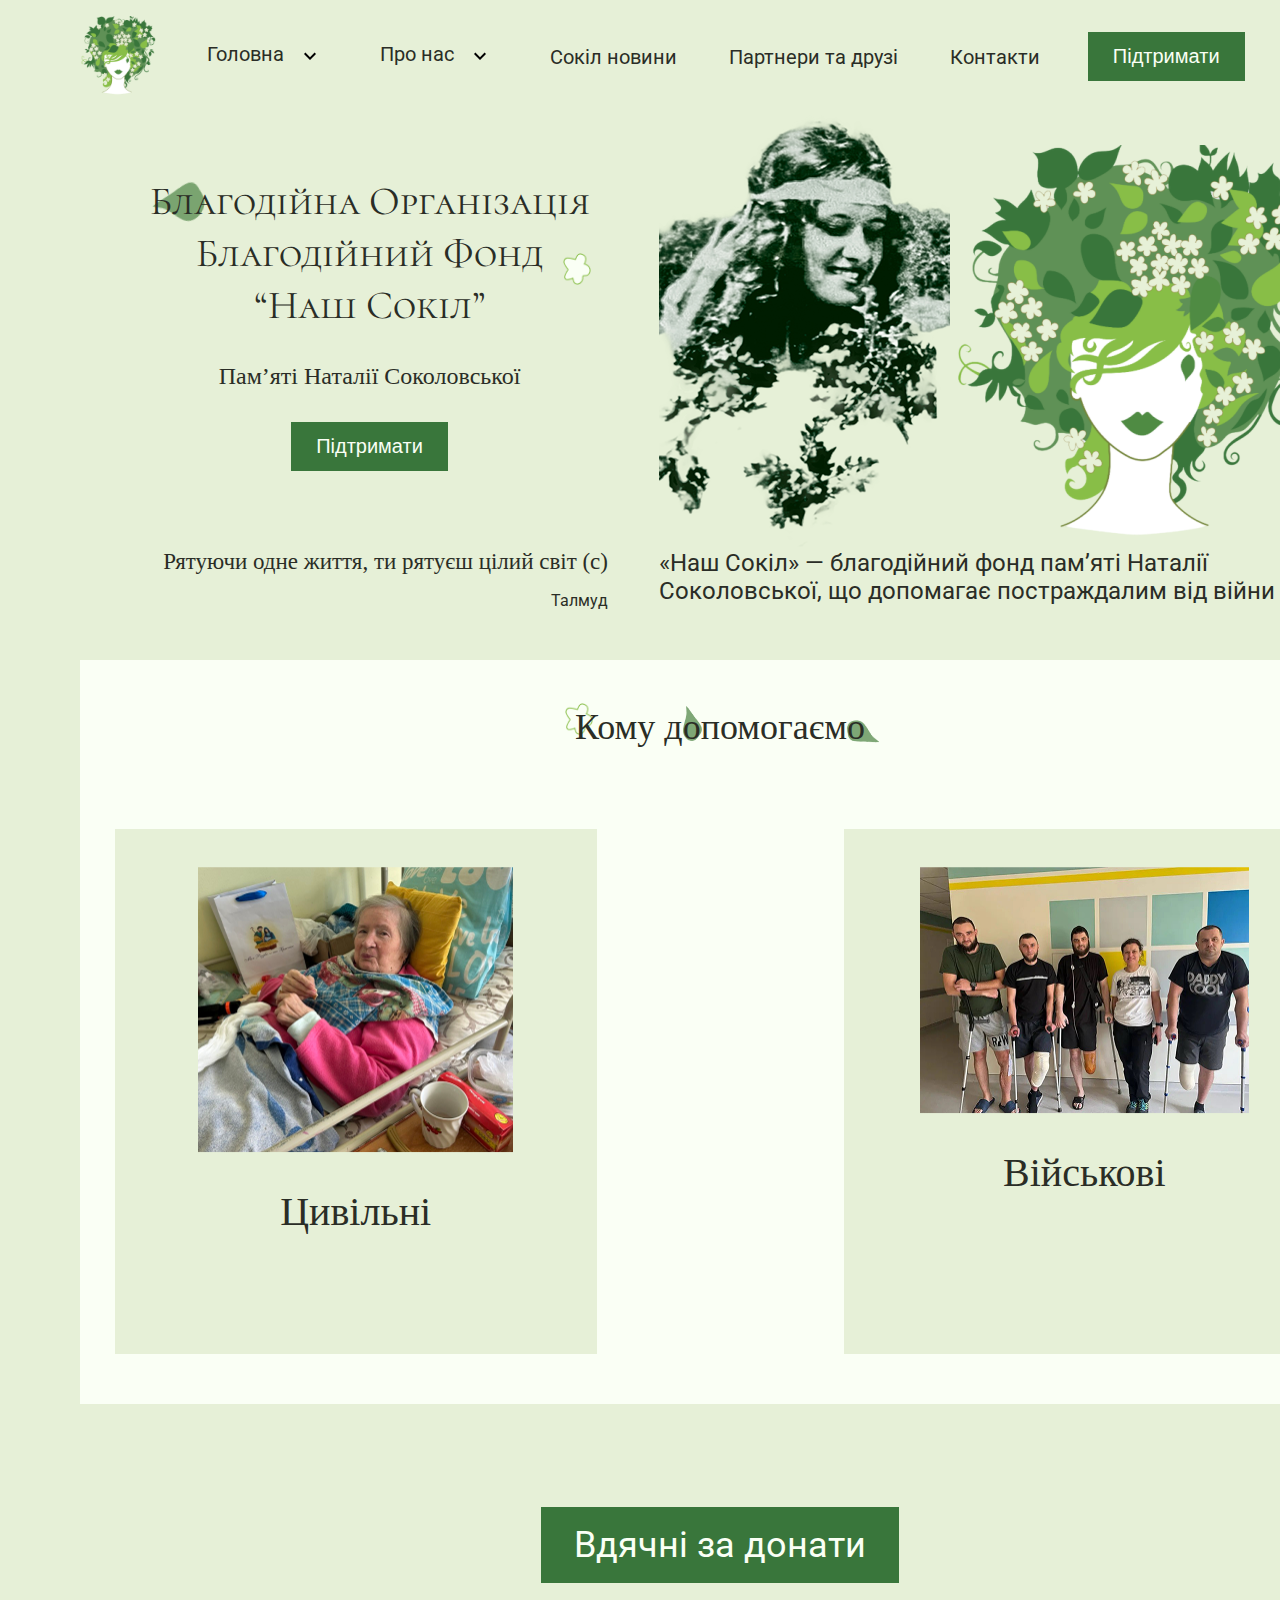
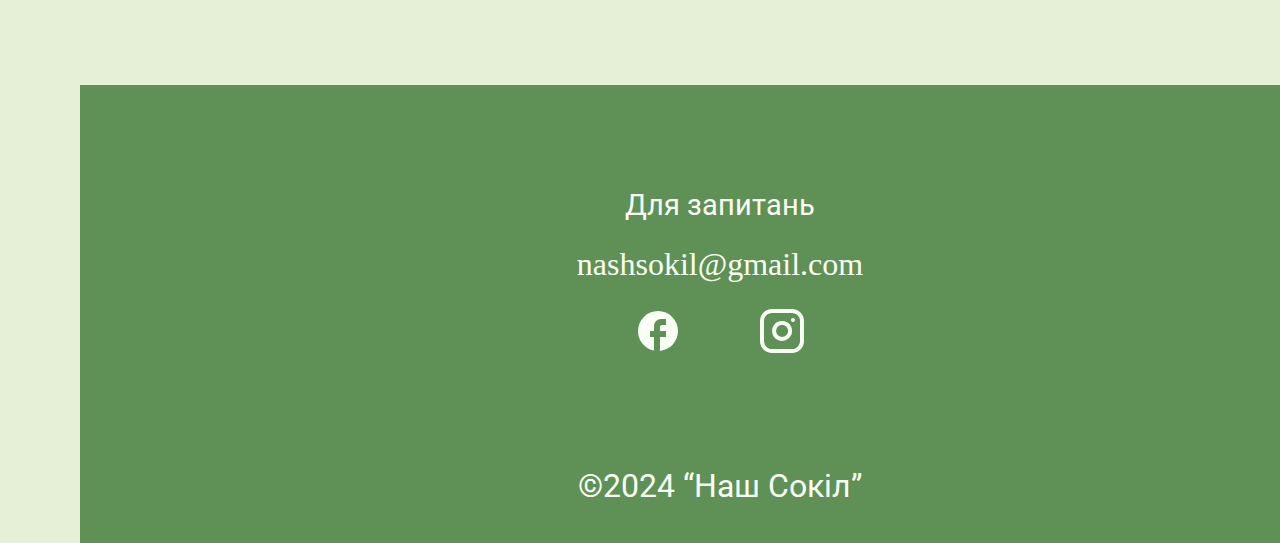
<file: index.html>
<!DOCTYPE html>
<html lang="en">
  <head>
    <meta charset="UTF-8" />
    <meta name="viewport" content="width=device-width, initial-scale=1.0" />
    <title>Document</title>
    <link rel="preconnect" href="https://fonts.googleapis.com" />
    <link rel="preconnect" href="https://fonts.gstatic.com" crossorigin />
    <link rel="preconnect" href="https://fonts.googleapis.com" />
    <link rel="preconnect" href="https://fonts.gstatic.com" crossorigin />
    <link rel="preconnect" href="https://fonts.googleapis.com" />
    <link rel="preconnect" href="https://fonts.gstatic.com" crossorigin />
    <link rel="preconnect" href="https://fonts.googleapis.com" />
    <link rel="preconnect" href="https://fonts.gstatic.com" crossorigin />
    <link
      href="https://fonts.googleapis.com/css2?family=Cormorant+Unicase:wght@300;400;500;600;700&family=Roboto:ital,wght@0,100..900;1,100..900&family=Tinos:ital,wght@0,400;0,700;1,400;1,700&display=swap"
      rel="stylesheet"
    />
    <link rel="stylesheet" href="./css/style.css" />
  </head>
  <body>
    <div class="container">
      <header class="header">
        <img src="./pictures/logo.png" alt="logotype" class="header__logo" />
        <ul class="header__list">
          <li class="header__item">
            <p class="header__text">Головна</p>
            <button class="header__select">
              <svg class="header__svg">
                <use href="./pictures/symbol-defs.svg#icon-arrow-down" />
              </svg>
            </button>
          </li>
          <li class="header__item">
            <p class="header__text">Про нас</p>
            <button class="header__select">
              <svg class="header__svg">
                <use href="./pictures/symbol-defs.svg#icon-arrow-down" />
              </svg>
            </button>
          </li>
          <li class="header__item">
            <p class="header__text">Сокіл новини</p>
          </li>
          <li class="header__item">
            <p class="header__text">Партнери та друзі</p>
          </li>
          <li class="header__item">
            <p class="header__text">Контакти</p>
          </li>
        </ul>
        <button class="suport__button">Підтримати</button>
        <div class="header__box">
          <img src="./pictures/ukraine.png" alt="" class="header__country" />
          <button class="header__select">
            <svg class="header__svg">
              <use href="./pictures/symbol-defs.svg#icon-arrow-down" />
            </svg>
          </button>
        </div>
      </header>
      <div class="hero">
        <div class="hero__first">
          <h1 class="hero__title">
            Благодійна Організація Благодійний Фонд<br />
            “Наш Сокіл”
          </h1>
          <img src="./pictures/leaf.png" alt="" class="hero__leaf" />
          <img src="./pictures/flower.png" alt="" class="hero__flower" />
          <h4 class="hero__subtitle">Пам’яті Наталії Соколовської</h4>
          <button class="suport__button">Підтримати</button>
        </div>
        <div class="hero__second">
          <img src="./pictures/hero-picture.png" alt="" class="hero__woman" />
          <img src="./pictures/logo.png" alt="" class="hero__logo" />
        </div>
        <div class="hero__third">
          <div class="hero__box">
            <h5 class="hero__qoute">
              Рятуючи одне життя, ти рятуєш цілий світ (с)
            </h5>
            <h6 class="hero__signature">Талмуд</h6>
          </div>
          <h6 class="hero__description">
            «Наш Сокіл» — благодійний фонд пам’яті Наталії <br />Соколовської,
            що допомагає постраждалим від війни
          </h6>
        </div>
      </div>
      <div class="help">
        <img src="./pictures/flower.png" alt="" class="help__flower" />
        <img src="./pictures/leaf.png" alt="" class="help__leaf_one" />
        <img src="./pictures/leaf.png" alt="" class="help__leaf_two" />
        <h4 class="help__title">Кому допомогаємо</h4>
        <ul class="help__list">
          <li class="help__item">
            <img src="./pictures/grandma.png" alt="" class="help__photo_one" />
            <a href="" class="help__discription">Цивільні</a>
          </li>
          <li class="help__item">
            <img src="./pictures/military.png" alt="" class="help__photo_two" />
            <a href="" class="help__discription">Військові</a>
          </li>
        </ul>
      </div>
      <div class="thanks">
        <button type="button" class="thanks__button">Вдячні за донати</button>
      </div>
      <footer class="footer">
        <h2 class="footer__answer">Для запитань</h2>
        <p class="footer__mail">nashsokil@gmail.com</p>
        <ul class="footer__list">
          <li class="footer__item">
            <svg class="footer__svg">
              <use href="./pictures/symbol-defs.svg#icon-facebook" />
            </svg>
          </li>
          <li class="footer__item">
            <svg class="footer__svg">
              <use href="./pictures/symbol-defs.svg#icon-instagram" />
            </svg>
          </li>
        </ul>

        <p class="footer__end">©2024 “Наш Сокіл”</p>
      </footer>
    </div>
  </body>
</html>
</file>
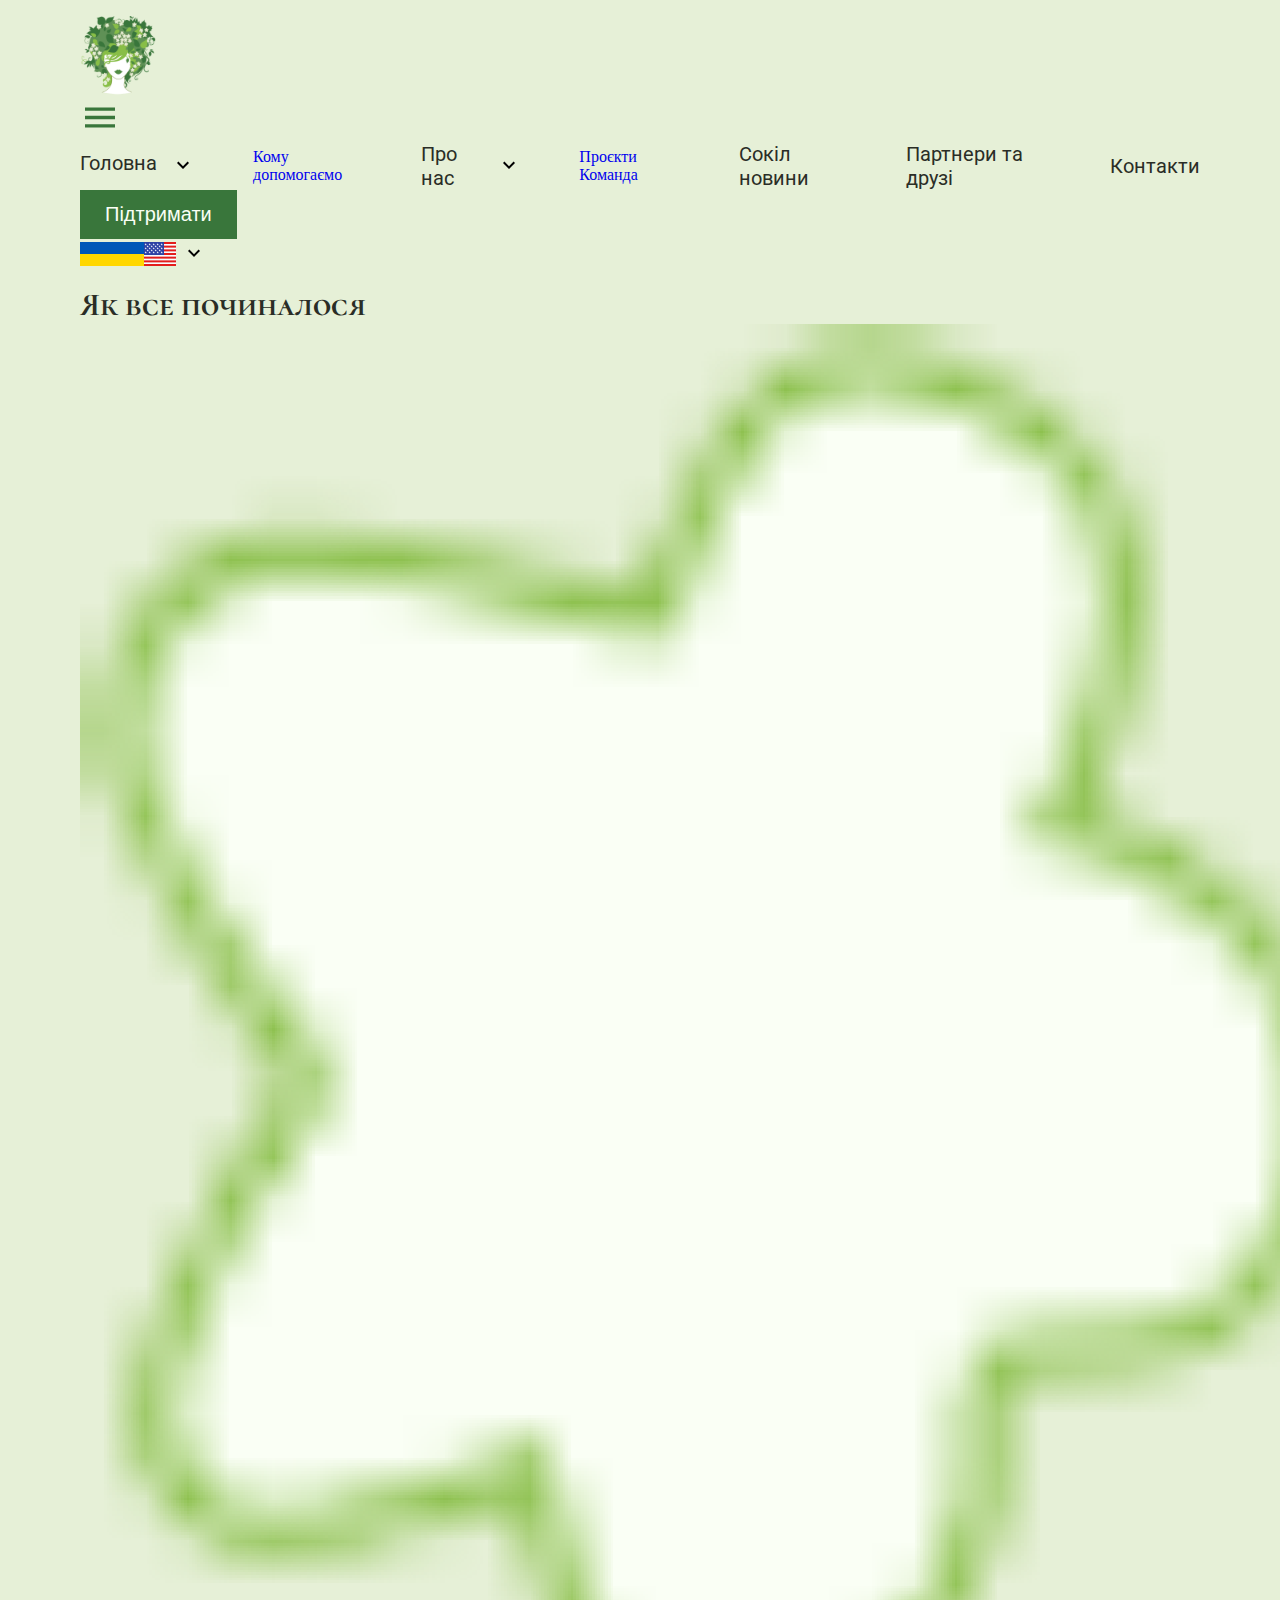
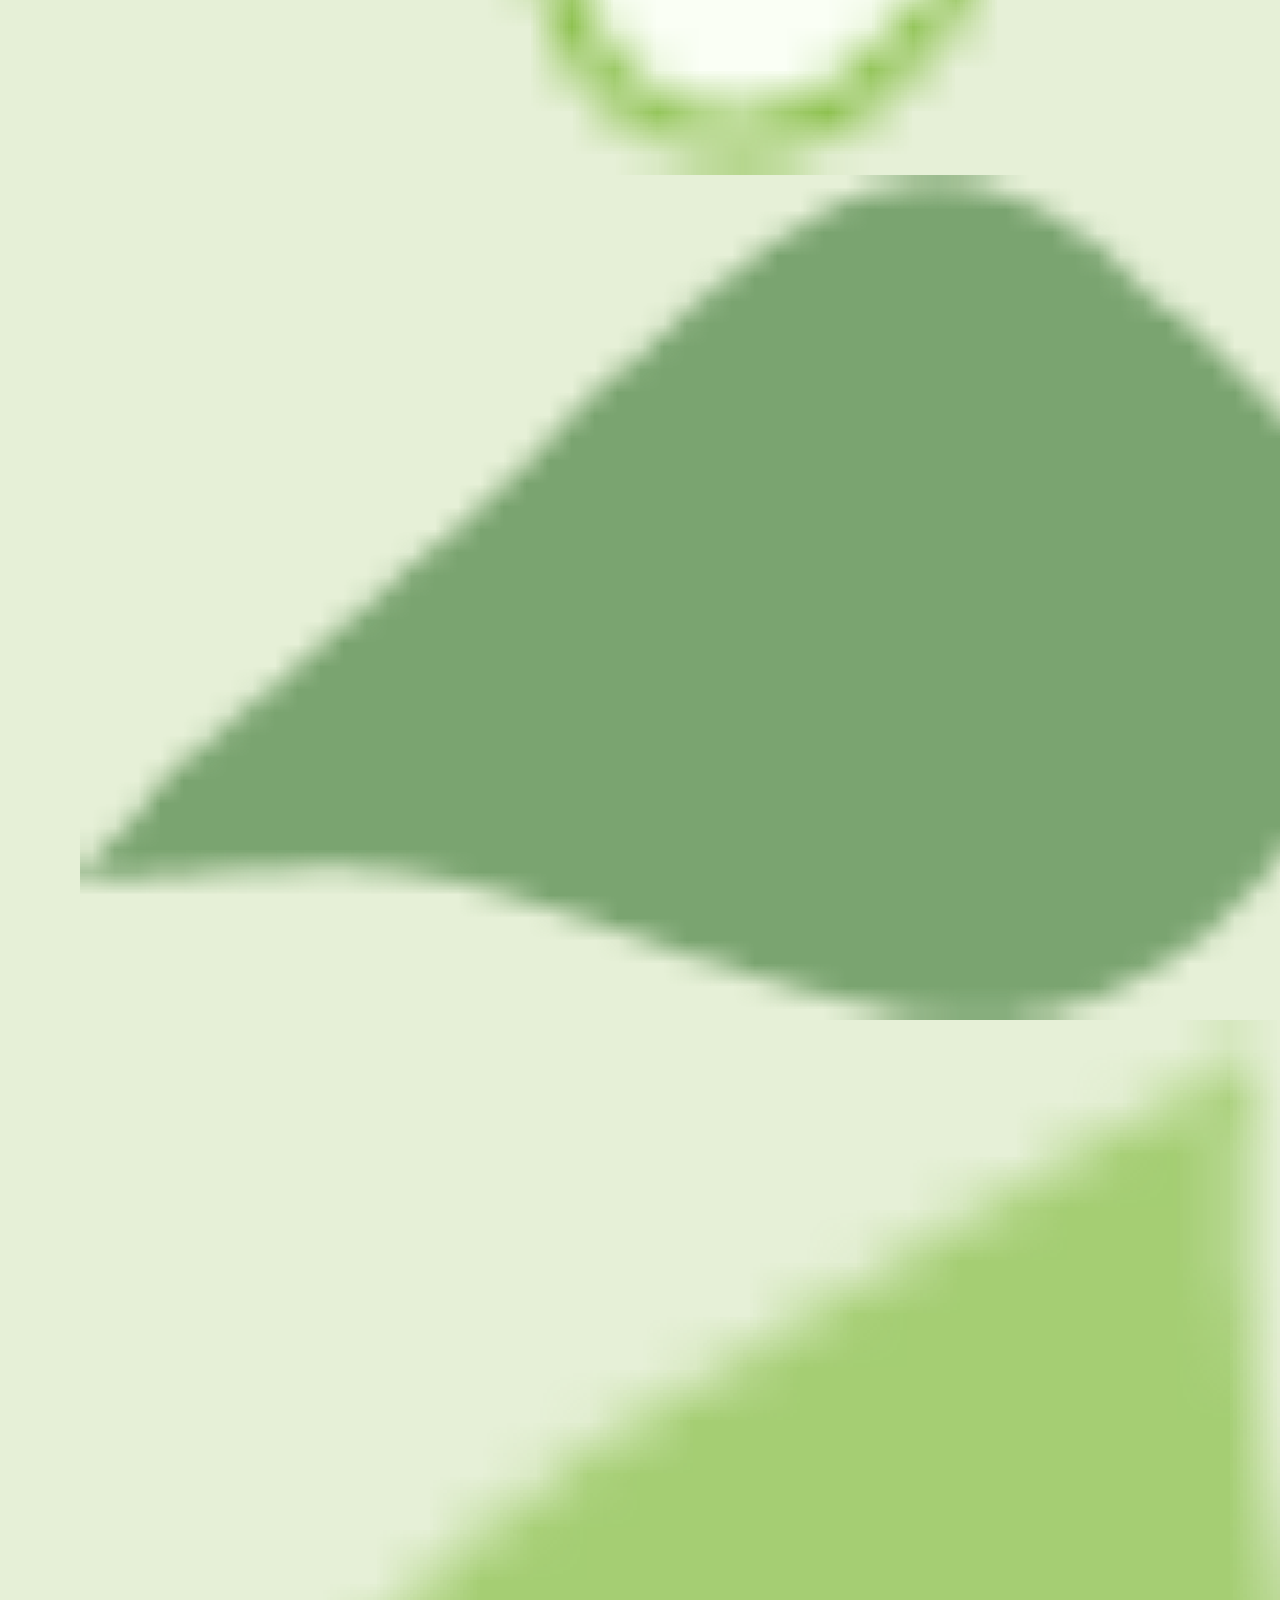
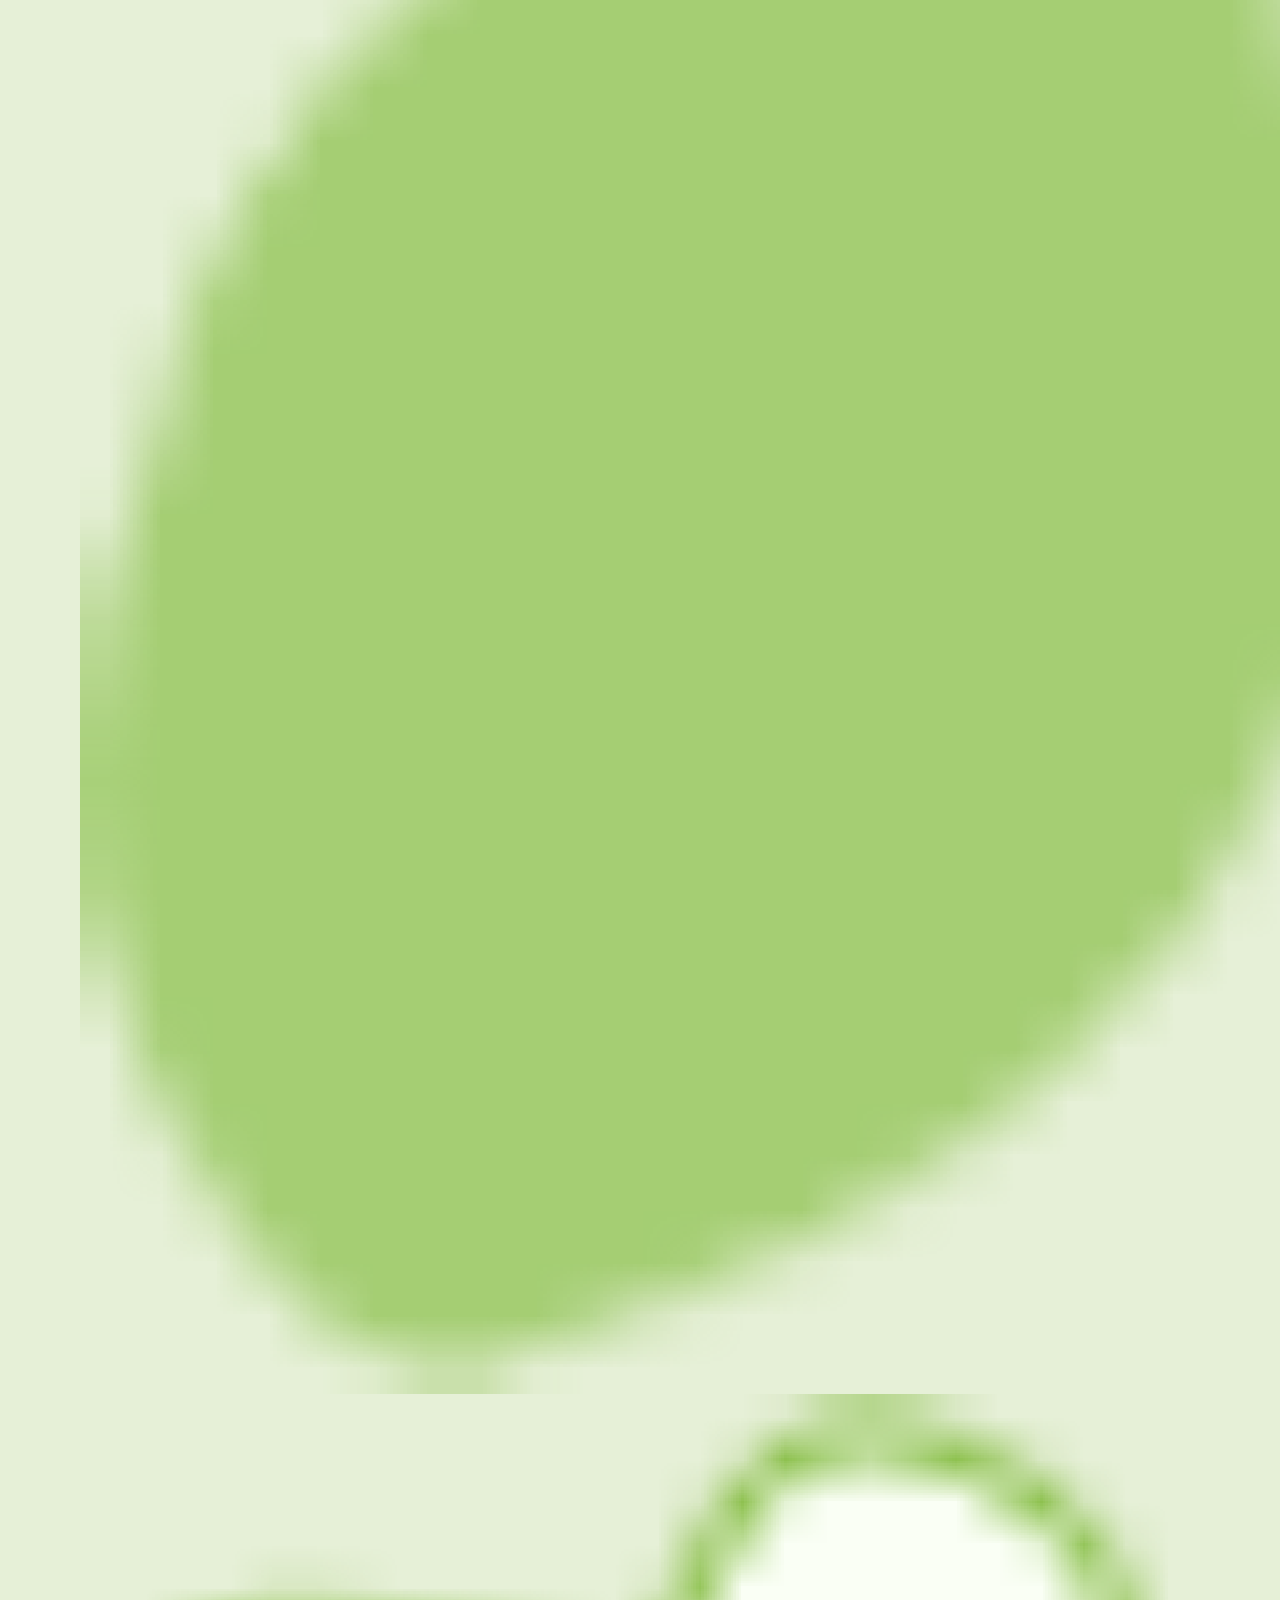
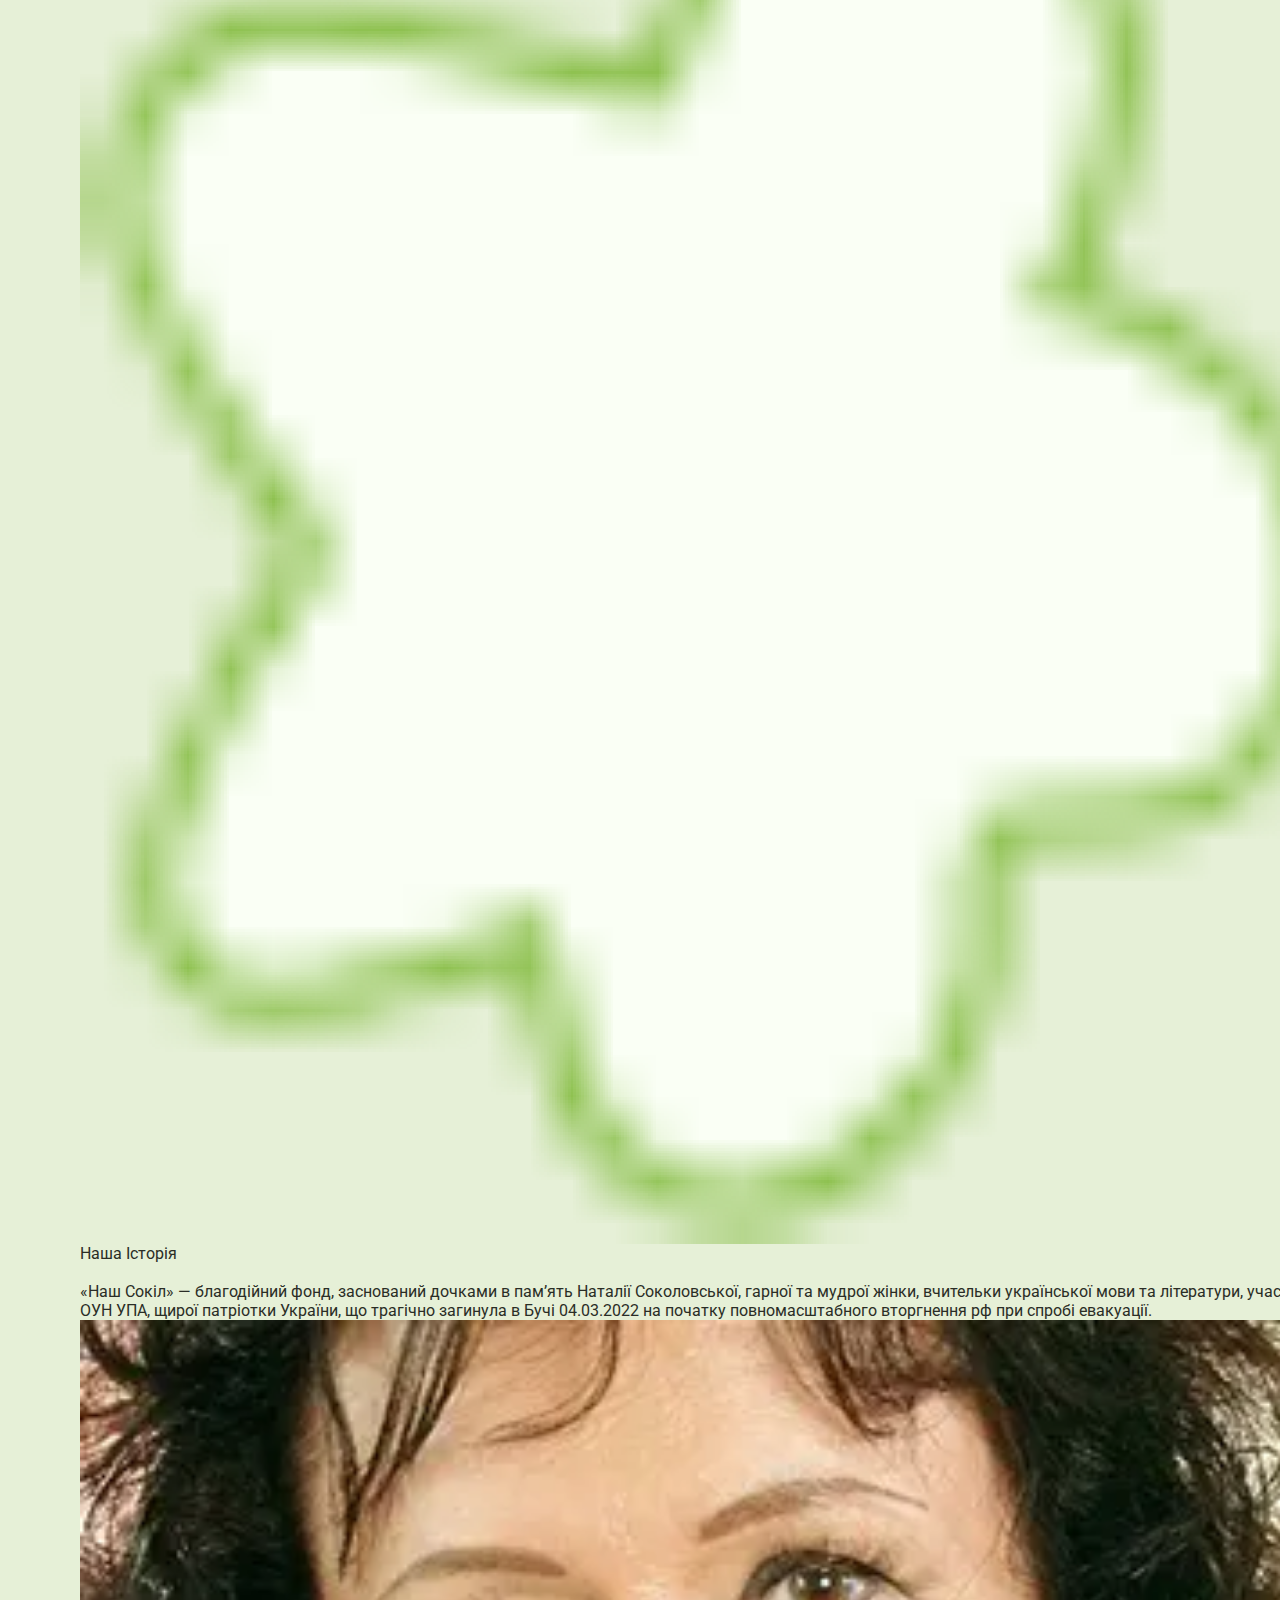
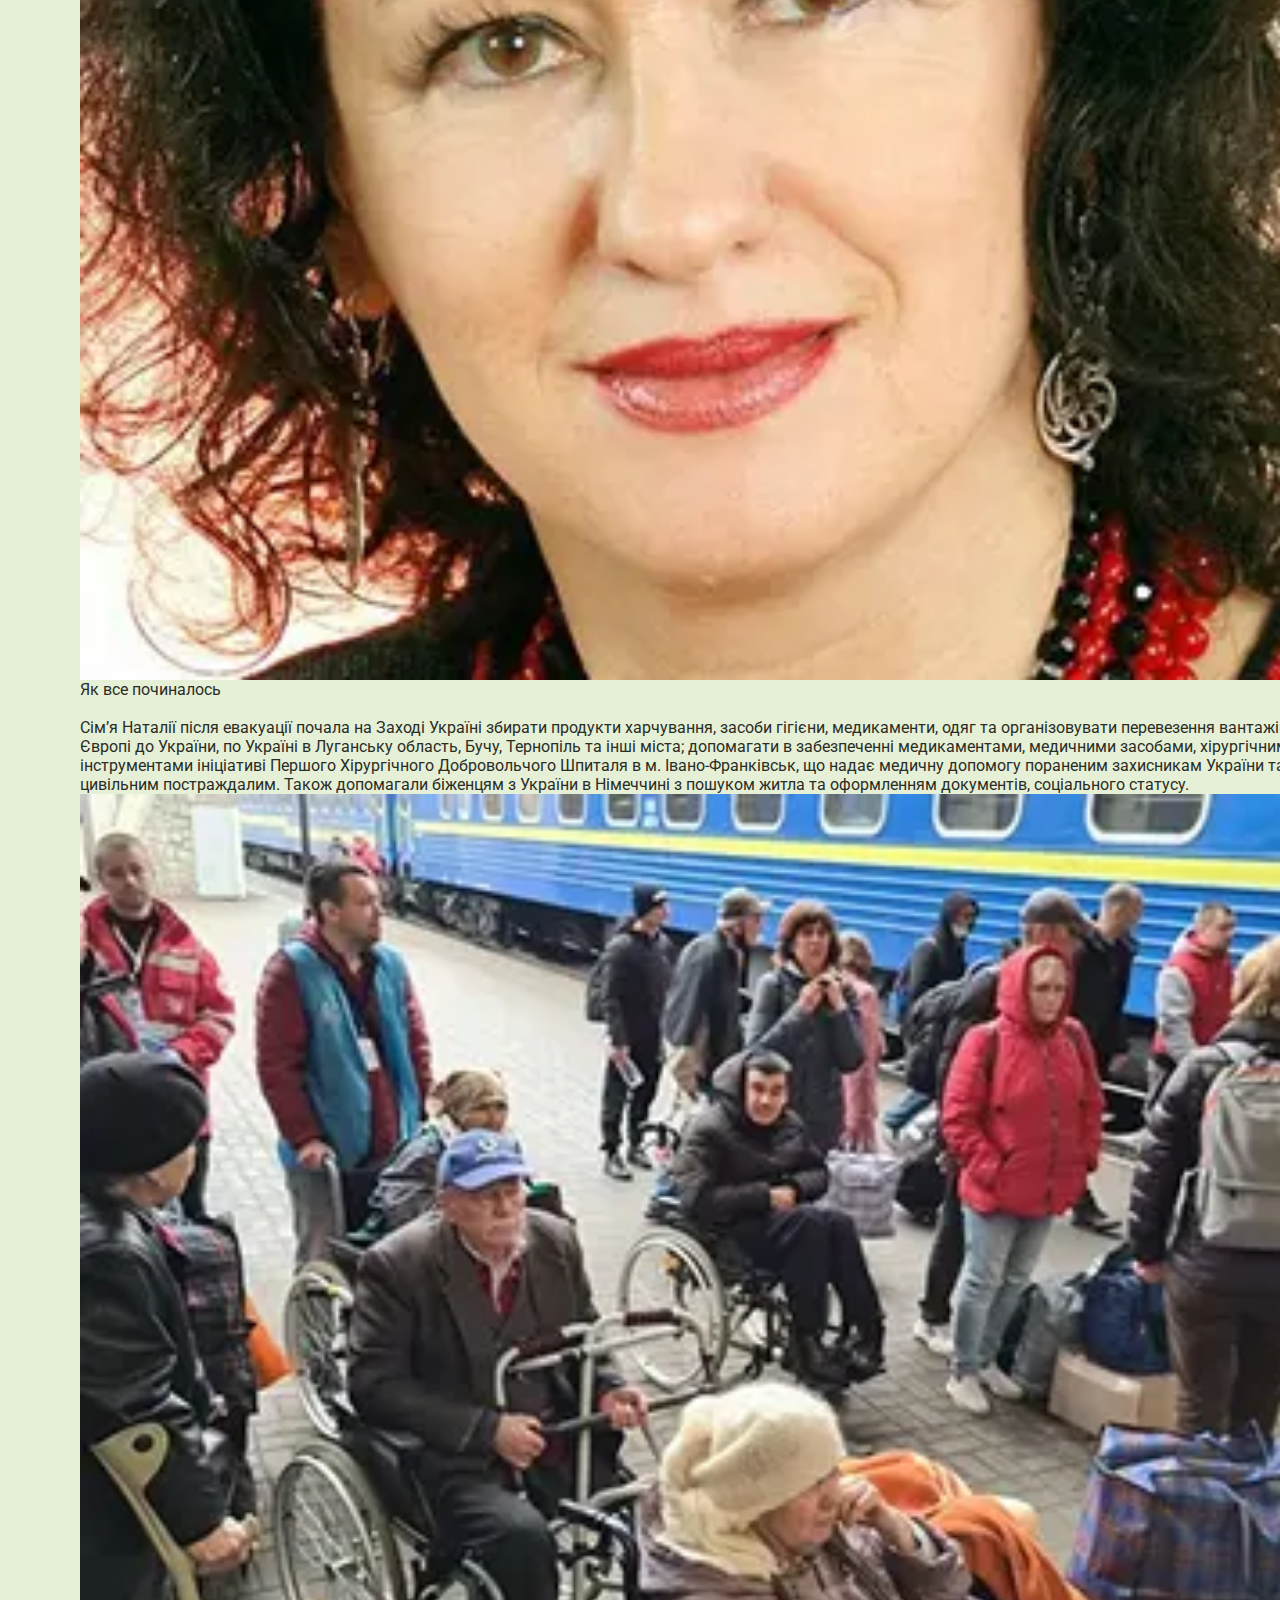
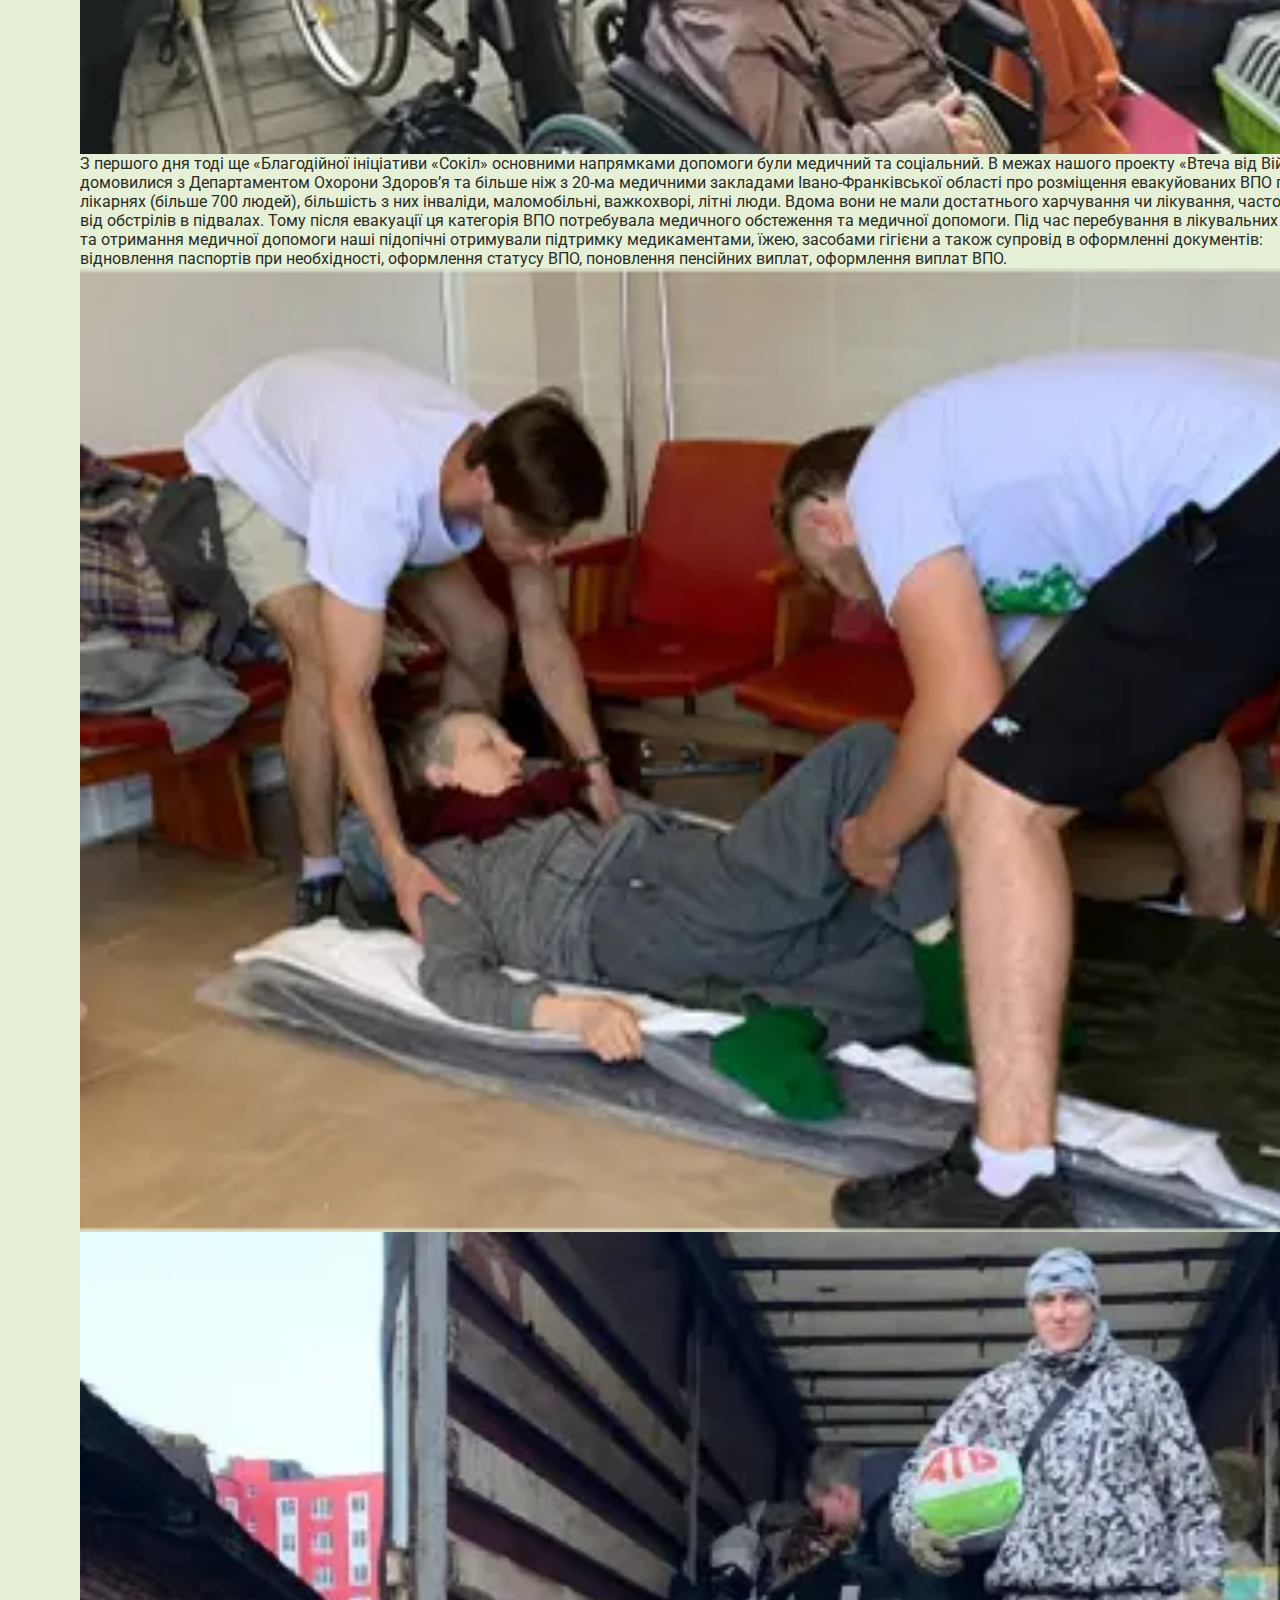
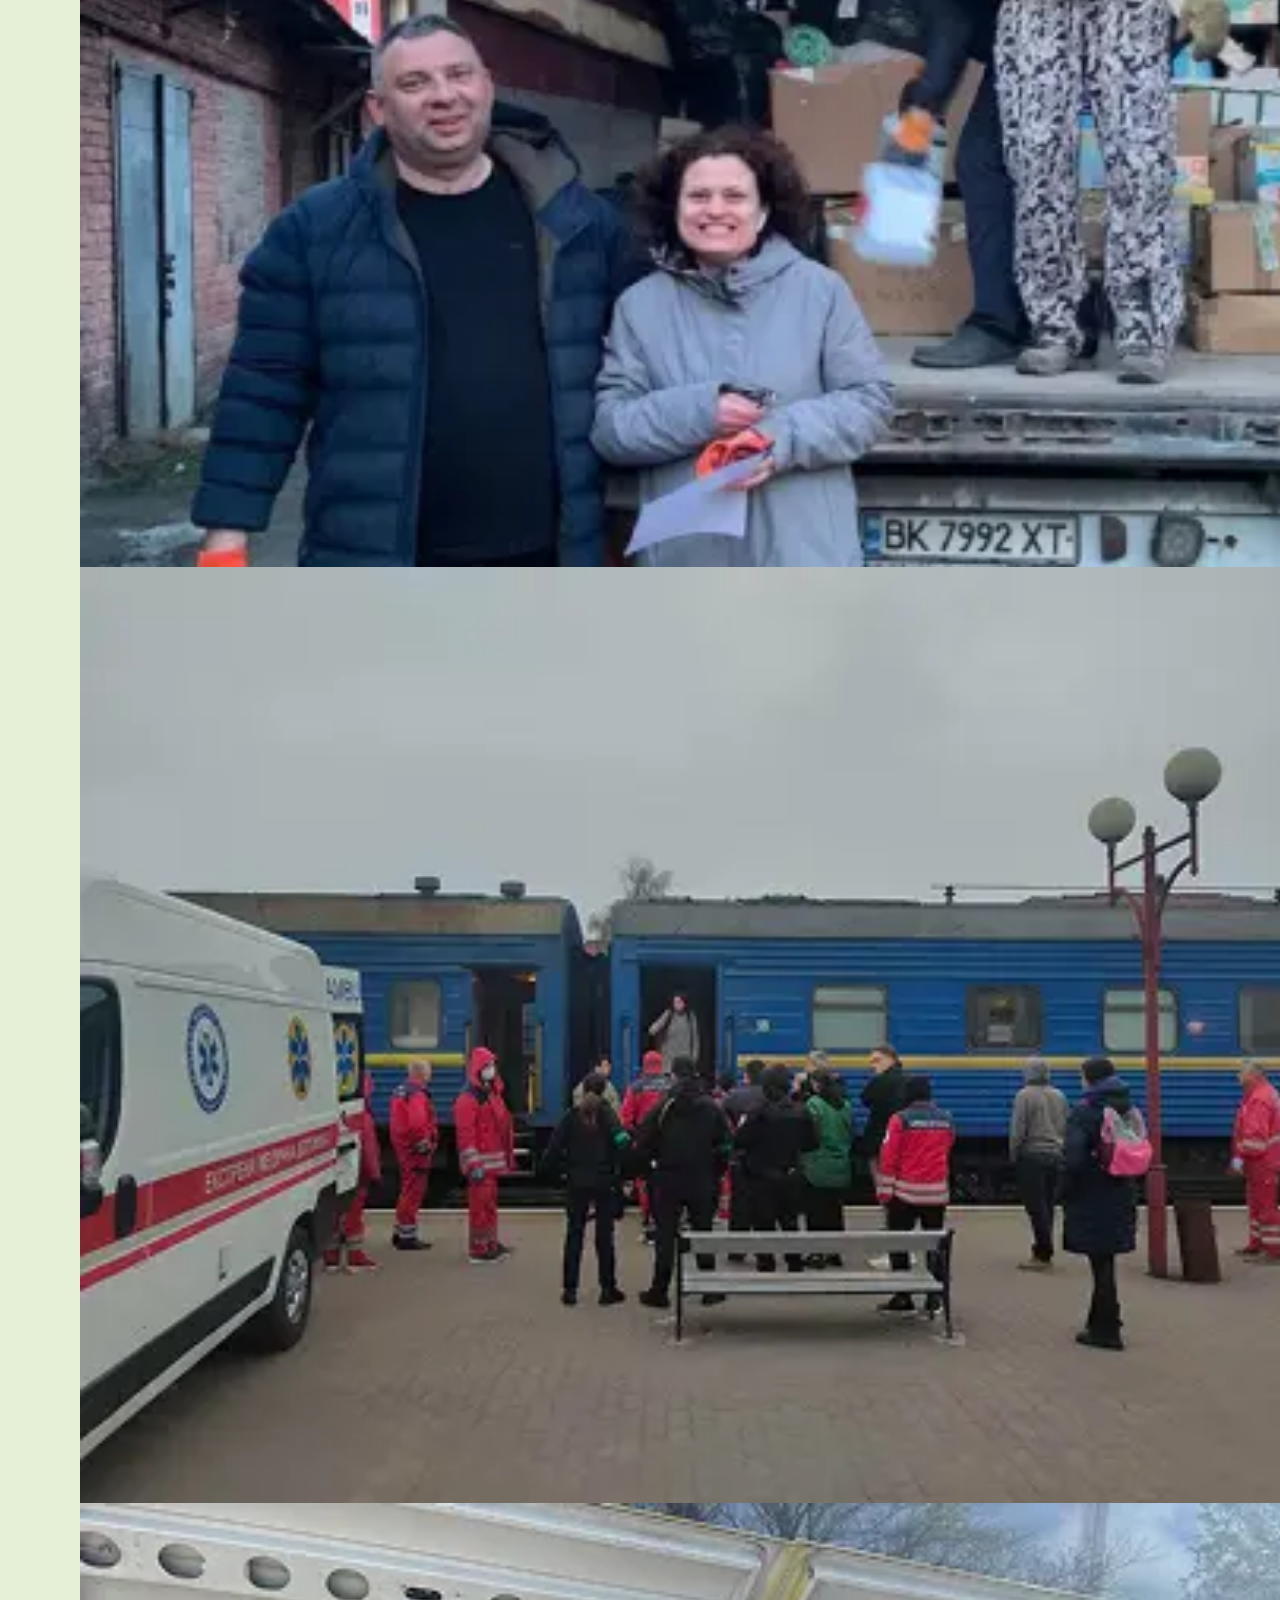
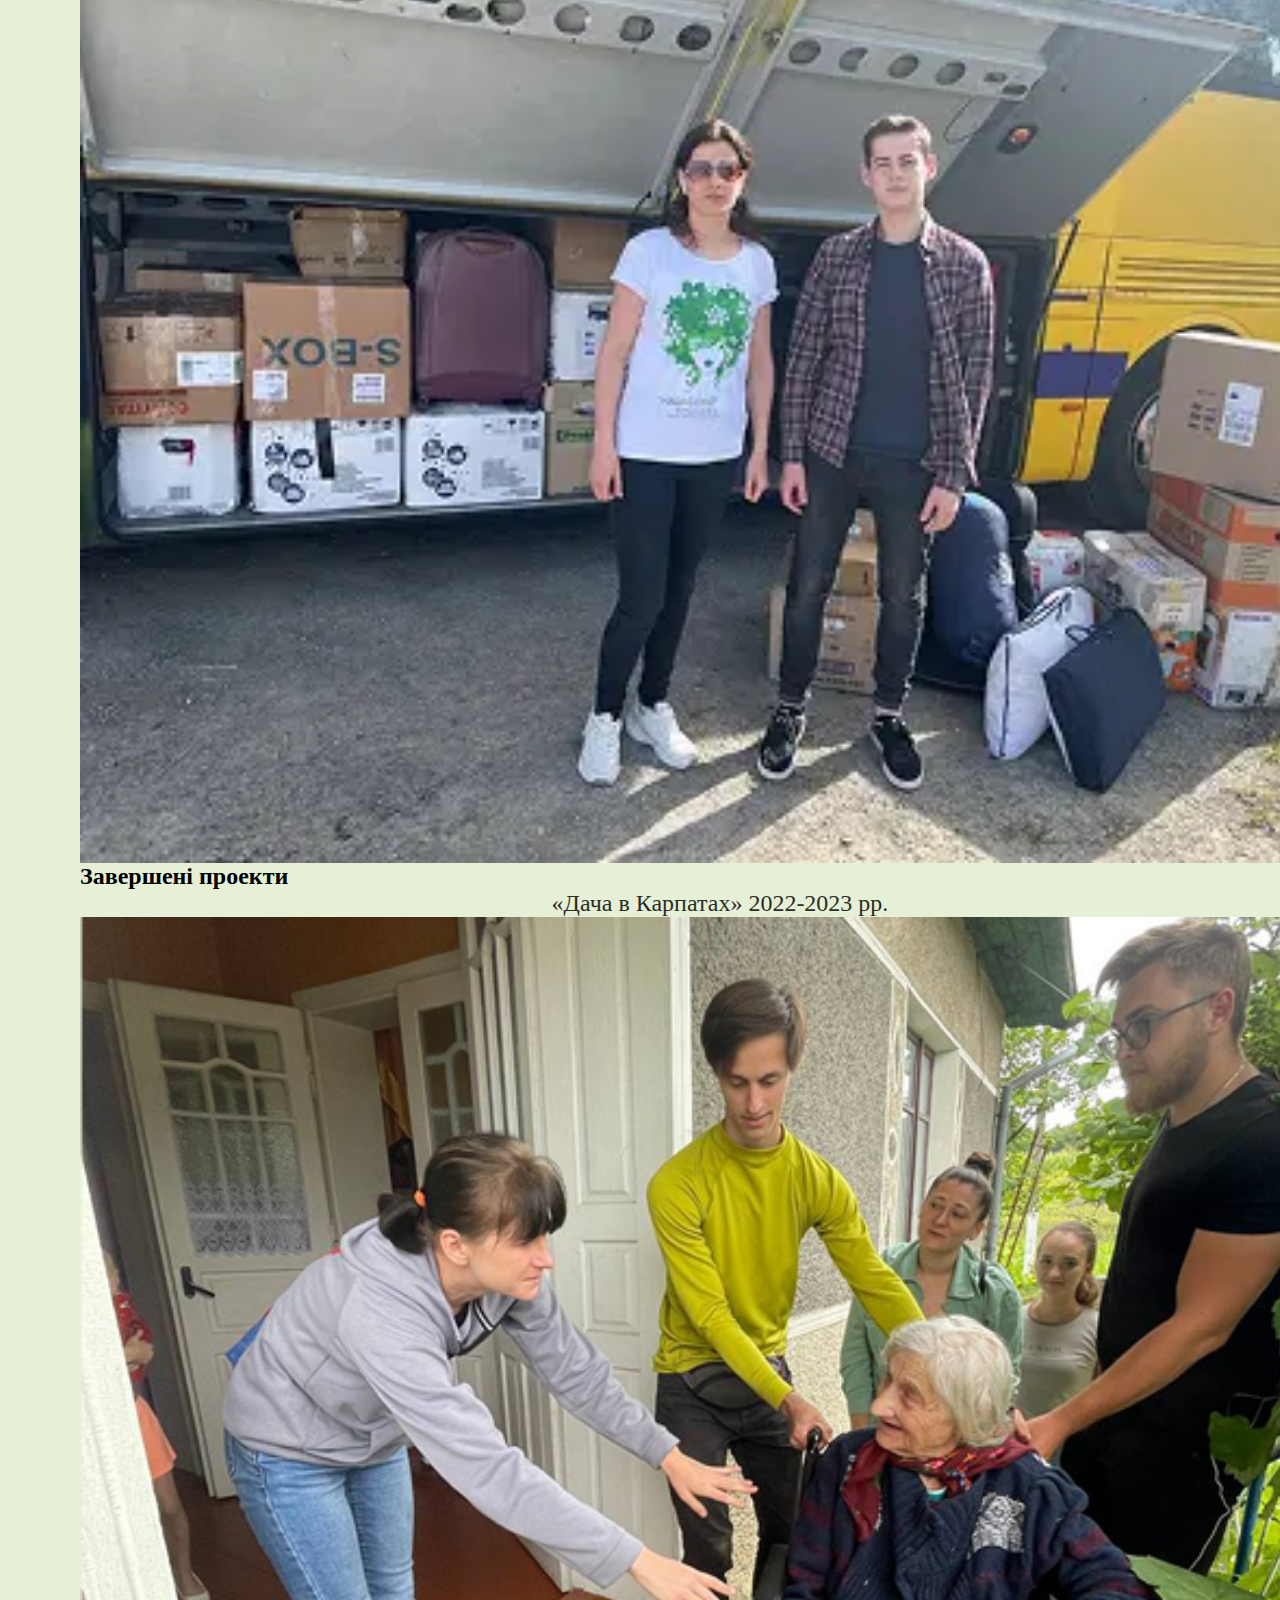
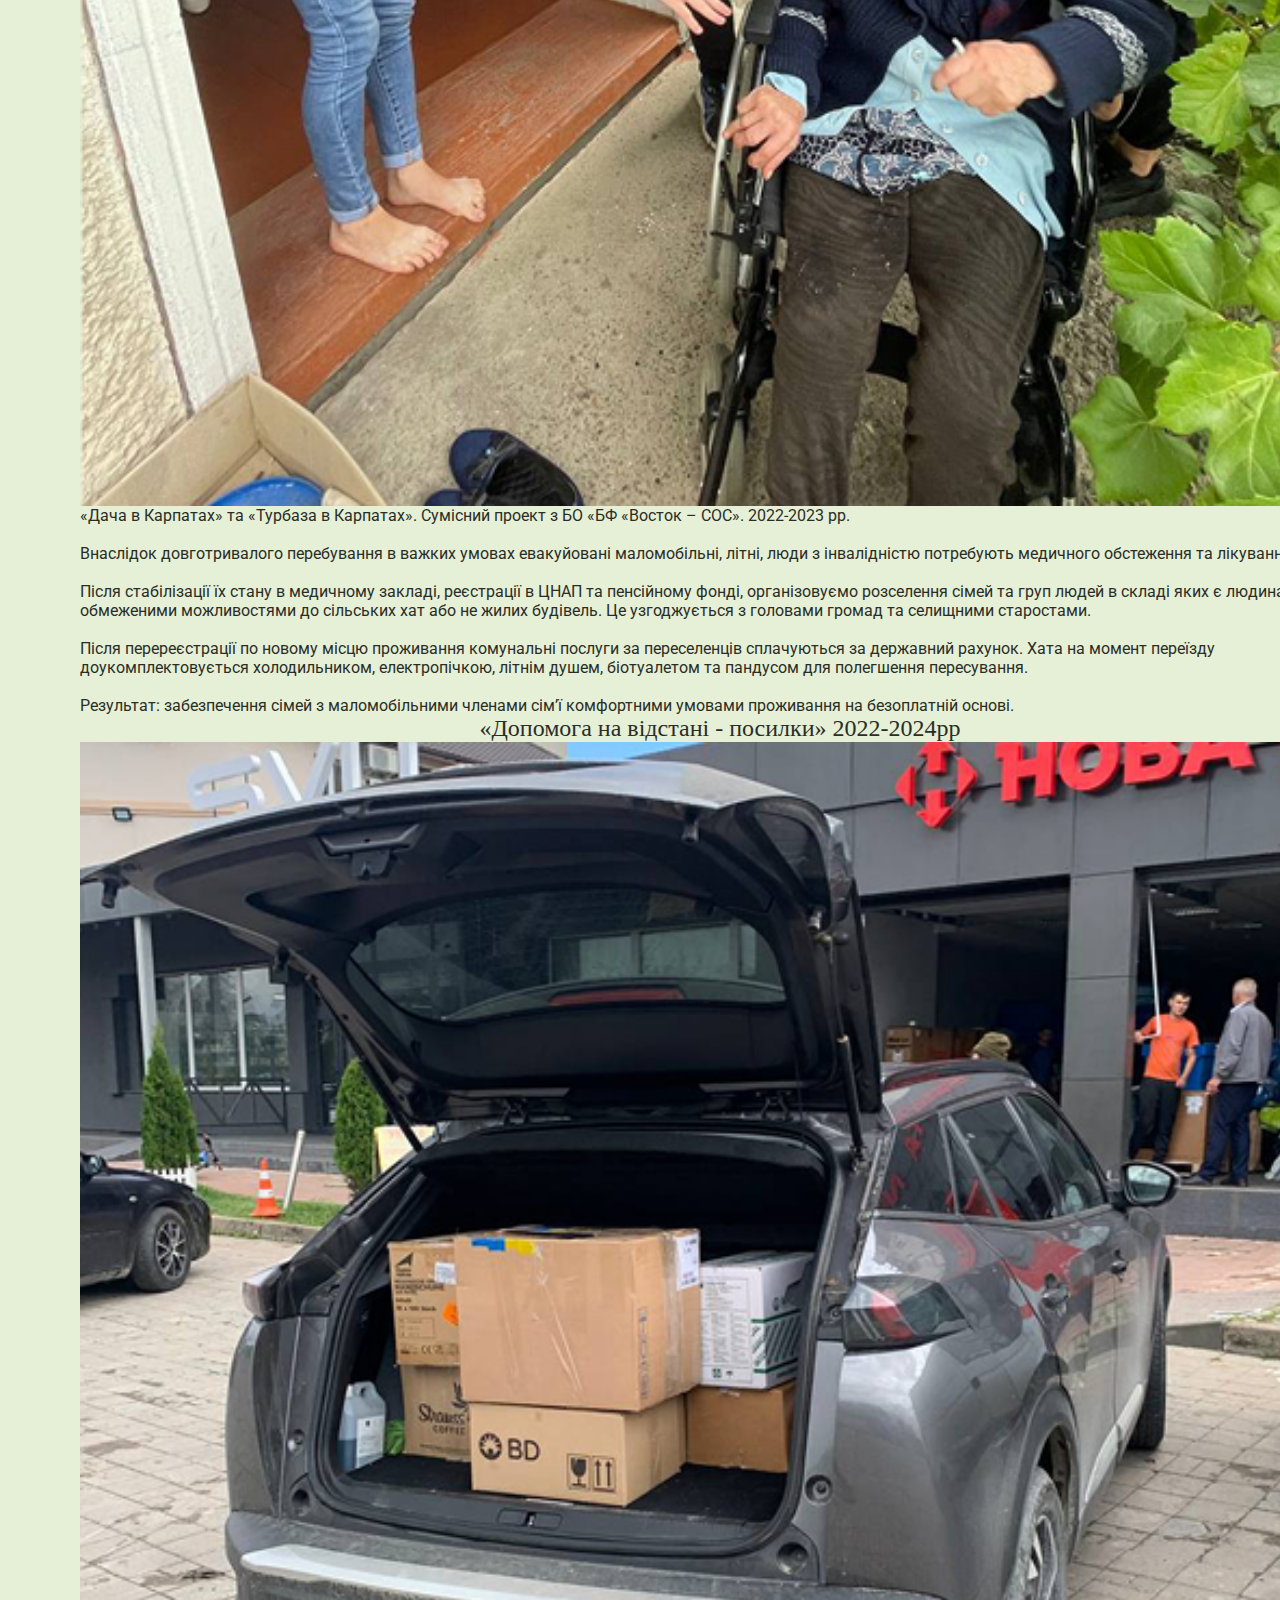
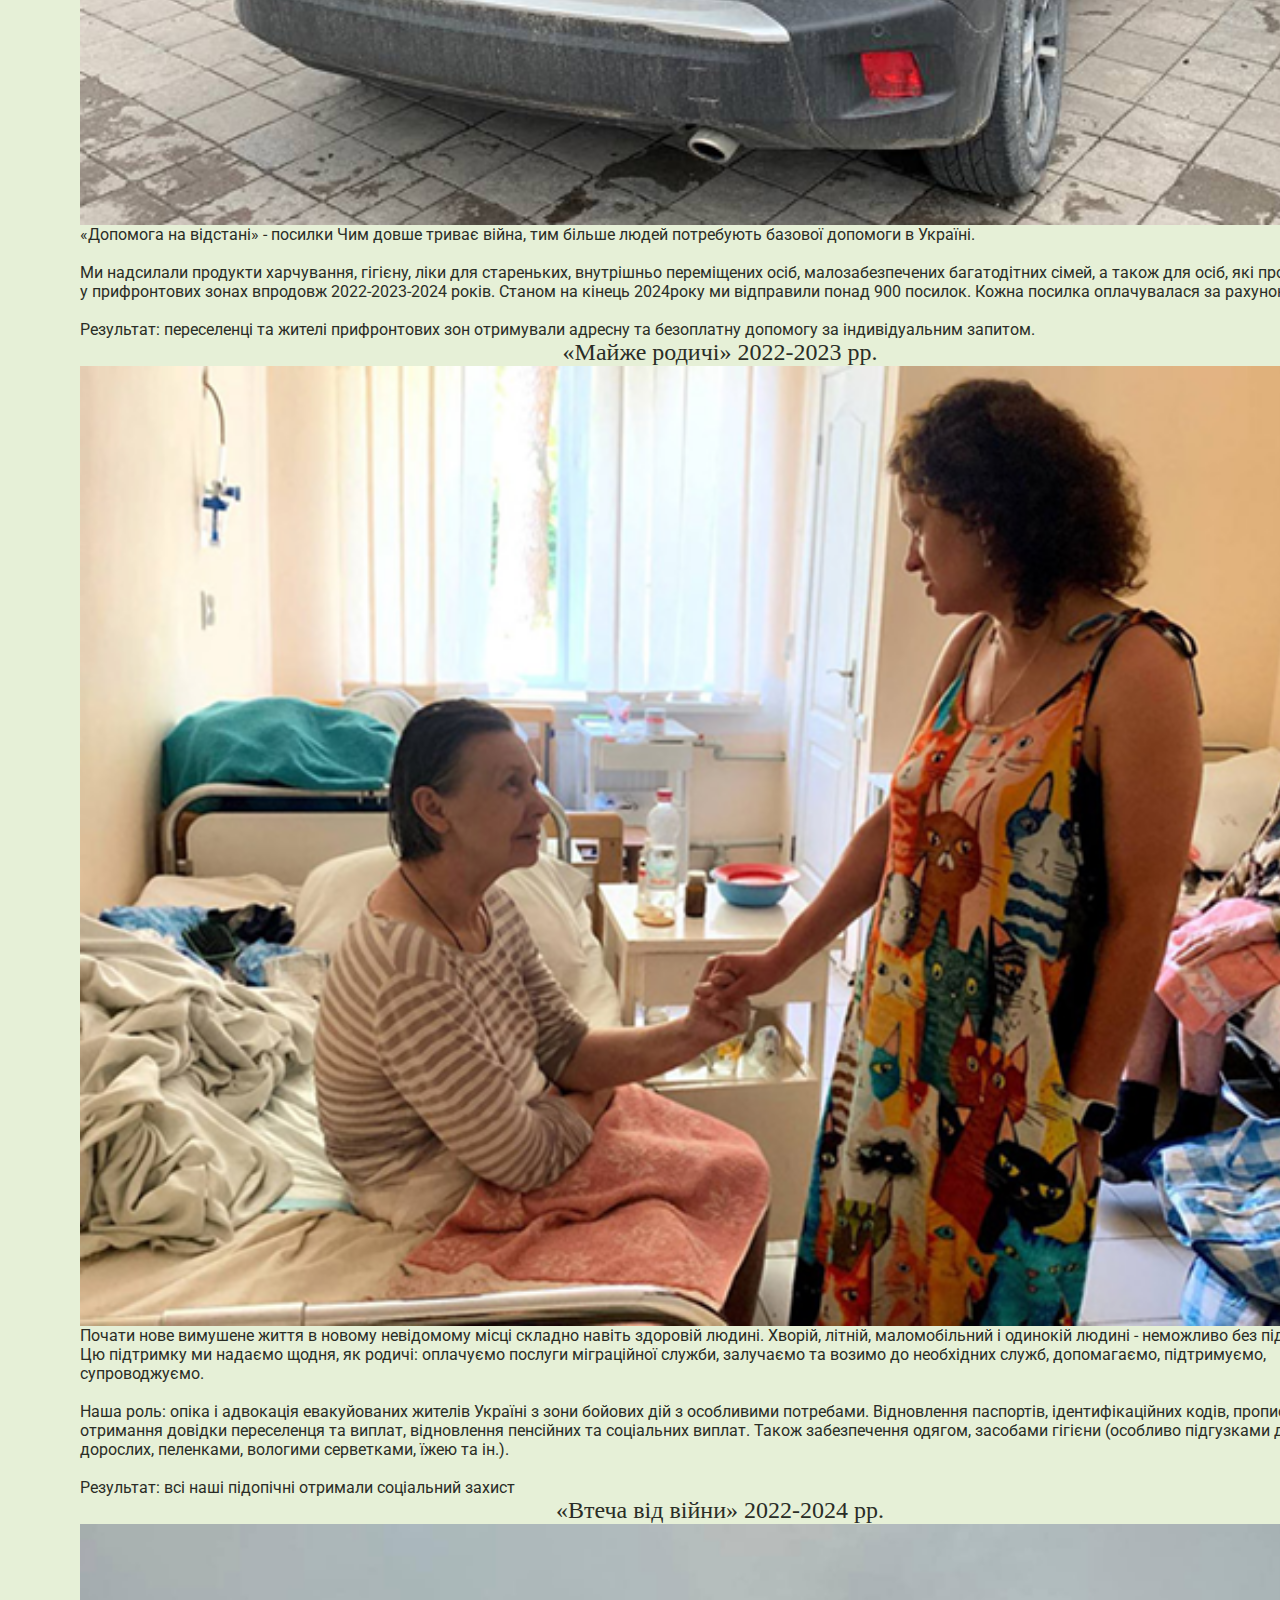
<file: about-us.html>
<!DOCTYPE html>
<html lang="en">
  <head>
    <meta charset="UTF-8" />
    <meta name="viewport" content="width=device-width, initial-scale=1.0" />
    <title>Document</title>
    <link rel="preconnect" href="https://fonts.googleapis.com" />
    <link rel="preconnect" href="https://fonts.gstatic.com" crossorigin />
    <link rel="preconnect" href="https://fonts.googleapis.com" />
    <link rel="preconnect" href="https://fonts.gstatic.com" crossorigin />
    <link rel="preconnect" href="https://fonts.googleapis.com" />
    <link rel="preconnect" href="https://fonts.gstatic.com" crossorigin />
    <link rel="preconnect" href="https://fonts.googleapis.com" />
    <link rel="preconnect" href="https://fonts.gstatic.com" crossorigin />
    <link
      href="https://fonts.googleapis.com/css2?family=Cormorant+Unicase:wght@300;400;500;600;700&family=Roboto:ital,wght@0,100..900;1,100..900&family=Tinos:ital,wght@0,400;0,700;1,400;1,700&display=swap"
      rel="stylesheet"
    />
    <link rel="stylesheet" href="./css/style.css" />
  </head>
  <body class="about-us-body">
    <header class="header">
        <div class="container cont__header">
        <img src="./pictures/logo.png" alt="logotype" class="header__logo" href="index.html"/>
        <svg xmlns="http://www.w3.org/2000/svg" width="40" height="41" viewBox="0 0 40 41" fill="none" class="header__mobile-menu">
          <path d="M5 30.5V27.1667H35V30.5H5ZM5 22.1667V18.8333H35V22.1667H5ZM5 13.8333V10.5H35V13.8333H5Z" fill="#39763B"/>
        </svg>
        <ul class="header__list">
          <li class="header__item">
            <a class="header__text" href="index.html">Головна</a>
            <button class="header__select" id="arrow-first">
              <svg class="header__svg">
                <use href="./pictures/symbol-defs.svg#icon-arrow-down" />
              </svg>
            </button>
          </li>
          <a href="./help.html" class="header__our-help">Кому допомогаємо</a>
          <li class="header__item">
            <a class="header__text" href="./about-us.html">Про нас</a>
            <button class="header__select" id="arrow-second">
              <svg class="header__svg">
                <use href="./pictures/symbol-defs.svg#icon-arrow-down" />
              </svg>
            </button>
          </li>
          <div class="header__popout">
          <a href="./projects.html" class="header__projects" >Проєкти</a>
          <a href="./team.html" class="header__team" >Команда</a>
        </div>
          <li class="header__item">
            <a class="header__text" href="./news.html">Сокіл новини</a>
          </li>
          <li class="header__item">
            <a class="header__text" href="./partners.html">Партнери та друзі</a>
          </li>
          <li class="header__item">
            <a class="header__text" href="./contacts.html">Контакти</a>
          </li>
        </ul>
        <button class="suport__button" onclick="window.location.href='/support.html'">Підтримати</button>
        <div class="header__box">
          <img src="./pictures/ukraine.png" alt="" class="header__country" id="ukraine"/>
          <img src="./pictures/ukraine.png" alt="" class="header__country" id="place"/>
          <img src="./pictures/usa.png" alt="" class="header__country" id="usa"/>
          <button class="header__select" id="languageHeader">
            <svg class="header__svg" id="languageHeaderArrow">
              <use href="./pictures/symbol-defs.svg#icon-arrow-down" />
            </svg>
          </button>
        </div>
      </div>
      </header>
    <div class="container">
      <div class="start">
        <h1 class="start-title">Як все починалося
        <img src="./pictures/flower.png" alt="" class="start-flower-one" id="flower">
        <img src="./pictures/leaf.png" alt="" class="start-leaf-one" id="leaf-one">
        <img src="./pictures/leaf-two.png" alt="" class="start-leaf-two" id="leaf-two">
        <img src="./pictures/flower.png" alt="" class="start-flower-two" id="flower">
        </h1>
        <ul class="start-list">
          <li class="start-item">
            <p class="start-text">
              Наша Історія
              <br />
              <br />
              «Наш Сокіл» — благодійний фонд, заснований дочками в памʼять
              Наталії Соколовської, гарної та мудрої жінки, вчительки
              української мови та літератури, учасником ОУН УПА, щирої патріотки
              України, що трагічно загинула в Бучі 04.03.2022 на початку
              повномасштабного вторгнення рф при спробі евакуації.
            </p>
            <img
              src="./pictures/about-us-pic/about-us-pic1.webp"
              alt=""
              class="start-pic"
            />
          </li>
          <li class="start-item">
            <p class="start-text">
              Як все починалось
              <br />
              <br />
              Сімʼя Наталії після евакуації почала на Заході Україні збирати
              продукти харчування, засоби гігієни, медикаменти, одяг та
              організовувати перевезення вантажів з країн Європі до України, по
              Україні в Луганську область, Бучу, Тернопіль та інші міста;
              допомагати в забезпеченні медикаментами, медичними засобами,
              хірургічними інструментами ініціативі Першого Хірургічного
              Добровольчого Шпиталя в м. Івано-Франківськ, що надає медичну
              допомогу пораненим захисникам України та цивільним постраждалим.
              Також допомагали біженцям з України в Німеччині з пошуком житла та
              оформленням документів, соціального статусу.
            </p>
            <img
              src="./pictures/about-us-pic/about-us-pic2.webp"
              alt=""
              class="start-pic"
            />
          </li>
          <li class="start-item">
            <p class="start-text">
              З першого дня тоді ще «Благодійної ініціативи «Сокіл» основними
              напрямками допомоги були медичний та соціальний. В межах нашого
              проекту «Втеча від Війни» домовилися з Департаментом Охорони
              Здоров’я та більше ніж з 20-ма медичними закладами
              Івано-Франківської області про розміщення евакуйованих ВПО по
              лікарнях (більше 700 людей), більшість з них інваліди,
              маломобільні, важкохворі, літні люди. Вдома вони не мали
              достатнього харчування чи лікування, часто ховалися від обстрілів
              в підвалах. Тому після евакуації ця категорія ВПО потребувала
              медичного обстеження та медичної допомоги. Під час перебування в
              лікувальних закладах та отримання медичної допомоги наші підопічні
              отримували підтримку медикаментами, їжею, засобами гігієни а також
              супровід в оформленні документів: відновлення паспортів при
              необхідності, оформлення статусу ВПО, поновлення пенсійних виплат,
              оформлення виплат ВПО.
            </p>
            <img
              src="./pictures/about-us-pic/about-us-pic3.webp"
              alt=""
              class="start-pic"
            />
          </li>
        </ul>
      </div>
      <div class="au-gallery">
        <img
          src="./pictures/about-us-pic/about-us-pic4.webp"
          alt=""
          
        /><img
          src="./pictures/about-us-pic/about-us-pic5.webp"
          alt=""
          
        /><img
          src="./pictures/about-us-pic/about-us-pic6.webp"
          alt=""
          
        />
      </div>
      <div class="projects" id="project">
        <h2 class="project-main-title">Завершені проекти</h2>
        <ul class="project-list">
          <li class="project-item">
            <div class="project-project">
              <h4 class="project-title">«Дача в Карпатах» 2022-2023 рр.</h4>
              <img src="./pictures/about-us-pic/project-1.png" alt="" class="project-img" />
              <p class="project-text">
                «Дача в Карпатах» та «Турбаза в Карпатах». Cумісний проект з БО
                «БФ «Восток – СОС». 2022-2023 рр.
                <br />
                <br />

                Внаслідок довготривалого перебування в важких умовах евакуйовані
                маломобільні, літні, люди з інвалідністю потребують медичного
                обстеження та лікування. <br />
                <br />

                Після стабілізації їх стану в медичному закладі, реєстрації в
                ЦНАП та пенсійному фонді, організовуємо розселення сімей та груп
                людей в складі яких є людина з обмеженими можливостями до
                сільських хат або не жилих будівель. Це узгоджується з головами
                громад та селищними старостами. <br />
                <br />

                Після перереєстрації по новому місцю проживання комунальні
                послуги за переселенців сплачуються за державний рахунок. Хата
                на момент переїзду доукомплектовується холодильником,
                електропічкою, літнім душем, біотуалетом та пандусом для
                полегшення пересування.
                <br />
                <br />

                Результат: забезпечення сімей з маломобільними членами сім’ї
                комфортними умовами проживання на безоплатній основі.
              </p>
            </div>
            <div class="project-project">
              <h4 class="project-title">
                «Допомога на відстані - посилки» 2022-2024рр
              </h4>
              <img src="./pictures/about-us-pic/project-2.png" alt="" class="project-img" />
              <p class="project-text">
                «Допомога на відстані» - посилки Чим довше триває війна, тим
                більше людей потребують базової допомоги в Україні.
                <br />
                <br />

                Ми надсилали продукти харчування, гігієну, ліки для стареньких,
                внутрішньо переміщених осіб, малозабезпечених багатодітних
                сімей, а також для осіб, які проживають у прифронтових зонах
                впродовж 2022-2023-2024 років. Станом на кінець 2024року ми
                відправили понад 900 посилок. Кожна посилка оплачувалася за
                рахунок фонду.
                <br />
                <br />

                Результат: переселенці та жителі прифронтових зон отримували
                адресну та безоплатну допомогу за індивідуальним запитом.
              </p>
            </div>
          </li>
          <li class="project-item">
            <div class="project-project">
              <h4 class="project-title">«Майже родичі» 2022-2023 рр.</h4>
              <img src="./pictures/about-us-pic/project-3.png" alt="" class="project-img" />
              <p class="project-text">
                Почати нове вимушене життя в новому невідомому місці складно
                навіть здоровій людині. Хворій, літній, маломобільний і одинокій
                людині - неможливо без підтримки! Цю підтримку ми надаємо щодня,
                як родичі: оплачуємо послуги міграційної служби, залучаємо та
                возимо до необхідних служб, допомагаємо, підтримуємо,
                супроводжуємо.
                <br />
                <br />

                Наша роль: опіка і адвокація евакуйованих жителів Україні з зони
                бойових дій з особливими потребами. Відновлення паспортів,
                ідентифікаційних кодів, прописки, отримання довідки переселенця
                та виплат, відновлення пенсійних та соціальних виплат. Також
                забезпечення одягом, засобами гігієни (особливо підгузками для
                дорослих, пеленками, вологими серветками, їжею та ін.).
                <br />
                <br />

                Результат: всі наші підопічні отримали соціальний захист
              </p>
            </div>
            <div class="project-project">
              <h4 class="project-title">«Втеча від війни» 2022-2024 рр.</h4>
              <img src="./pictures/about-us-pic/project-4.png" alt="" class="project-img" />
              <p class="project-text">
                Більше 700 жителів України, до яких додому прийшли війна і
                руйнування, були евакуйовані з зони бойових дій (і потрапили під
                нашу опіку). Вони їхали в нікуди, з крихтами речей. Іноді
                поранені, більшість важкохворі і маломобільні, літні. Різними
                машинами, автобусами, потягами. І досі їдуть…
                <br />
                <br />

                З квітня 2022 року і до кінця війни ми зустрічаємо всіх.
                Екстрено, терміново або планово знаходимо прихисток: лікарні,
                дома пристарілих, шелтери, будинки, і заселяємо.
                <br />
                <br />

                Складність у тому, щоб знайти місце для людей з особливими
                потребами за декілька годин, відвести лежачих пацієнтів та весь
                їх скарб на тимчасове або нове місце проживання та облаштувати
                ГІДНЕ життя!
                <br />
                <br />

                Результат: жодна людина не залишилася на вулиці після евакуації.
              </p>
            </div>
          </li>
          <li class="project-project">
            <h4 class="project-title">Арт-терапія</h4>
            <img src="./pictures/about-us-pic/project-5.png" alt="" class="project-img" />
            <p class="project-text">
              Після евакуації маломобільні літні люди потребують поселення в
              місця з особливими умовами та доглядом на тривалий час. <br/>
              <br />
              Наша робота – пошук таких місць, створення нових місць (пошук
              фінансування для будівництва, ремонтів, обладнання, тривалого
              функціонування). 
            </p>
          </li>
        </ul>
      </div>
    </div>
    <footer class="footer">
      <div class="container cont__footer">
        <h2 class="footer__answer">Для запитань</h2>
        <p class="footer__mail">nashsokil@gmail.com</p>
        <ul class="footer__list">
          <li class="footer__item">
            <svg class="footer__svg">
              <use href="./pictures/symbol-defs.svg#icon-facebook" />
            </svg>
          </li>
          <li class="footer__item">
            <svg class="footer__svg">
              <use href="./pictures/symbol-defs.svg#icon-instagram" />
            </svg>
          </li>
        </ul>

        <p class="footer__end">©2024 “Наш Сокіл”</p>
      </div>
    </footer>
    <script type="module" src="./js/header.js"></script>
  </body>
</html>
</file>
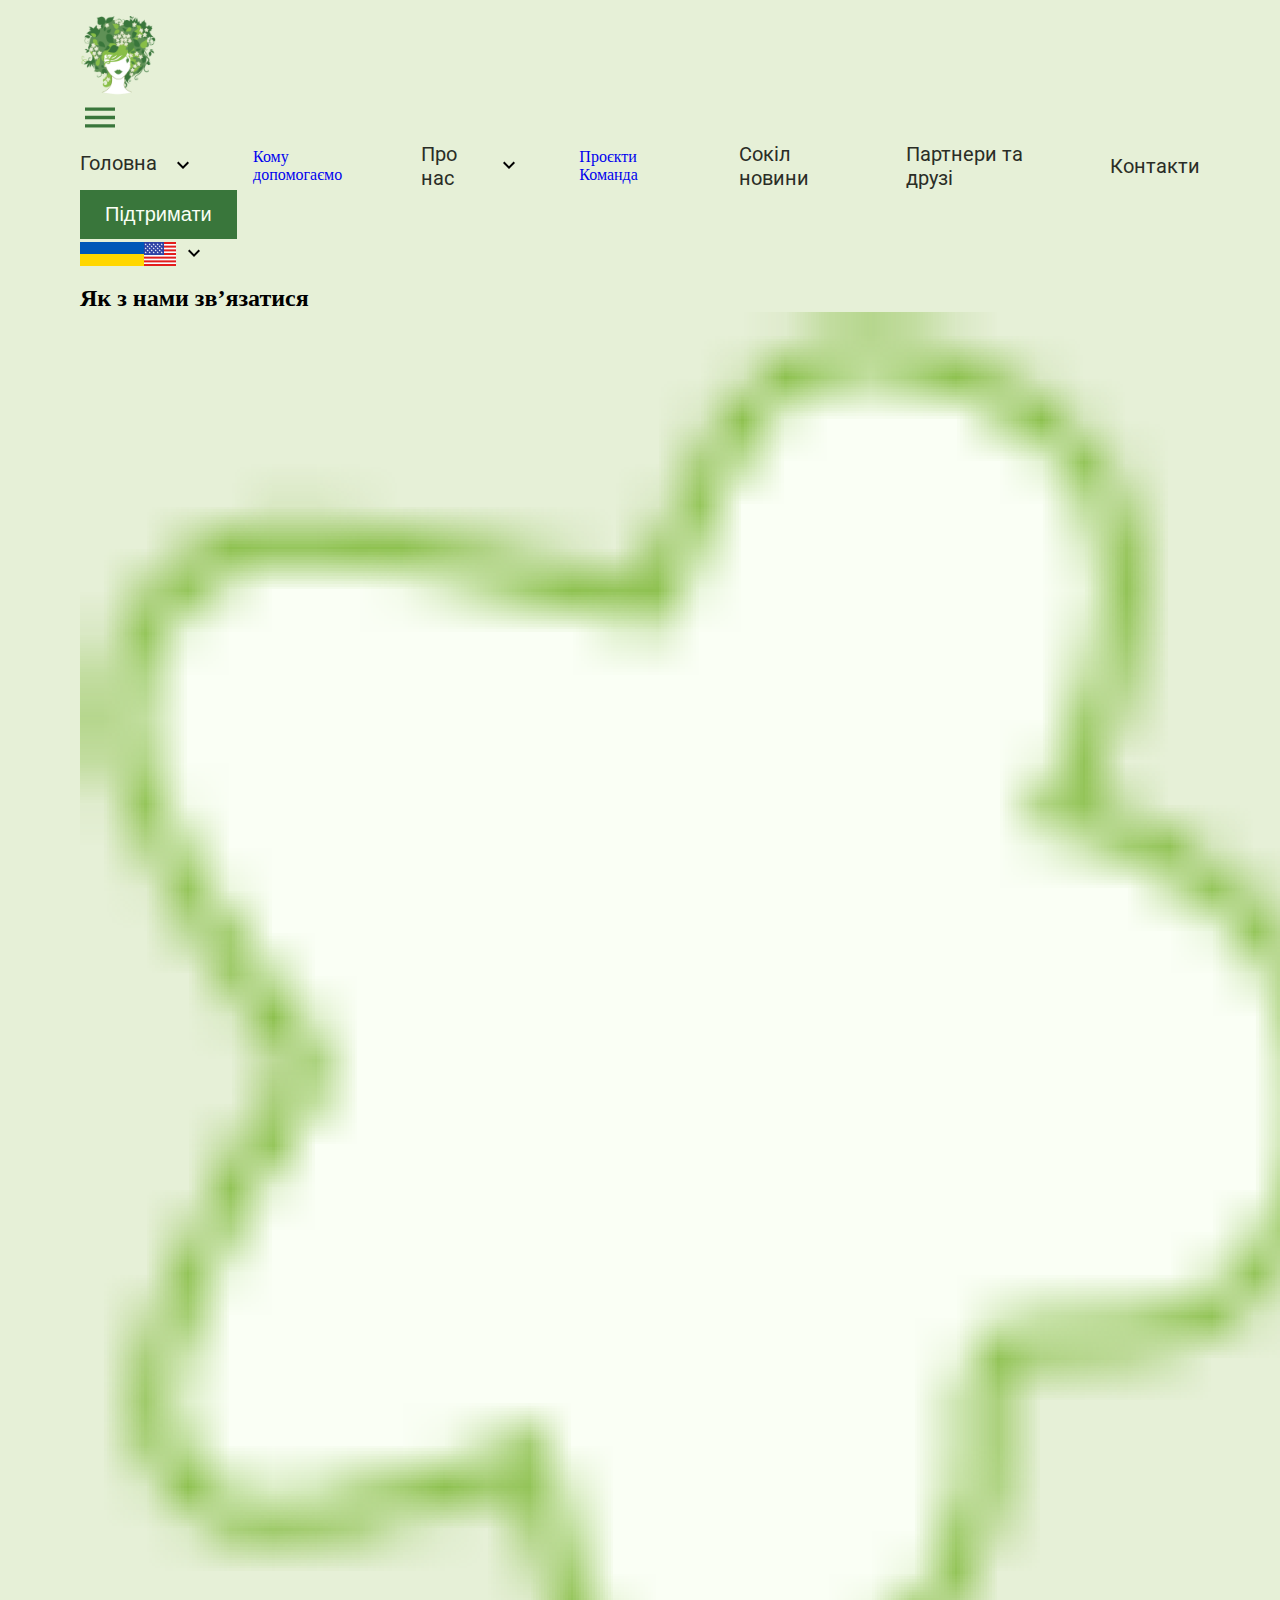
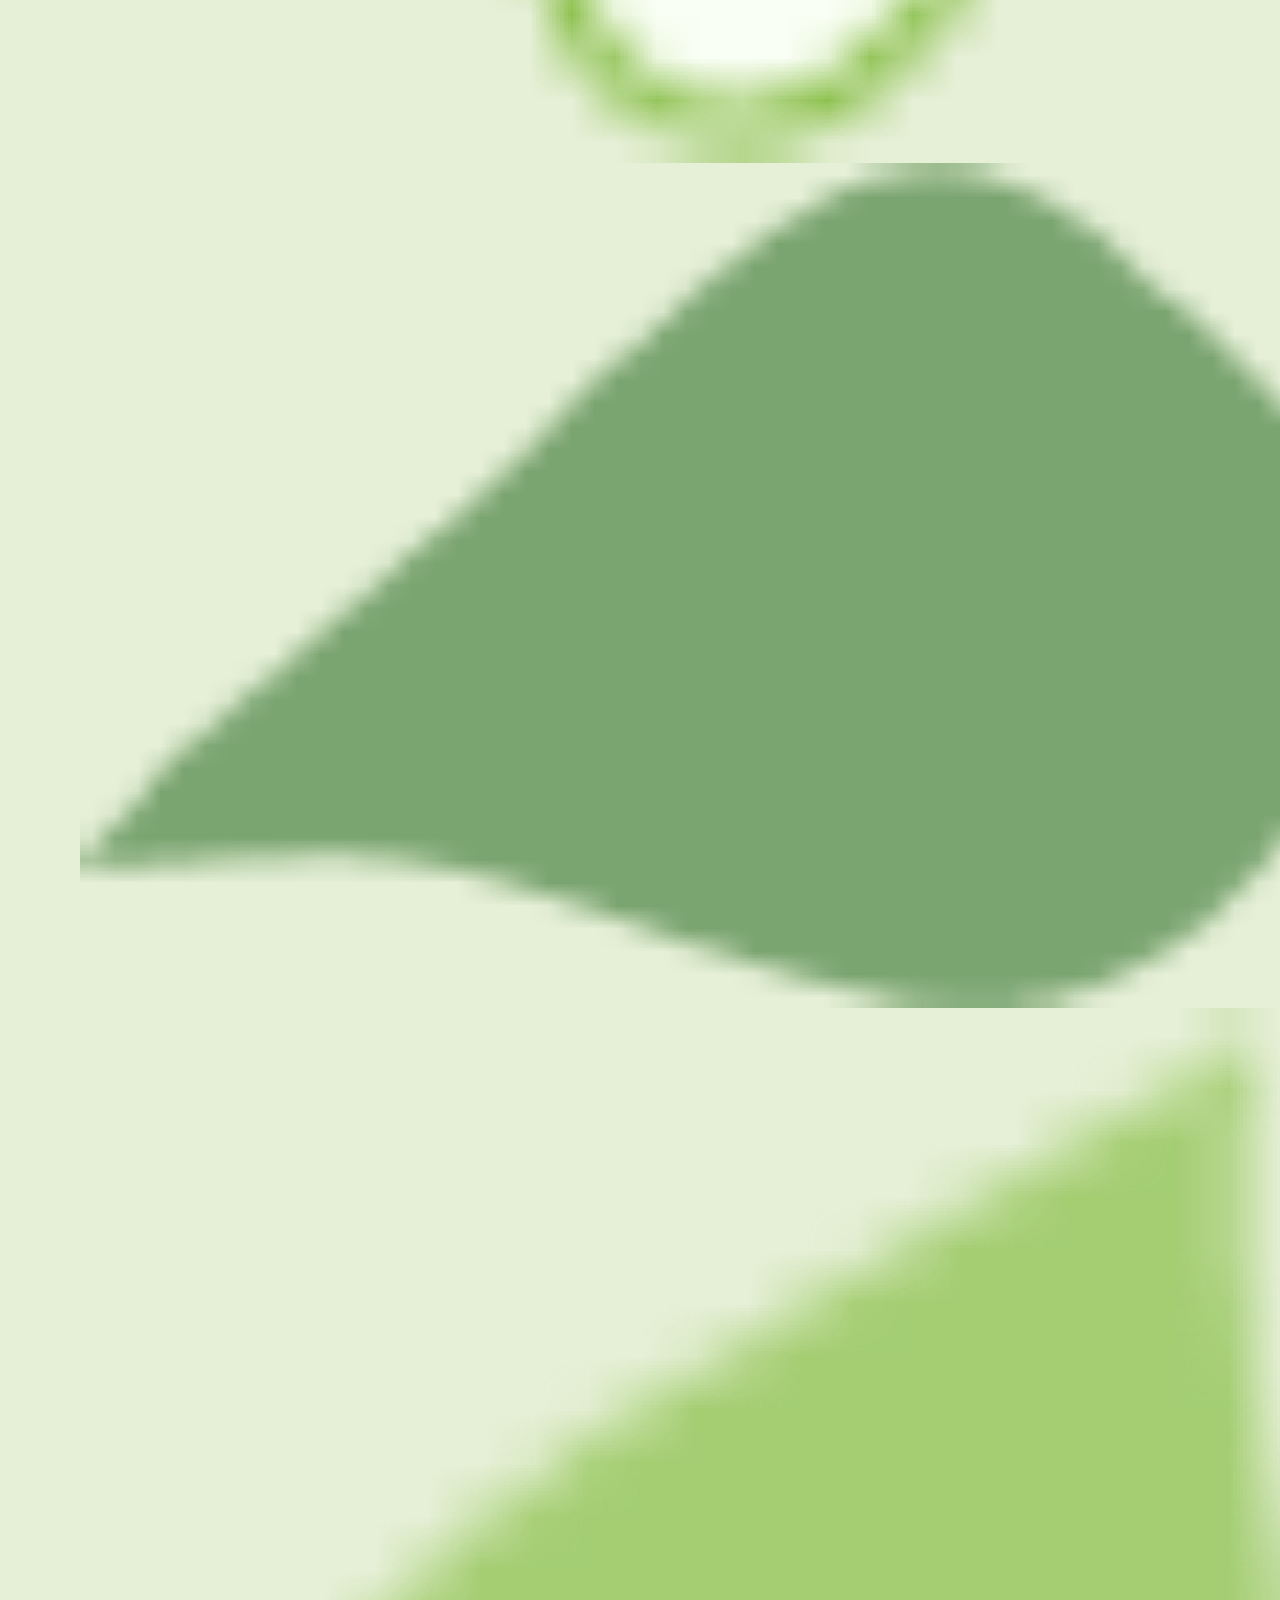
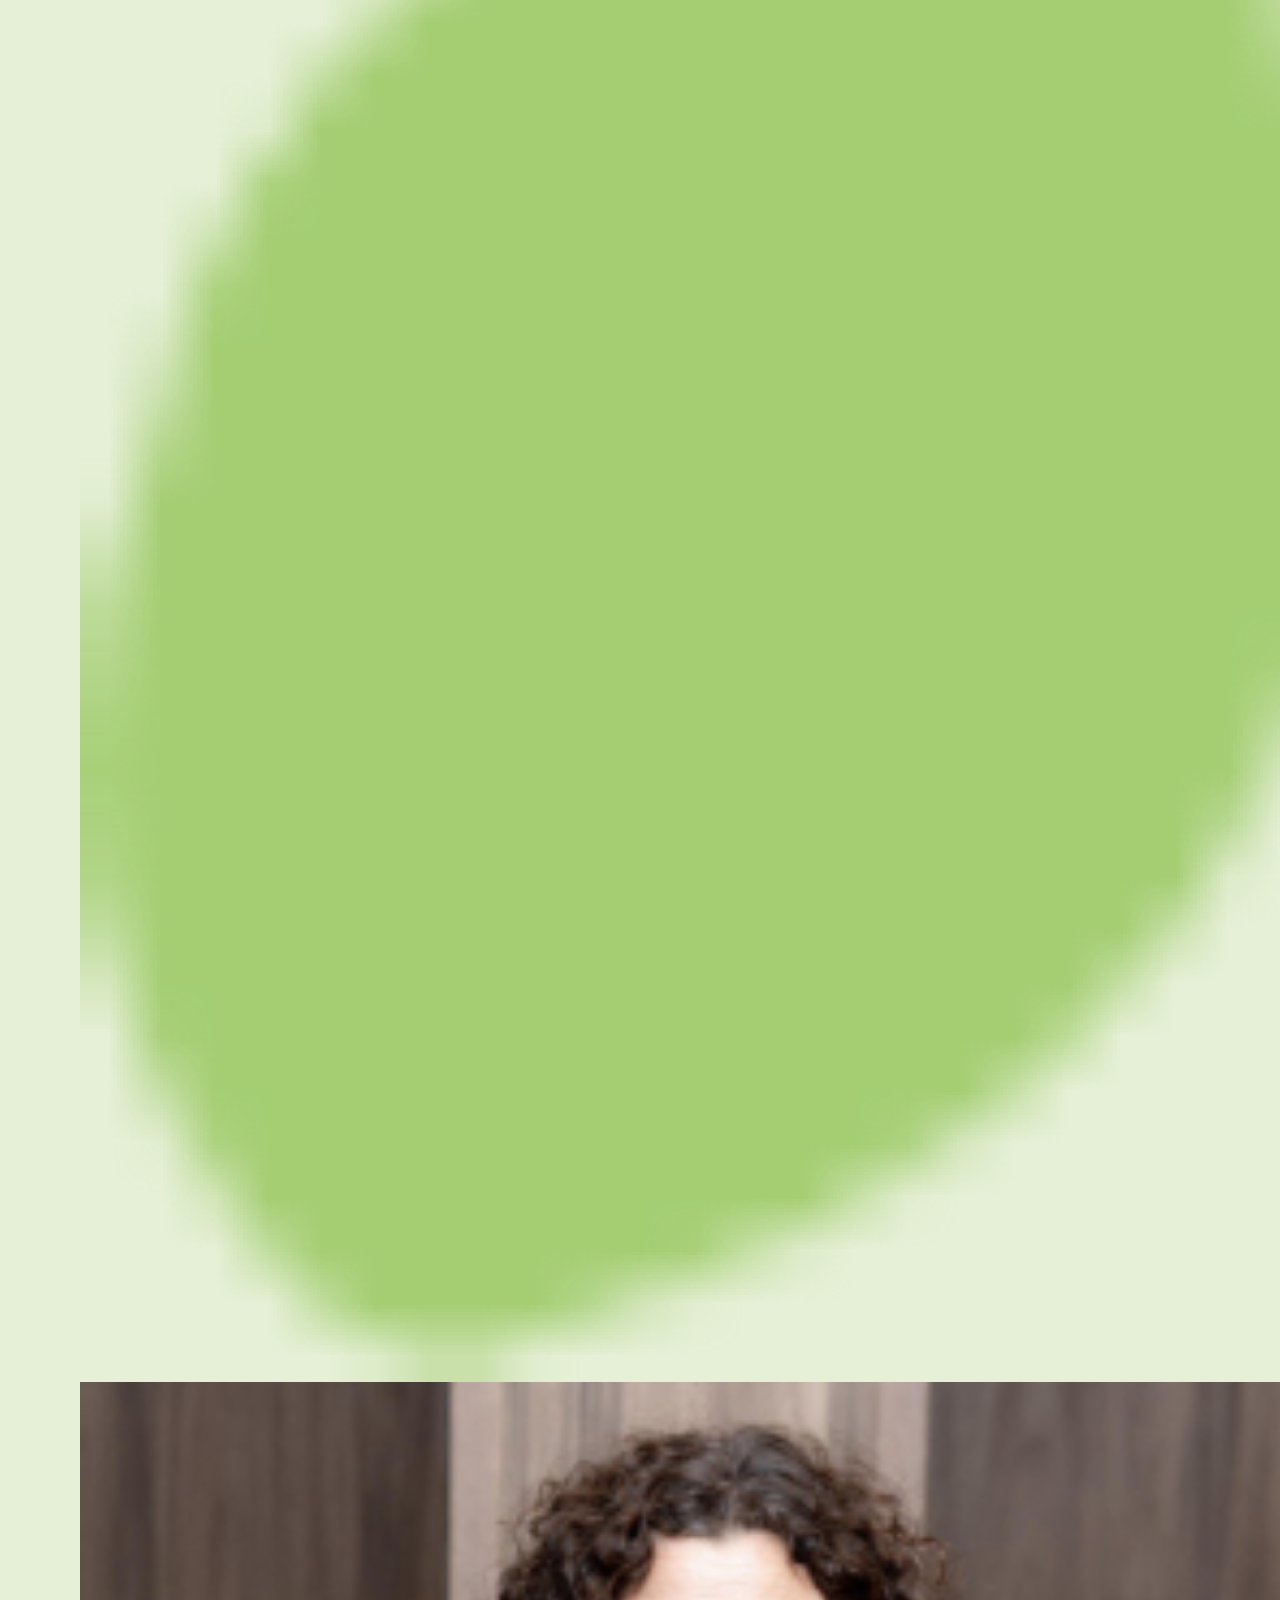
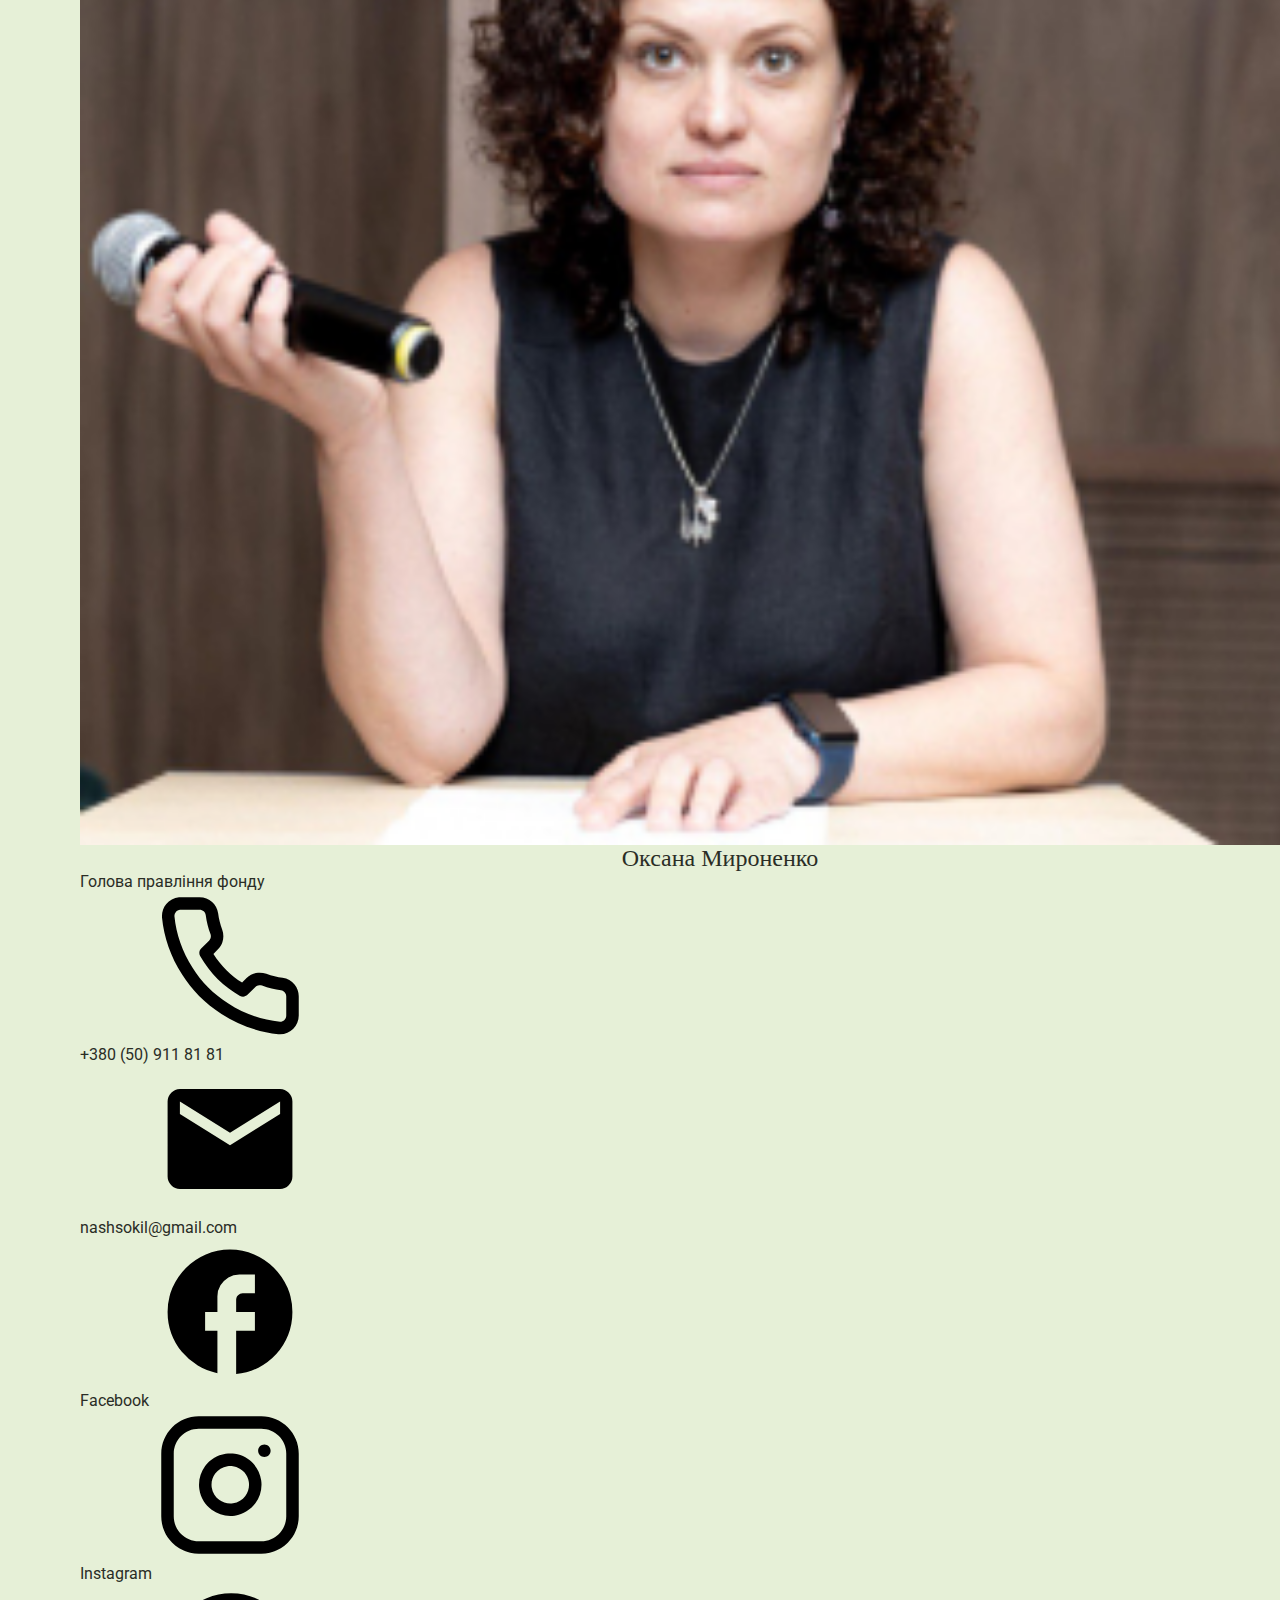
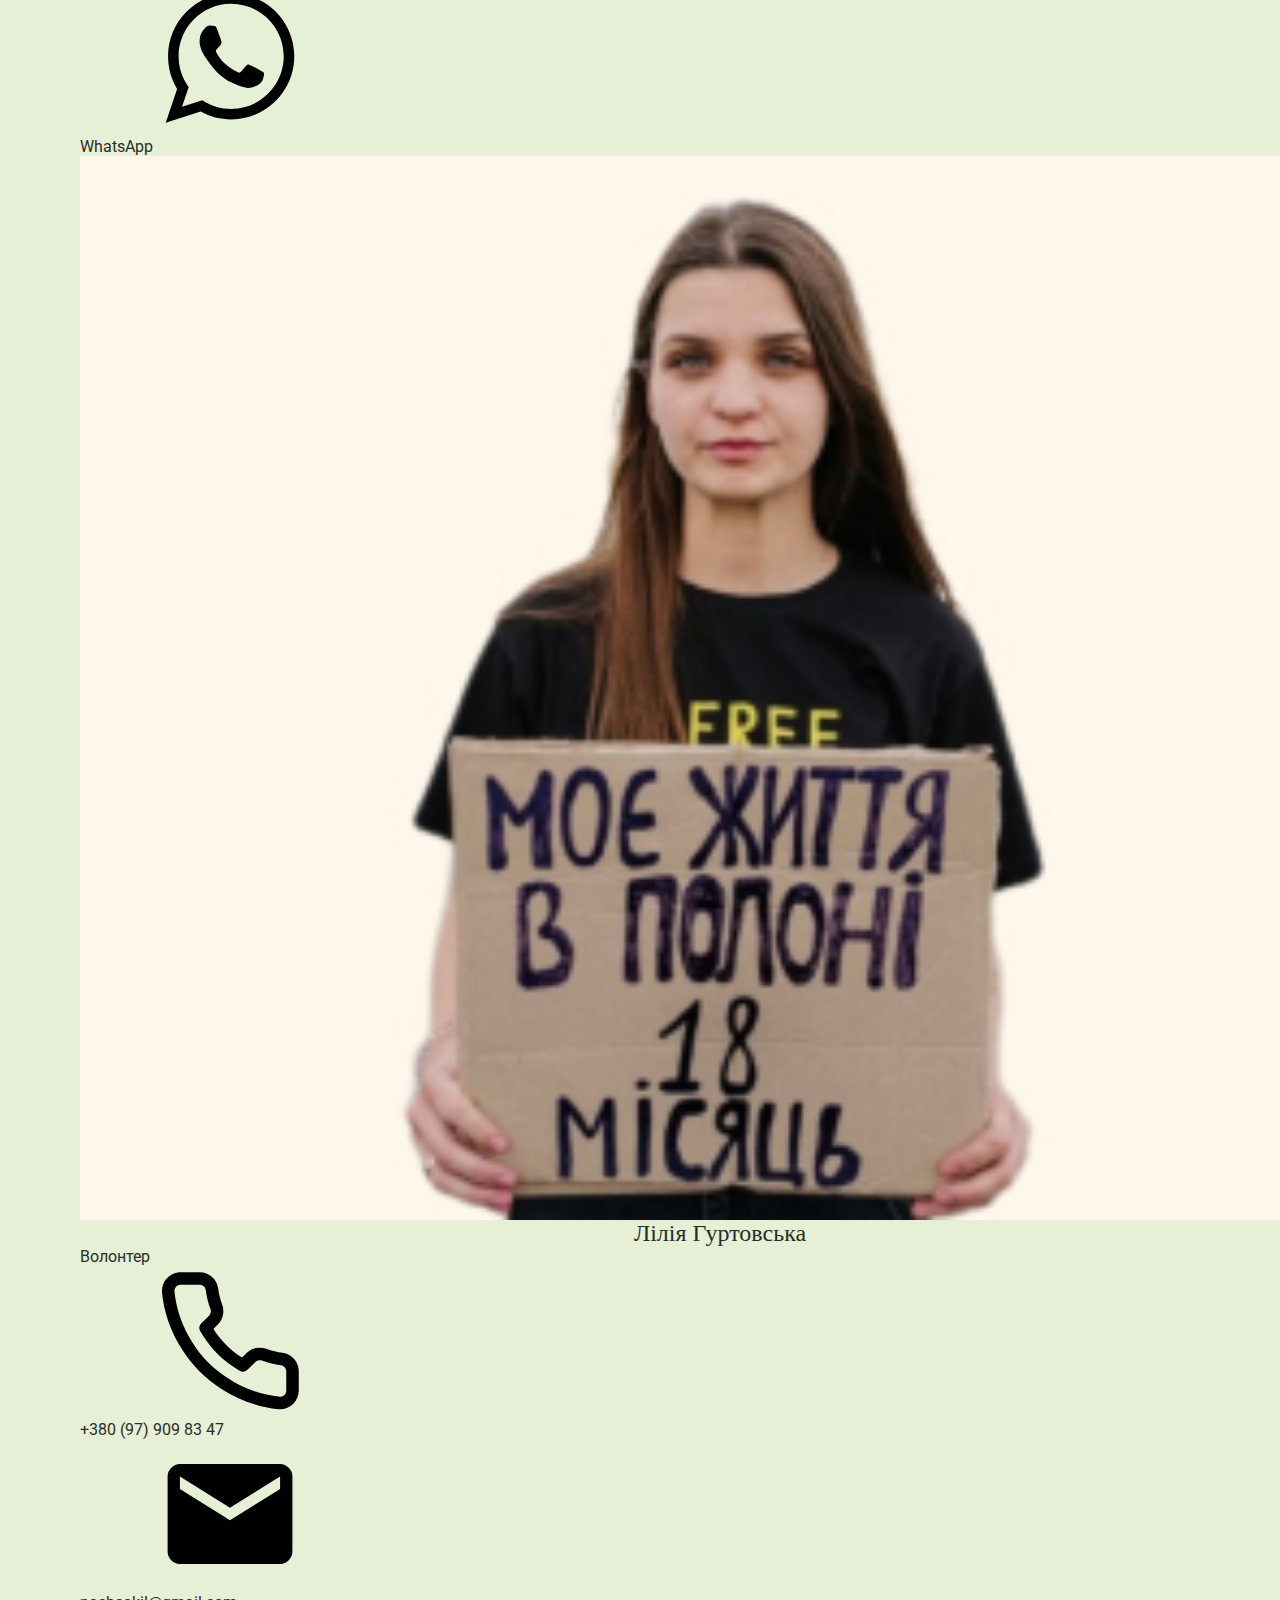
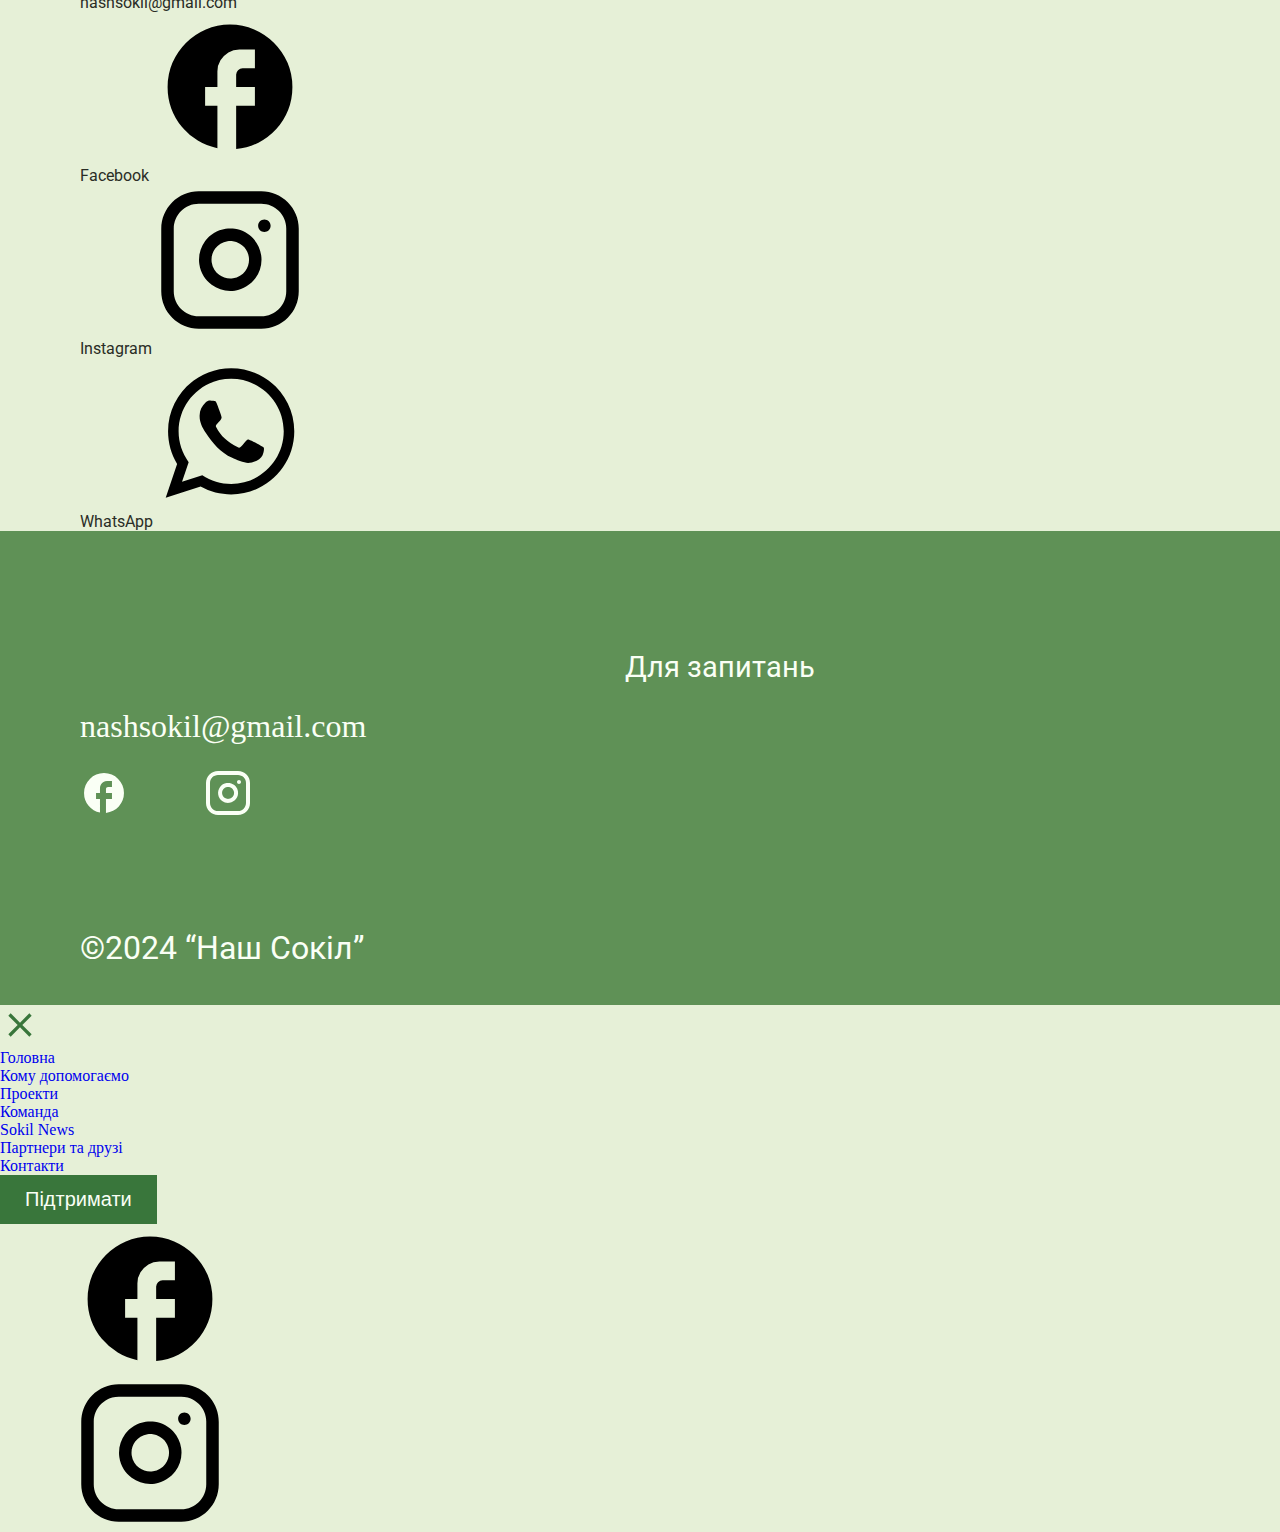
<file: contacts.html>
<!DOCTYPE html>
<html lang="en">
  <head>
    <meta charset="UTF-8" />
    <meta name="viewport" content="width=device-width, initial-scale=1.0" />
    <title>Document</title>
    <link rel="preconnect" href="https://fonts.googleapis.com" />
    <link rel="preconnect" href="https://fonts.gstatic.com" crossorigin />
    <link rel="preconnect" href="https://fonts.googleapis.com" />
    <link rel="preconnect" href="https://fonts.gstatic.com" crossorigin />
    <link rel="preconnect" href="https://fonts.googleapis.com" />
    <link rel="preconnect" href="https://fonts.gstatic.com" crossorigin />
    <link rel="preconnect" href="https://fonts.googleapis.com" />
    <link rel="preconnect" href="https://fonts.gstatic.com" crossorigin />
    <link
      href="https://fonts.googleapis.com/css2?family=Cormorant+Unicase:wght@300;400;500;600;700&family=Roboto:ital,wght@0,100..900;1,100..900&family=Tinos:ital,wght@0,400;0,700;1,400;1,700&display=swap"
      rel="stylesheet"
    />
    <link rel="stylesheet" href="./css/style.css" />
  </head>
  <body class="thanks-body">
<header class="header">
        <div class="container cont__header">
        <img src="./pictures/logo.png" alt="logotype" class="header__logo" href="index.html"/>
        <svg xmlns="http://www.w3.org/2000/svg" width="40" height="41" viewBox="0 0 40 41" fill="none" class="header__mobile-menu">
          <path d="M5 30.5V27.1667H35V30.5H5ZM5 22.1667V18.8333H35V22.1667H5ZM5 13.8333V10.5H35V13.8333H5Z" fill="#39763B"/>
        </svg>
        <ul class="header__list">
          <li class="header__item">
            <a class="header__text" href="index.html">Головна</a>
            <button class="header__select" id="arrow-first">
              <svg class="header__svg">
                <use href="./pictures/symbol-defs.svg#icon-arrow-down" />
              </svg>
            </button>
          </li>
          <a href="./help.html" class="header__our-help">Кому допомогаємо</a>
          <li class="header__item">
            <a class="header__text" href="./about-us.html">Про нас</a>
            <button class="header__select" id="arrow-second">
              <svg class="header__svg">
                <use href="./pictures/symbol-defs.svg#icon-arrow-down" />
              </svg>
            </button>
          </li>
          <div class="header__popout">
          <a href="./projects.html" class="header__projects" >Проєкти</a>
          <a href="./team.html" class="header__team" >Команда</a>
        </div>
          <li class="header__item">
            <a class="header__text" href="./news.html">Сокіл новини</a>
          </li>
          <li class="header__item">
            <a class="header__text" href="./partners.html">Партнери та друзі</a>
          </li>
          <li class="header__item">
            <a class="header__text" href="./contacts.html">Контакти</a>
          </li>
        </ul>
        <button class="suport__button" onclick="window.location.href='support.html'">Підтримати</button>
        <div class="header__box">
          <img src="./pictures/ukraine.png" alt="" class="header__country" id="ukraine"/>
          <img src="./pictures/ukraine.png" alt="" class="header__country" id="place"/>
          <img src="./pictures/usa.png" alt="" class="header__country" id="usa"/>
          <button class="header__select" id="languageHeader">
            <svg class="header__svg" id="languageHeaderArrow">
              <use href="./pictures/symbol-defs.svg#icon-arrow-down" />
            </svg>
          </button>
        </div>
      </div>
      </header>
    <div class="contacts">
      <div class="container contacts-containre">
        <h2 class="contacts-title">Як з нами зв’язатися
                    <img src="./pictures/flower.png" alt="" class="contacts-flower-one" id="flower">
        <img src="./pictures/leaf.png" alt="" class="contacts-leaf-one" id="leaf-one">
        <img src="./pictures/leaf-two.png" alt="" class="contacts-leaf-two" id="leaf-two">
        </h2>
        <ul class="contacts-list">
          <li class="contacts-item">
            <img
              src="./pictures/team-pic/team1.png"
              alt=""
              class="contacts-photo"
            />
            <div class="contacts-info"><div>
              <h4 class="contacts-name">Оксана Мироненко</h4>
              <p class="contacts-position">Голова правління фонду</p>
              </div>
              <ul class="contacts-contact-list">
                <li class="contacts-contact-item">
                  <svg class="contacts-svg">
                    <use href="./pictures/symbol-defs.svg#icon-phone" />
                  </svg>
                  <p class="contacts-contact">+380 (50) 911 81 81</p>
                </li>
                <li class="contacts-contact-item">
                  <svg class="contacts-svg">
                    <use href="./pictures/symbol-defs.svg#icon-email" />
                  </svg>
                  <p class="contacts-contact">nashsokil@gmail.com</p>
                </li>
              </ul>
              <ul class="contacts-apps">
                <li class="conacts-app">
                  <svg class="contacts-app-icon">
                    <use href="./pictures/symbol-defs.svg#icon-facebook" />
                  </svg>
                  <p class="contacts-app-name">Facebook</p>
                </li>
                <li class="conacts-app">
                  <svg class="contacts-app-icon">
                    <use href="./pictures/symbol-defs.svg#icon-instagram" />
                  </svg>
                  <p class="contacts-app-name">Instagram</p>
                </li>
                <li class="conacts-app">
                  <svg class="contacts-app-icon">
                    <use href="./pictures/symbol-defs.svg#icon-whatsapp" />
                  </svg>
                  <p class="contacts-app-name">WhatsApp</p>
                </li>
              </ul>
            </div>
          </li>
          <li class="contacts-item">
            <img
              src="./pictures/team-pic/team11.png"
              alt=""
              class="contacts-photo"
            />
           <div class="contacts-info"><div>
              <h4 class="contacts-name">Лілія Гуртовська</h4>
              <p class="contacts-position">Волонтер</p>
                </div>
              <ul class="contacts-contact-list">
                <li class="contacts-contact-item">
                  <svg class="contacts-svg">
                    <use href="./pictures/symbol-defs.svg#icon-phone" />
                  </svg>
                  <p class="contacts-contact">+380 (97) 909 83 47</p>
                </li>
                <li class="contacts-contact-item">
                  <svg class="contacts-svg">
                    <use href="./pictures/symbol-defs.svg#icon-email" />
                  </svg>
                  <p class="contacts-contact">nashsokil@gmail.com</p>
                </li>
              </ul>
              <ul class="contacts-apps">
                <li class="conacts-app">
                  <svg class="contacts-app-icon">
                    <use href="./pictures/symbol-defs.svg#icon-facebook" />
                  </svg>
                  <p class="contacts-app-name">Facebook</p>
                </li>
                <li class="conacts-app">
                  <svg class="contacts-app-icon">
                    <use href="./pictures/symbol-defs.svg#icon-instagram" />
                  </svg>
                  <p class="contacts-app-name">Instagram</p>
                </li>
                <li class="conacts-app">
                  <svg class="contacts-app-icon">
                    <use href="./pictures/symbol-defs.svg#icon-whatsapp" />
                  </svg>
                  <p class="contacts-app-name">WhatsApp</p>
                </li>
              </ul>
            </div>
          </li>
        </ul>
      </div>
    </div>
    <footer class="footer">
      <div class="container cont__footer">
        <h2 class="footer__answer">Для запитань</h2>
        <p class="footer__mail">nashsokil@gmail.com</p>
        <ul class="footer__list">
          <li class="footer__item">
            <svg class="footer__svg">
              <use href="./pictures/symbol-defs.svg#icon-facebook" />
            </svg>
          </li>
          <li class="footer__item">
            <svg class="footer__svg">
              <use href="./pictures/symbol-defs.svg#icon-instagram" />
            </svg>
          </li>
        </ul>

        <p class="footer__end">©2024 “Наш Сокіл”</p>
      </div>
    </footer>
        <div class="mobile-modal">
      <svg
        xmlns="http://www.w3.org/2000/svg"
        width="40"
        height="40"
        viewBox="0 0 40 40"
        fill="none"
        class="mobile-modal-close"
      >
        <path
          d="M10.6666 31.6668L8.33331 29.3335L17.6666 20.0002L8.33331 10.6668L10.6666 8.3335L20 17.6668L29.3333 8.3335L31.6666 10.6668L22.3333 20.0002L31.6666 29.3335L29.3333 31.6668L20 22.3335L10.6666 31.6668Z"
          fill="#39763B"
        />
      </svg>
      <div class="mobile-modal-info">
      <ul class="mobile-modal-list">
        <li class="mobile-modal-item">
          <a href="./index.html" class="mobile-modal-link">Головна</a>
        </li>
        <li class="mobile-modal-item">
          <a href="./help.html" class="mobile-modal-link">Кому допомогаємо</a>
        </li>
        <li class="mobile-modal-item">
          <a href="./about-us.html" class="mobile-modal-link">Проекти</a>
        </li>
        <li class="mobile-modal-item">
          <a href="./team.html" class="mobile-modal-link">Команда</a>
        </li>
        <li class="mobile-modal-item">
          <a href="./news.html" class="mobile-modal-link">Sokil News</a>
        </li>
        <li class="mobile-modal-item">
          <a href="./partners.html" class="mobile-modal-link">Партнери та друзі</a>
        </li>
        <li class="mobile-modal-item">
          <a href="./contacts.html" class="mobile-modal-link">Контакти</a>
        </li>
      </ul>
      <button type="button"             class="suport__button"
            onclick="window.location.href='/support.html'">Підтримати</button>
      <ul class="mobile-modal-svg-list">
        <li class="mobile-modal-svg-item">
          <svg class="mobile-modal-svg">
            <use href="./pictures/symbol-defs.svg#icon-facebook" />
          </svg>
        </li>
        <li class="mobile-modal-svg-item">
          <svg class="mobile-modal-svg">
            <use href="./pictures/symbol-defs.svg#icon-instagram" />
          </svg>
        </li>
      </ul>
    </div>
    </div>
    <script type="module" src="./js/header.js"></script>
    <script type="module" src="./js/mobileModal.js"></script>
  </body>
</html>
</file>
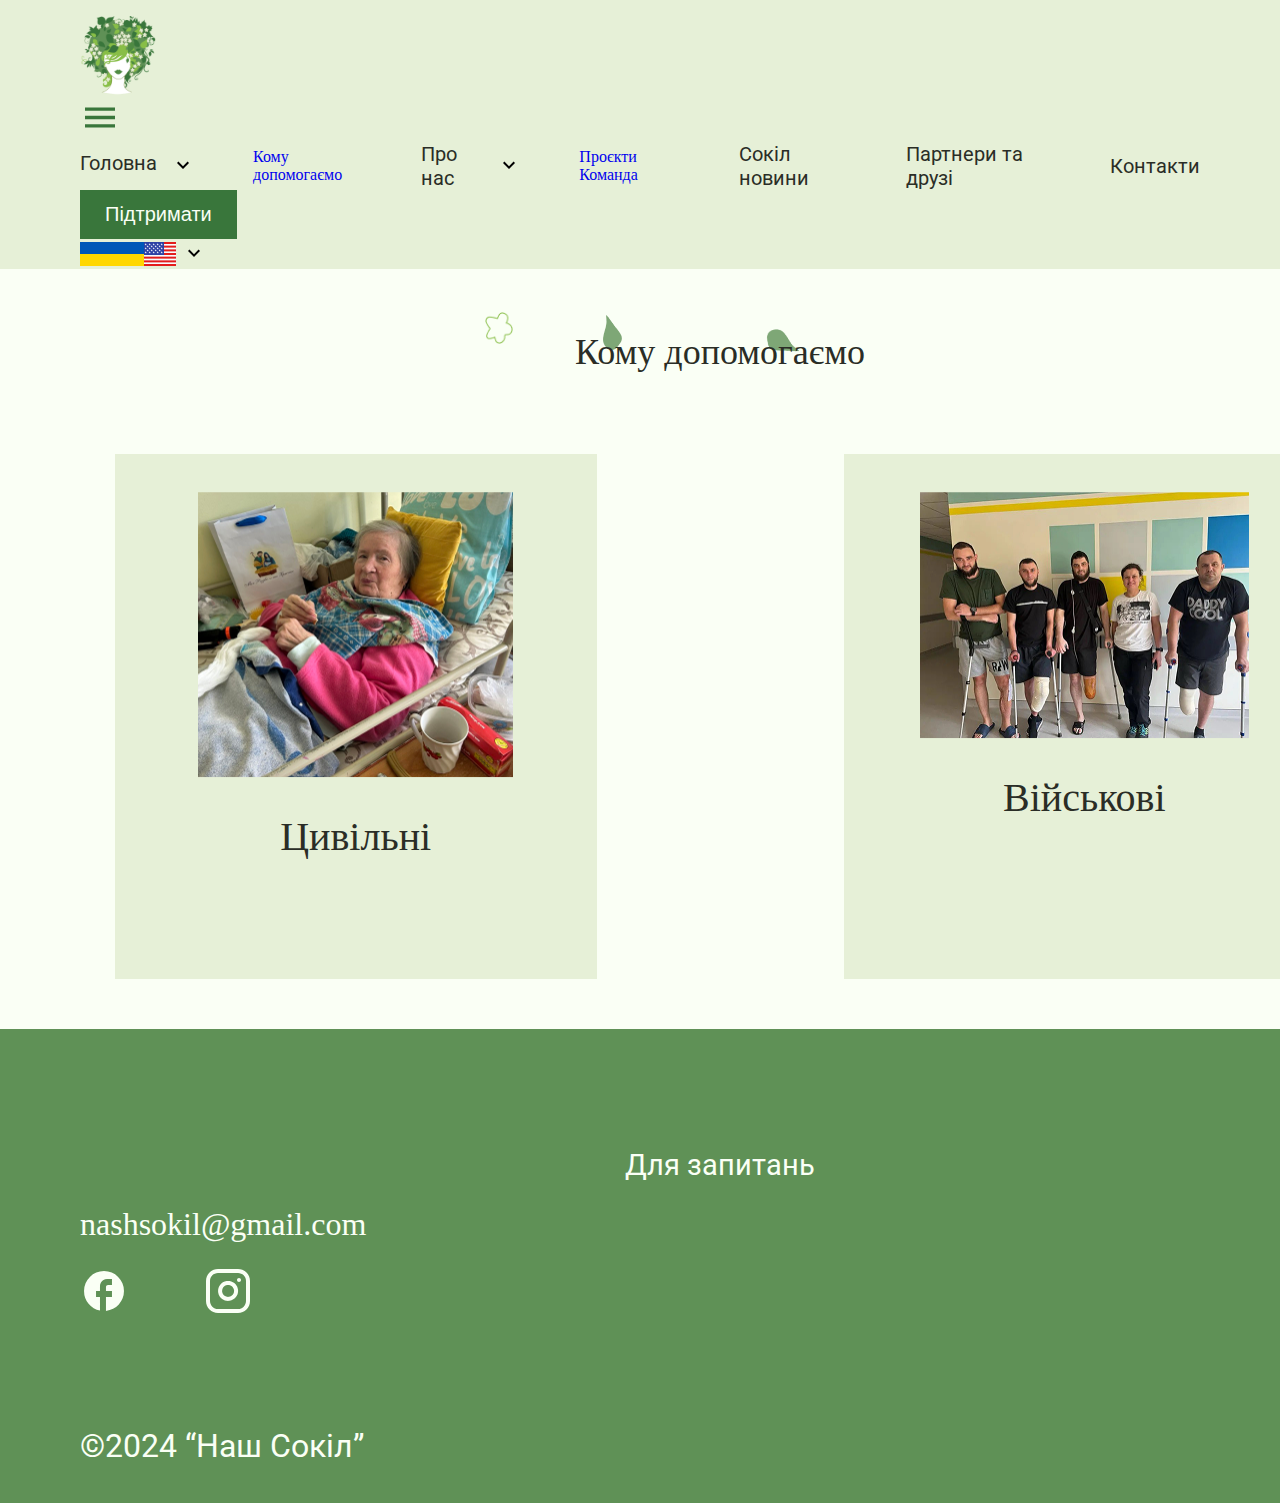
<file: help.html>
<!DOCTYPE html>
<html lang="en">
  <head>
    <meta charset="UTF-8" />
    <meta name="viewport" content="width=device-width, initial-scale=1.0" />
    <title>Document</title>
    <link rel="preconnect" href="https://fonts.googleapis.com" />
    <link rel="preconnect" href="https://fonts.gstatic.com" crossorigin />
    <link rel="preconnect" href="https://fonts.googleapis.com" />
    <link rel="preconnect" href="https://fonts.gstatic.com" crossorigin />
    <link rel="preconnect" href="https://fonts.googleapis.com" />
    <link rel="preconnect" href="https://fonts.gstatic.com" crossorigin />
    <link rel="preconnect" href="https://fonts.googleapis.com" />
    <link rel="preconnect" href="https://fonts.gstatic.com" crossorigin />
    <link
      href="https://fonts.googleapis.com/css2?family=Cormorant+Unicase:wght@300;400;500;600;700&family=Roboto:ital,wght@0,100..900;1,100..900&family=Tinos:ital,wght@0,400;0,700;1,400;1,700&display=swap"
      rel="stylesheet"
    />
    <link rel="stylesheet" href="./css/style.css" />
  </head>
  <body class="help-body">
    <header class="header">
        <div class="container cont__header">
        <img src="./pictures/logo.png" alt="logotype" class="header__logo" href="index.html"/>
        <svg xmlns="http://www.w3.org/2000/svg" width="40" height="41" viewBox="0 0 40 41" fill="none" class="header__mobile-menu">
          <path d="M5 30.5V27.1667H35V30.5H5ZM5 22.1667V18.8333H35V22.1667H5ZM5 13.8333V10.5H35V13.8333H5Z" fill="#39763B"/>
        </svg>
        <ul class="header__list">
          <li class="header__item">
            <a class="header__text" href="index.html">Головна</a>
            <button class="header__select" id="arrow-first">
              <svg class="header__svg">
                <use href="./pictures/symbol-defs.svg#icon-arrow-down" />
              </svg>
            </button>
          </li>
          <a href="./help.html" class="header__our-help">Кому допомогаємо</a>
          <li class="header__item">
            <a class="header__text" href="./about-us.html">Про нас</a>
            <button class="header__select" id="arrow-second">
              <svg class="header__svg">
                <use href="./pictures/symbol-defs.svg#icon-arrow-down" />
              </svg>
            </button>
          </li>
          <div class="header__popout">
          <a href="./projects.html" class="header__projects" >Проєкти</a>
          <a href="./team.html" class="header__team" >Команда</a>
        </div>
          <li class="header__item">
            <a class="header__text" href="./news.html">Сокіл новини</a>
          </li>
          <li class="header__item">
            <a class="header__text" href="./partners.html">Партнери та друзі</a>
          </li>
          <li class="header__item">
            <a class="header__text" href="./contacts.html">Контакти</a>
          </li>
        </ul>
        <button class="suport__button" onclick="window.location.href='/support.html'">Підтримати</button>
        <div class="header__box">
          <img src="./pictures/ukraine.png" alt="" class="header__country" id="ukraine"/>
          <img src="./pictures/ukraine.png" alt="" class="header__country" id="place"/>
          <img src="./pictures/usa.png" alt="" class="header__country" id="usa"/>
          <button class="header__select" id="languageHeader">
            <svg class="header__svg" id="languageHeaderArrow">
              <use href="./pictures/symbol-defs.svg#icon-arrow-down" />
            </svg>
          </button>
        </div>
      </div>
      </header>
      <div class="help help-page">
        <div class="container cont__help">
        <img src="./pictures/flower.png" alt="" class="help__flower" id="flower"/>
        <img src="./pictures/leaf.png" alt="" class="help__leaf_one" id="leaf-one"/>
        <img src="./pictures/leaf.png" alt="" class="help__leaf_two" id="leaf-two"/>
        <h4 class="help__title">Кому допомогаємо</h4>
        <ul class="help__list">
          <li class="help__item">
            <img src="./pictures/grandma.png" alt="" class="help__photo_one" />
            <a href="./civilian.html" class="help__discription">Цивільні</a>
          </li>
          <li class="help__item">
            <img src="./pictures/military.png" alt="" class="help__photo_two" />
            <a href="/military.html" class="help__discription">Військові</a>
          </li>
        </ul>
      </div>
      </div>
      <footer class="footer">
        <div class="container cont__footer">
        <h2 class="footer__answer">Для запитань</h2>
        <p class="footer__mail">nashsokil@gmail.com</p>
        <ul class="footer__list">
          <li class="footer__item">
            <svg class="footer__svg">
              <use href="./pictures/symbol-defs.svg#icon-facebook" />
            </svg>
          </li>
          <li class="footer__item">
            <svg class="footer__svg">
              <use href="./pictures/symbol-defs.svg#icon-instagram" />
            </svg>
          </li>
        </ul>

        <p class="footer__end">©2024 “Наш Сокіл”</p>
      </div>
      </footer>
      <script type="module" src="./js/header.js"></script>
  </body>
</html>
</file>
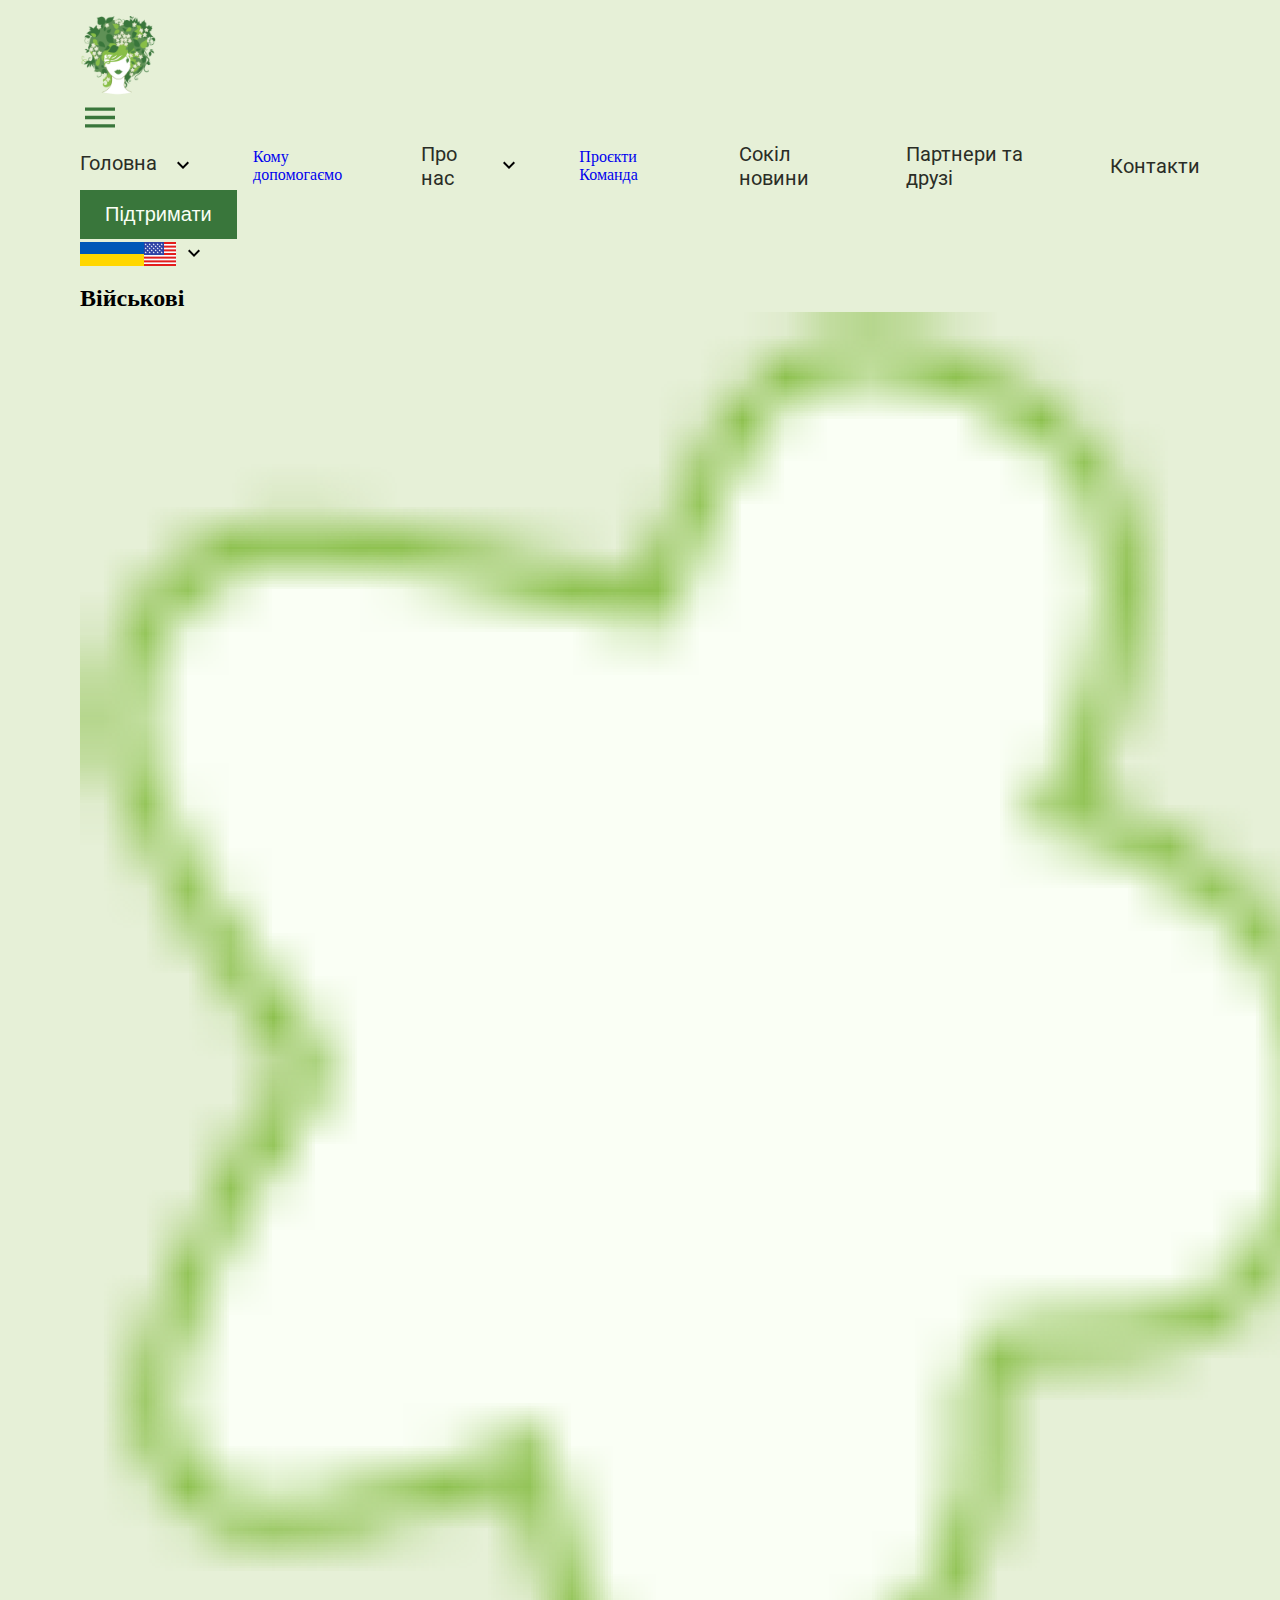
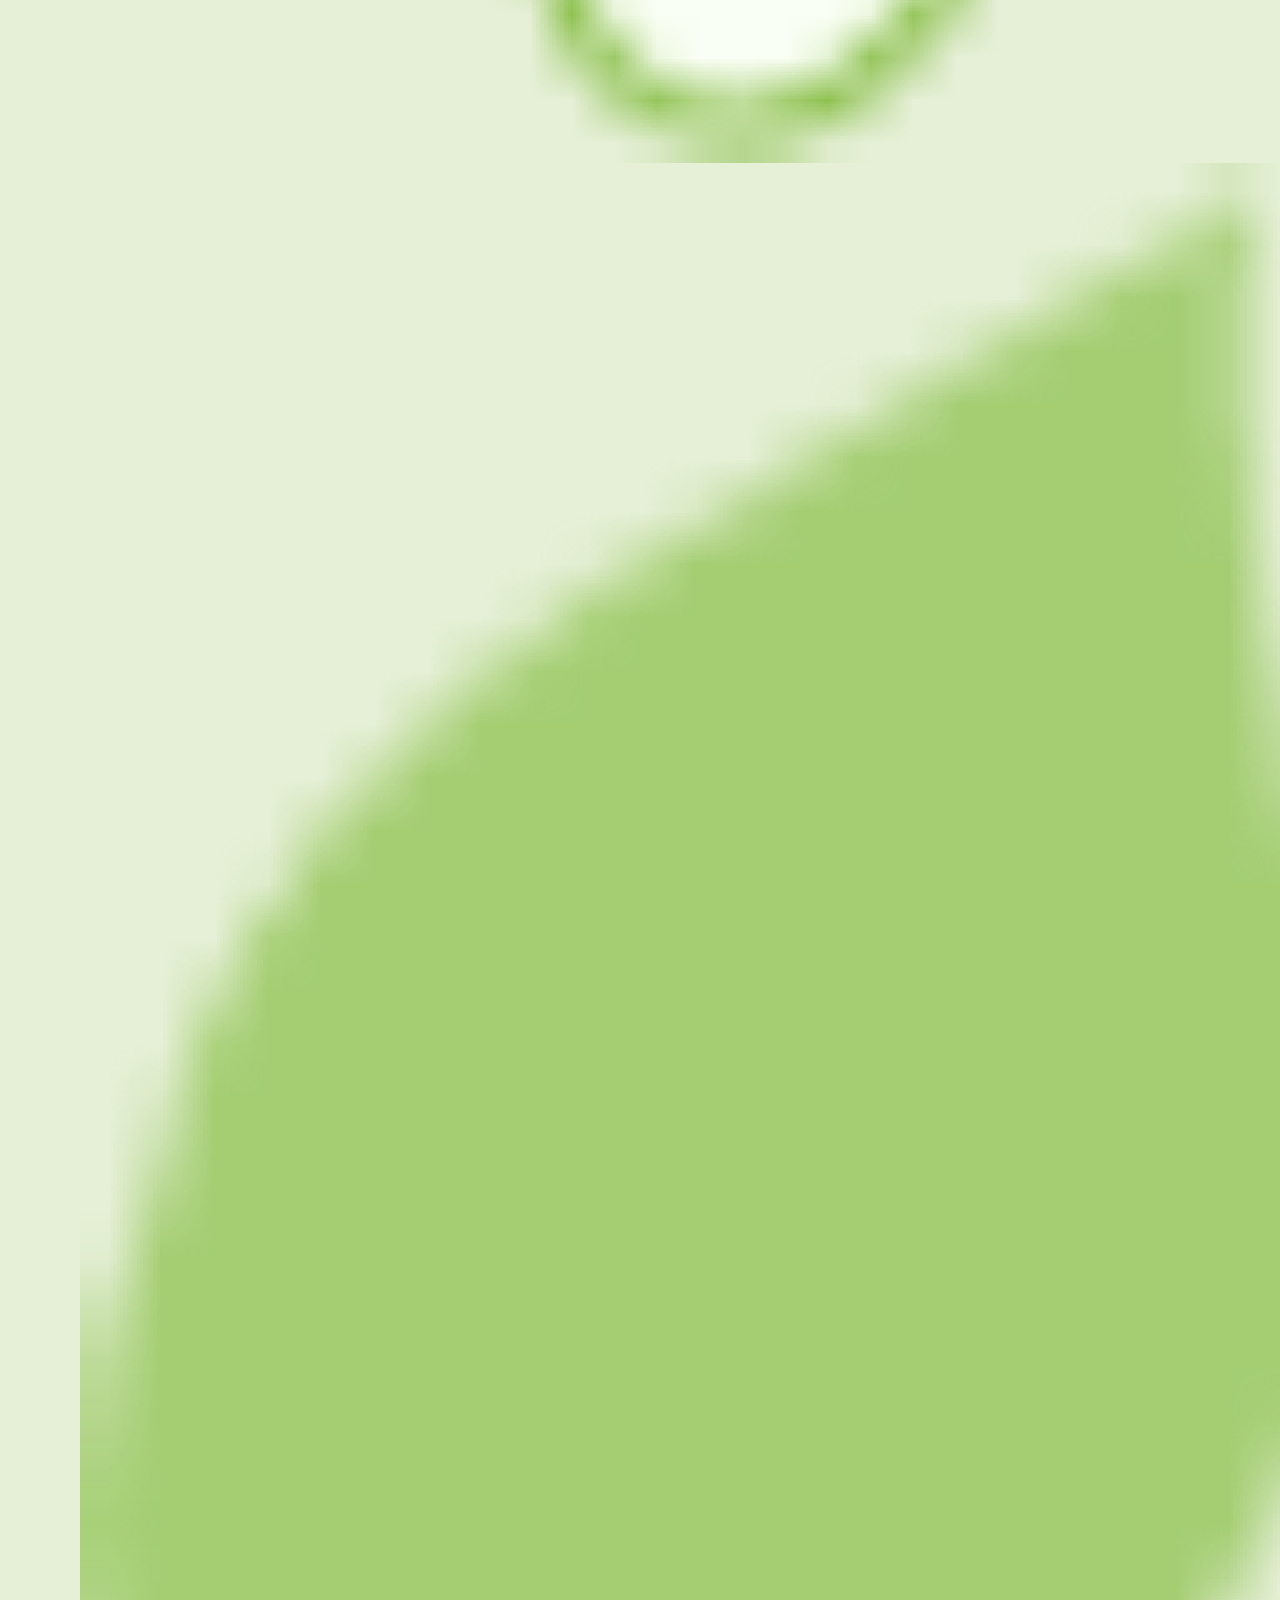
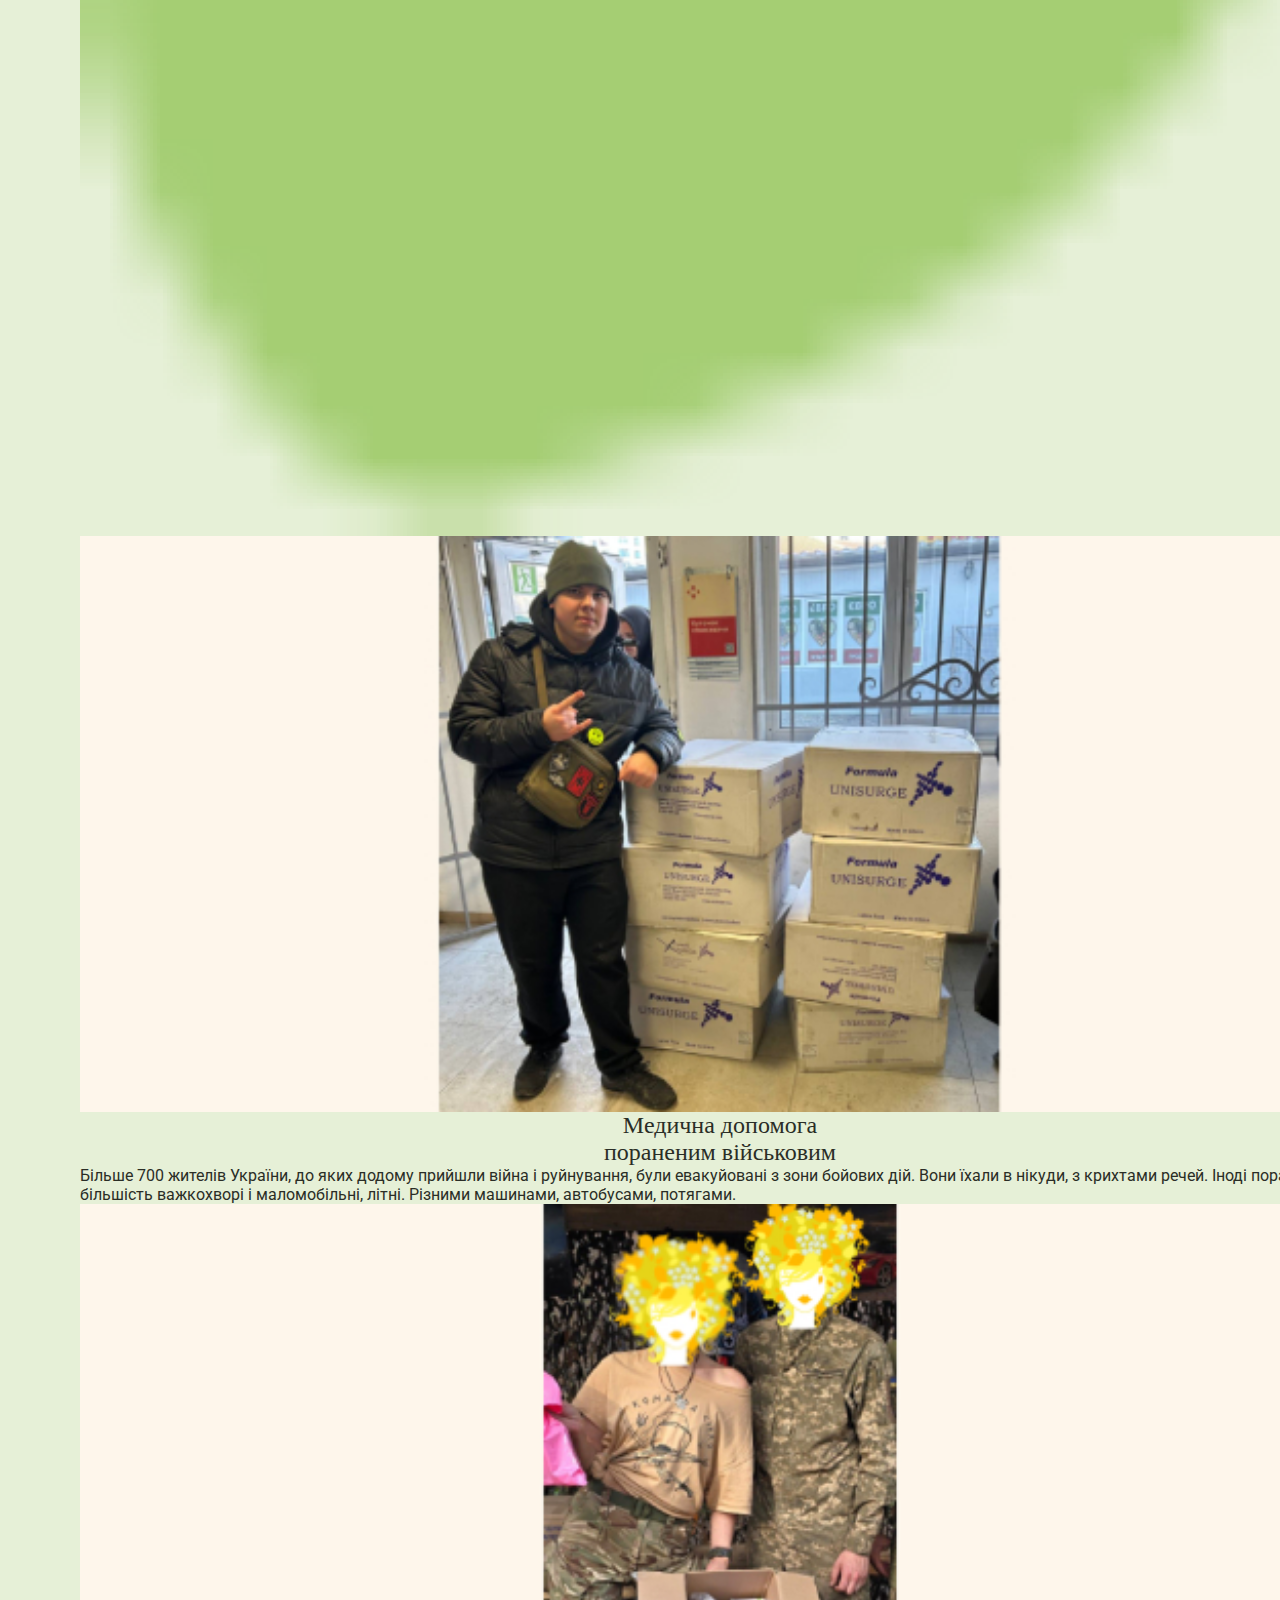
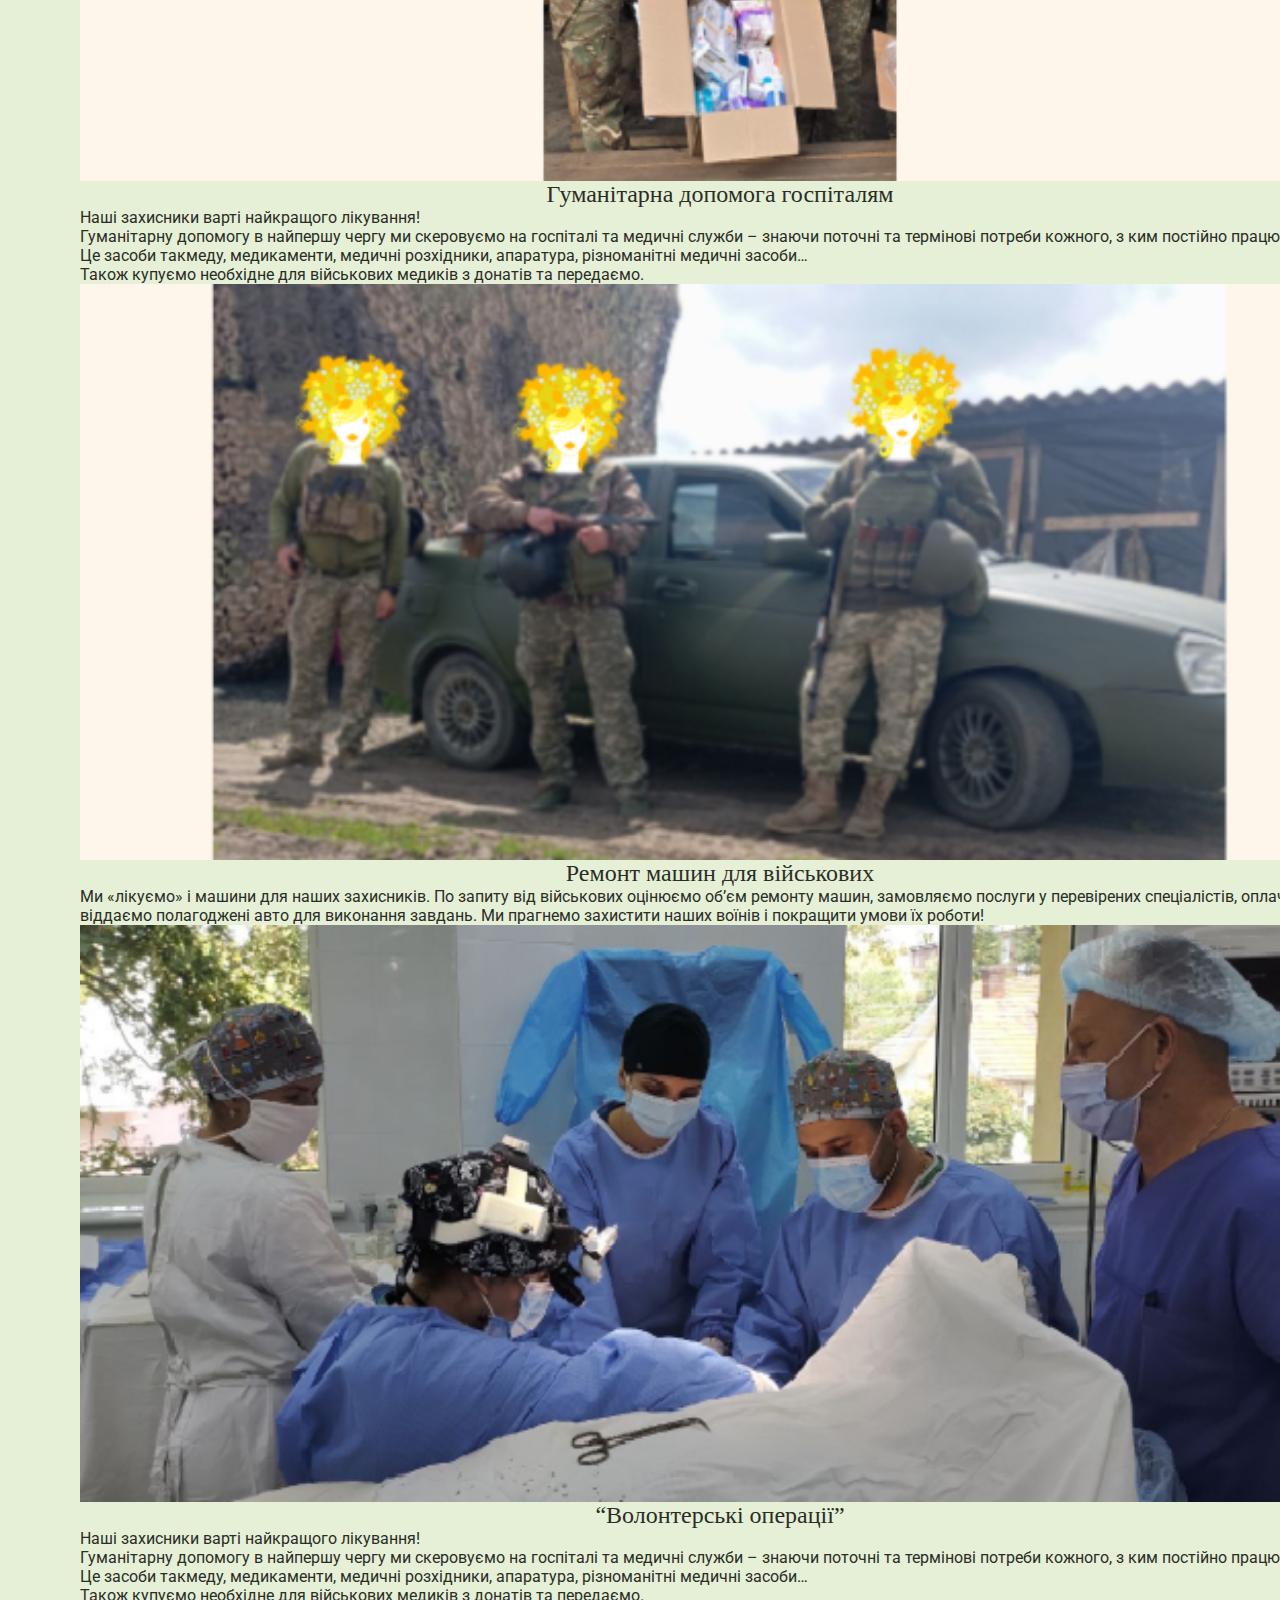
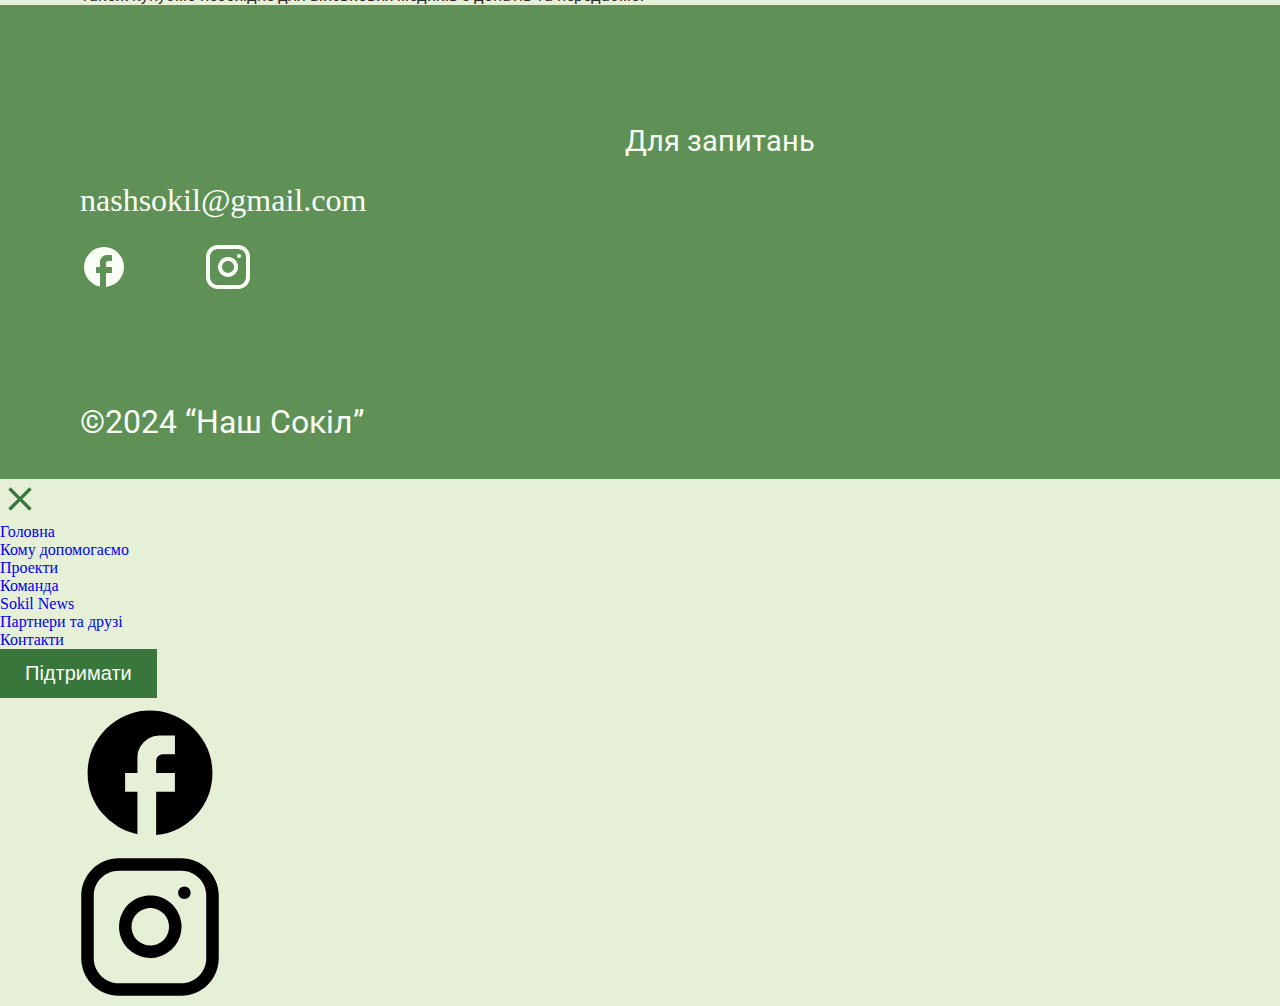
<file: military.html>
<!DOCTYPE html>
<html lang="en">
  <head>
    <meta charset="UTF-8" />
    <meta name="viewport" content="width=device-width, initial-scale=1.0" />
    <title>Document</title>
    <link rel="preconnect" href="https://fonts.googleapis.com" />
    <link rel="preconnect" href="https://fonts.gstatic.com" crossorigin />
    <link rel="preconnect" href="https://fonts.googleapis.com" />
    <link rel="preconnect" href="https://fonts.gstatic.com" crossorigin />
    <link rel="preconnect" href="https://fonts.googleapis.com" />
    <link rel="preconnect" href="https://fonts.gstatic.com" crossorigin />
    <link rel="preconnect" href="https://fonts.googleapis.com" />
    <link rel="preconnect" href="https://fonts.gstatic.com" crossorigin />
    <link
      href="https://fonts.googleapis.com/css2?family=Cormorant+Unicase:wght@300;400;500;600;700&family=Roboto:ital,wght@0,100..900;1,100..900&family=Tinos:ital,wght@0,400;0,700;1,400;1,700&display=swap"
      rel="stylesheet"
    />
    <link rel="stylesheet" href="./css/style.css" />
  </head>
  <body class="military-body">
<header class="header">
        <div class="container cont__header">
        <img src="./pictures/logo.png" alt="logotype" class="header__logo" href="index.html"/>
        <svg xmlns="http://www.w3.org/2000/svg" width="40" height="41" viewBox="0 0 40 41" fill="none" class="header__mobile-menu">
          <path d="M5 30.5V27.1667H35V30.5H5ZM5 22.1667V18.8333H35V22.1667H5ZM5 13.8333V10.5H35V13.8333H5Z" fill="#39763B"/>
        </svg>
        <ul class="header__list">
          <li class="header__item">
            <a class="header__text" href="index.html">Головна</a>
            <button class="header__select" id="arrow-first">
              <svg class="header__svg">
                <use href="./pictures/symbol-defs.svg#icon-arrow-down" />
              </svg>
            </button>
          </li>
          <a href="./help.html" class="header__our-help">Кому допомогаємо</a>
          <li class="header__item">
            <a class="header__text" href="./about-us.html">Про нас</a>
            <button class="header__select" id="arrow-second">
              <svg class="header__svg">
                <use href="./pictures/symbol-defs.svg#icon-arrow-down" />
              </svg>
            </button>
          </li>
          <div class="header__popout">
          <a href="./thanks.html" class="header__projects" >Проєкти</a>
          <a href="./team.html" class="header__team" >Команда</a>
        </div>
          <li class="header__item">
            <a class="header__text" href="./news.html">Сокіл новини</a>
          </li>
          <li class="header__item">
            <a class="header__text" href="./partners.html">Партнери та друзі</a>
          </li>
          <li class="header__item">
            <a class="header__text" href="./contacts.html">Контакти</a>
          </li>
        </ul>
        <button class="suport__button" onclick="window.location.href='support.html'">Підтримати</button>
        <div class="header__box">
          <img src="./pictures/ukraine.png" alt="" class="header__country" id="ukraine"/>
          <img src="./pictures/ukraine.png" alt="" class="header__country" id="place"/>
          <img src="./pictures/usa.png" alt="" class="header__country" id="usa"/>
          <button class="header__select" id="languageHeader">
            <svg class="header__svg" id="languageHeaderArrow">
              <use href="./pictures/symbol-defs.svg#icon-arrow-down" />
            </svg>
          </button>
        </div>
      </div>
      </header>
    <div class="military">
      <div class="container military-containre">
        <h2 class="military-title">
          Військові
          <img src="./pictures/flower.png" class="military-flower" id="flower"/>
          <img src="./pictures/leaf-two.png" class="military-leaf" id="leaf-two"/>
        </h2>
        <ul class="military-list">
          <li class="military-item">
            <img src="./pictures/military-pic/military-1.png" alt="" class="military-photo" />
            <h4 class="military-subtitle">
              Медична допомога <br />
              пораненим військовим
            </h4>
            <p class="military-text">
              Більше 700 жителів України, до яких додому прийшли війна і
              руйнування, були евакуйовані з зони бойових дій. Вони їхали в
              нікуди, з крихтами речей. Іноді поранені, більшість важкохворі і
              маломобільні, літні. Різними машинами, автобусами, потягами.
            </p>
          </li>
          <li class="military-item">
            <img src="./pictures/military-pic/military-2.png" alt="" class="military-photo" />
            <h4 class="military-subtitle">Гуманітарна допомога госпіталям</h4>
            <p class="military-text">
              Наші захисники варті найкращого лікування!
              <br />Гуманітарну допомогу в найпершу чергу ми скеровуємо на
              госпіталі та медичні служби – знаючи поточні та термінові потреби
              кожного, з ким постійно працюємо. <br />Це засоби такмеду,
              медикаменти, медичні розхідники, апаратура, різноманітні медичні
              засоби… <br />Також купуємо необхідне для військових медиків з
              донатів та передаємо.
            </p>
          </li>
          <li class="military-item">
            <img src="./pictures/military-pic/military-3.png" alt="" class="military-photo" />
            <h4 class="military-subtitle">Ремонт машин для військових</h4>
            <p class="military-text">
              Ми «лікуємо» і машини для наших захисників. По запиту від
              військових оцінюємо обʼєм ремонту машин, замовляємо послуги у
              перевірених спеціалістів, оплачуємо та віддаємо полагоджені авто
              для виконання завдань. Ми прагнемо захистити наших воїнів і
              покращити умови їх роботи!
            </p>
          </li>
          <li class="military-item">
            <img src="./pictures/military-pic/military-4.png" alt="" class="military-photo" />
            <h4 class="military-subtitle">“Волонтерські операції”</h4>
            <p class="military-text">
              Наші захисники варті найкращого лікування!
              <br />Гуманітарну допомогу в найпершу чергу ми скеровуємо на
              госпіталі та медичні служби – знаючи поточні та термінові потреби
              кожного, з ким постійно працюємо. <br />Це засоби такмеду,
              медикаменти, медичні розхідники, апаратура, різноманітні медичні
              засоби… <br />Також купуємо необхідне для військових медиків з
              донатів та передаємо.
            </p>
          </li>
        </ul>
      </div>
    </div>
    <footer class="footer">
      <div class="container cont__footer">
        <h2 class="footer__answer">Для запитань</h2>
        <p class="footer__mail">nashsokil@gmail.com</p>
        <ul class="footer__list">
          <li class="footer__item">
            <svg class="footer__svg">
              <use href="./pictures/symbol-defs.svg#icon-facebook" />
            </svg>
          </li>
          <li class="footer__item">
            <svg class="footer__svg">
              <use href="./pictures/symbol-defs.svg#icon-instagram" />
            </svg>
          </li>
        </ul>

        <p class="footer__end">©2024 “Наш Сокіл”</p>
      </div>
    </footer>
        <div class="mobile-modal">
      <svg
        xmlns="http://www.w3.org/2000/svg"
        width="40"
        height="40"
        viewBox="0 0 40 40"
        fill="none"
        class="mobile-modal-close"
      >
        <path
          d="M10.6666 31.6668L8.33331 29.3335L17.6666 20.0002L8.33331 10.6668L10.6666 8.3335L20 17.6668L29.3333 8.3335L31.6666 10.6668L22.3333 20.0002L31.6666 29.3335L29.3333 31.6668L20 22.3335L10.6666 31.6668Z"
          fill="#39763B"
        />
      </svg>
      <div class="mobile-modal-info">
      <ul class="mobile-modal-list">
        <li class="mobile-modal-item">
          <a href="./index.html" class="mobile-modal-link">Головна</a>
        </li>
        <li class="mobile-modal-item">
          <a href="./help.html" class="mobile-modal-link">Кому допомогаємо</a>
        </li>
        <li class="mobile-modal-item">
          <a href="./thanks.html" class="mobile-modal-link">Проекти</a>
        </li>
        <li class="mobile-modal-item">
          <a href="./team.html" class="mobile-modal-link">Команда</a>
        </li>
        <li class="mobile-modal-item">
          <a href="./news.html" class="mobile-modal-link">Sokil News</a>
        </li>
        <li class="mobile-modal-item">
          <a href="./partners.html" class="mobile-modal-link">Партнери та друзі</a>
        </li>
        <li class="mobile-modal-item">
          <a href="./contacts.html" class="mobile-modal-link">Контакти</a>
        </li>
      </ul>
      <button type="button"             class="suport__button"
            onclick="window.location.href='support.html'">Підтримати</button>
      <ul class="mobile-modal-svg-list">
        <li class="mobile-modal-svg-item">
          <svg class="mobile-modal-svg">
            <use href="./pictures/symbol-defs.svg#icon-facebook" />
          </svg>
        </li>
        <li class="mobile-modal-svg-item">
          <svg class="mobile-modal-svg">
            <use href="./pictures/symbol-defs.svg#icon-instagram" />
          </svg>
        </li>
      </ul>
    </div>
    </div>
    <script type="module" src="./js/header.js"></script>
    <script type="module" src="./js/mobileModal.js"></script>
  </body>
</html>
</file>
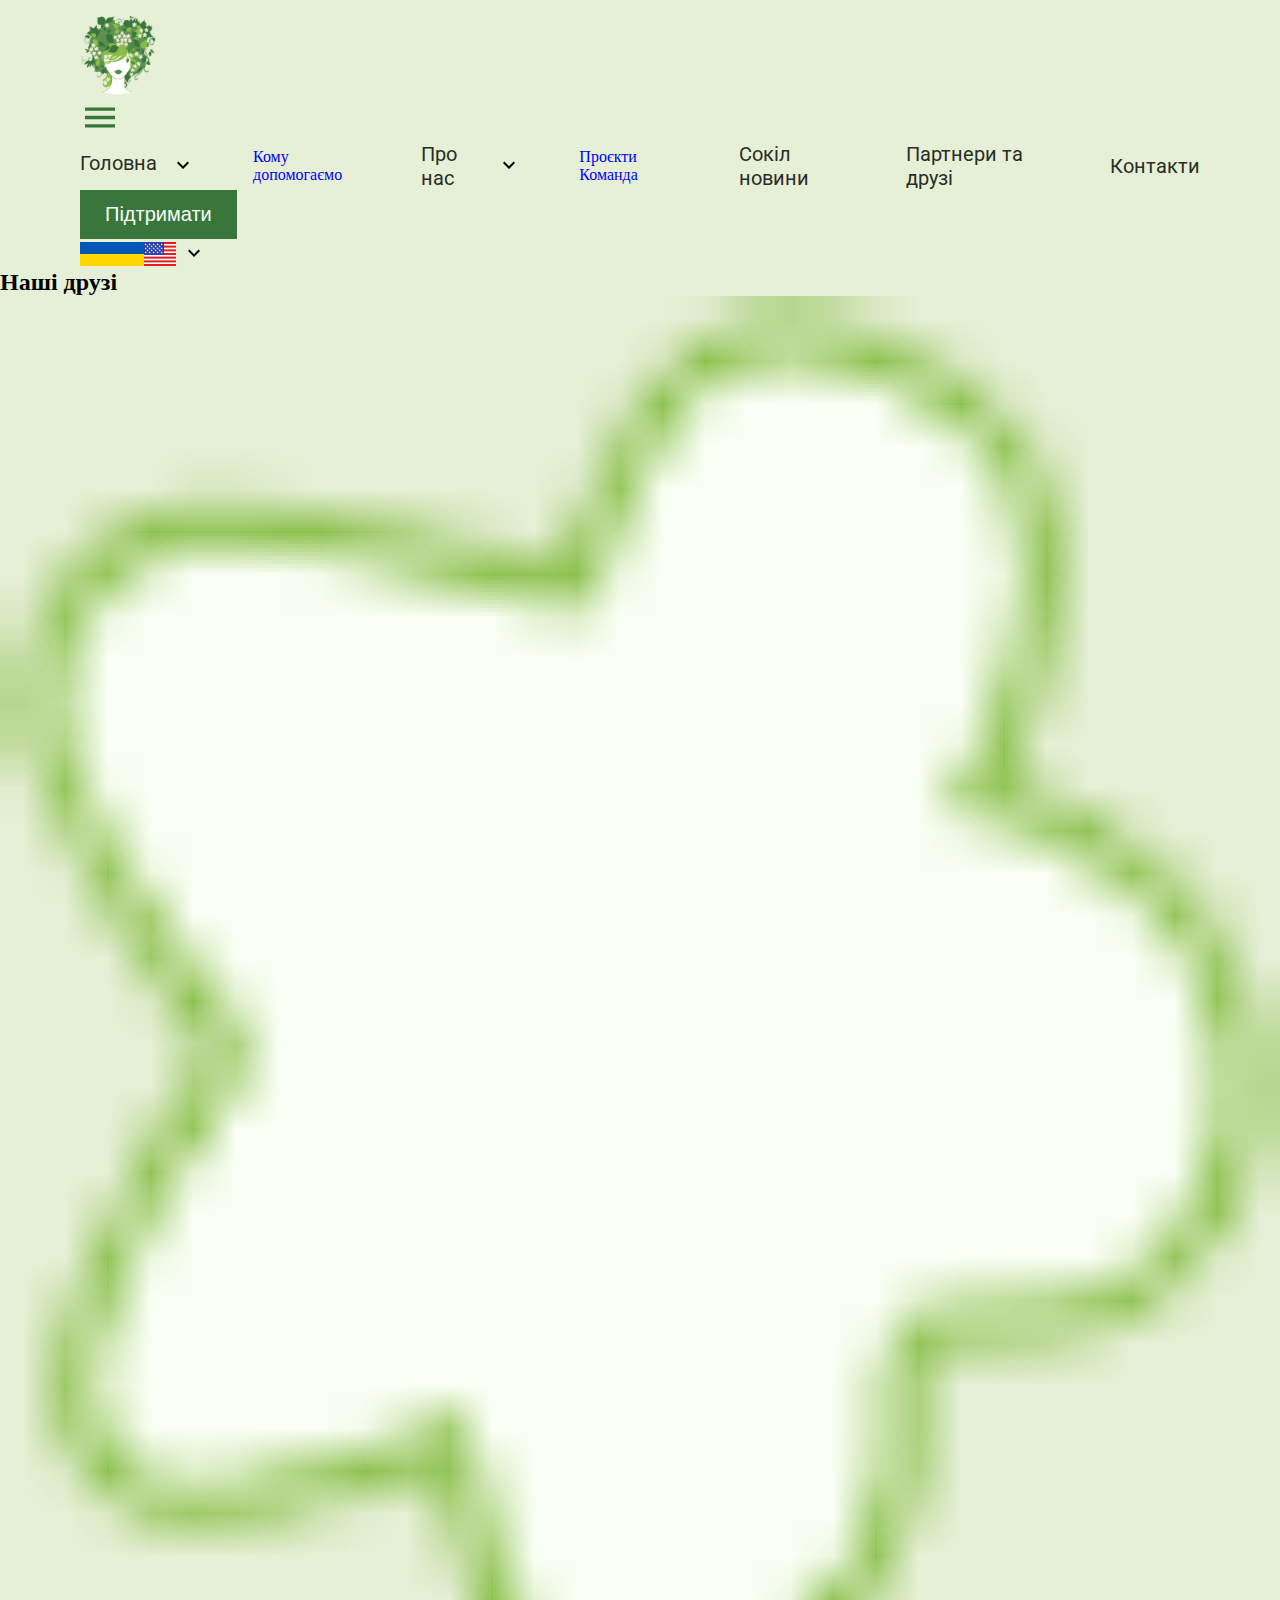
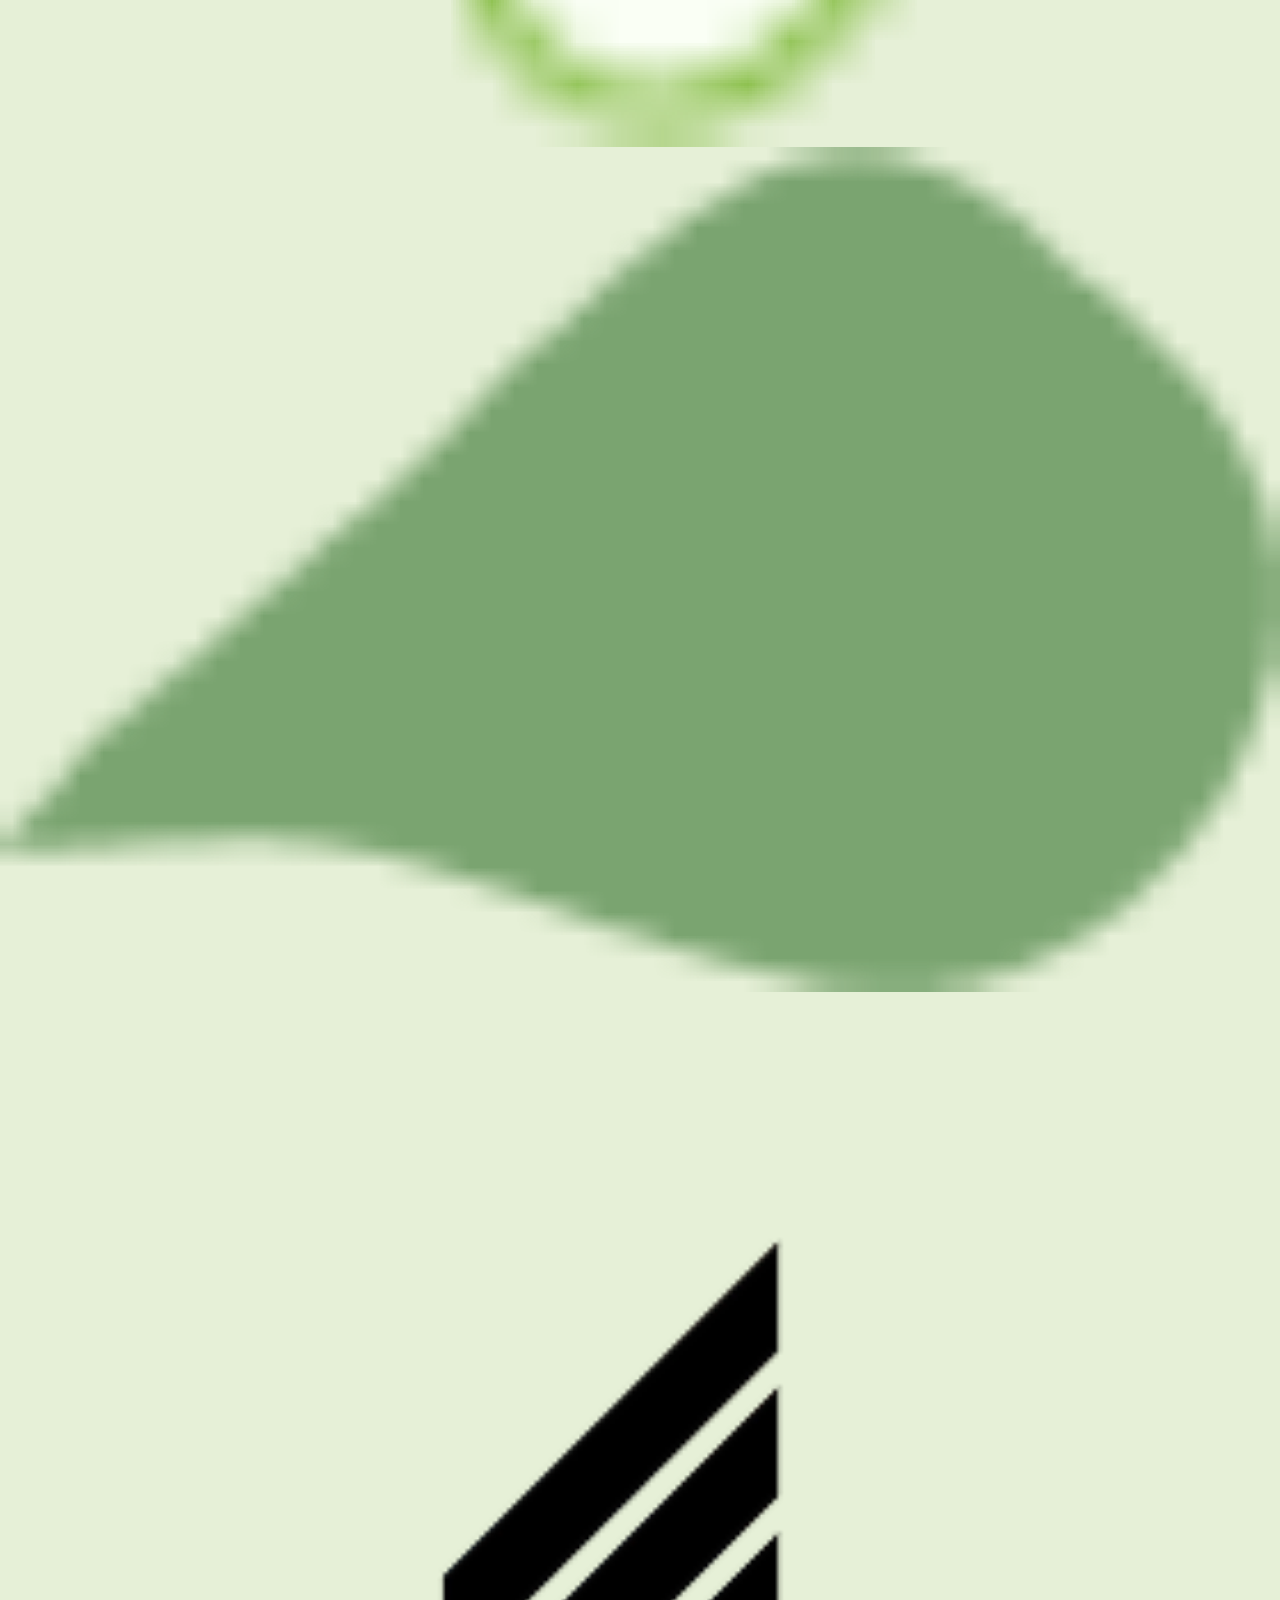
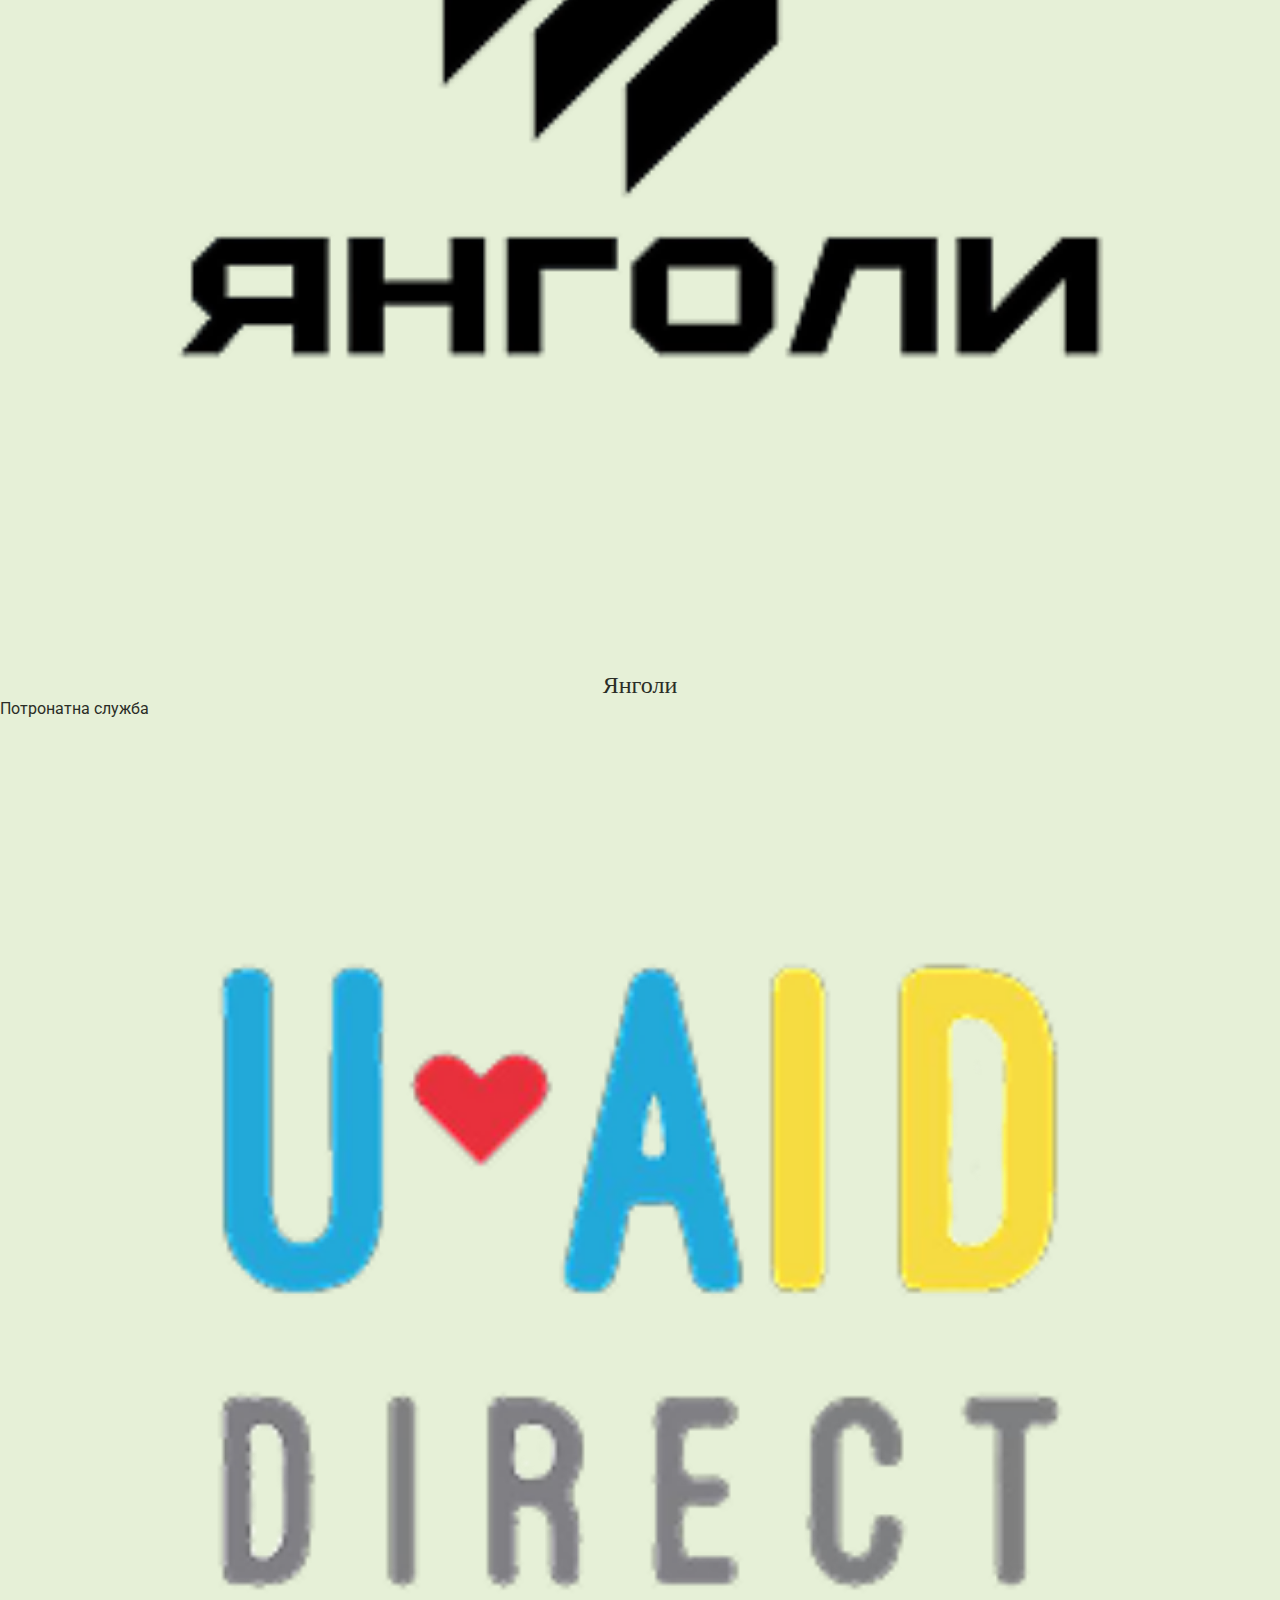
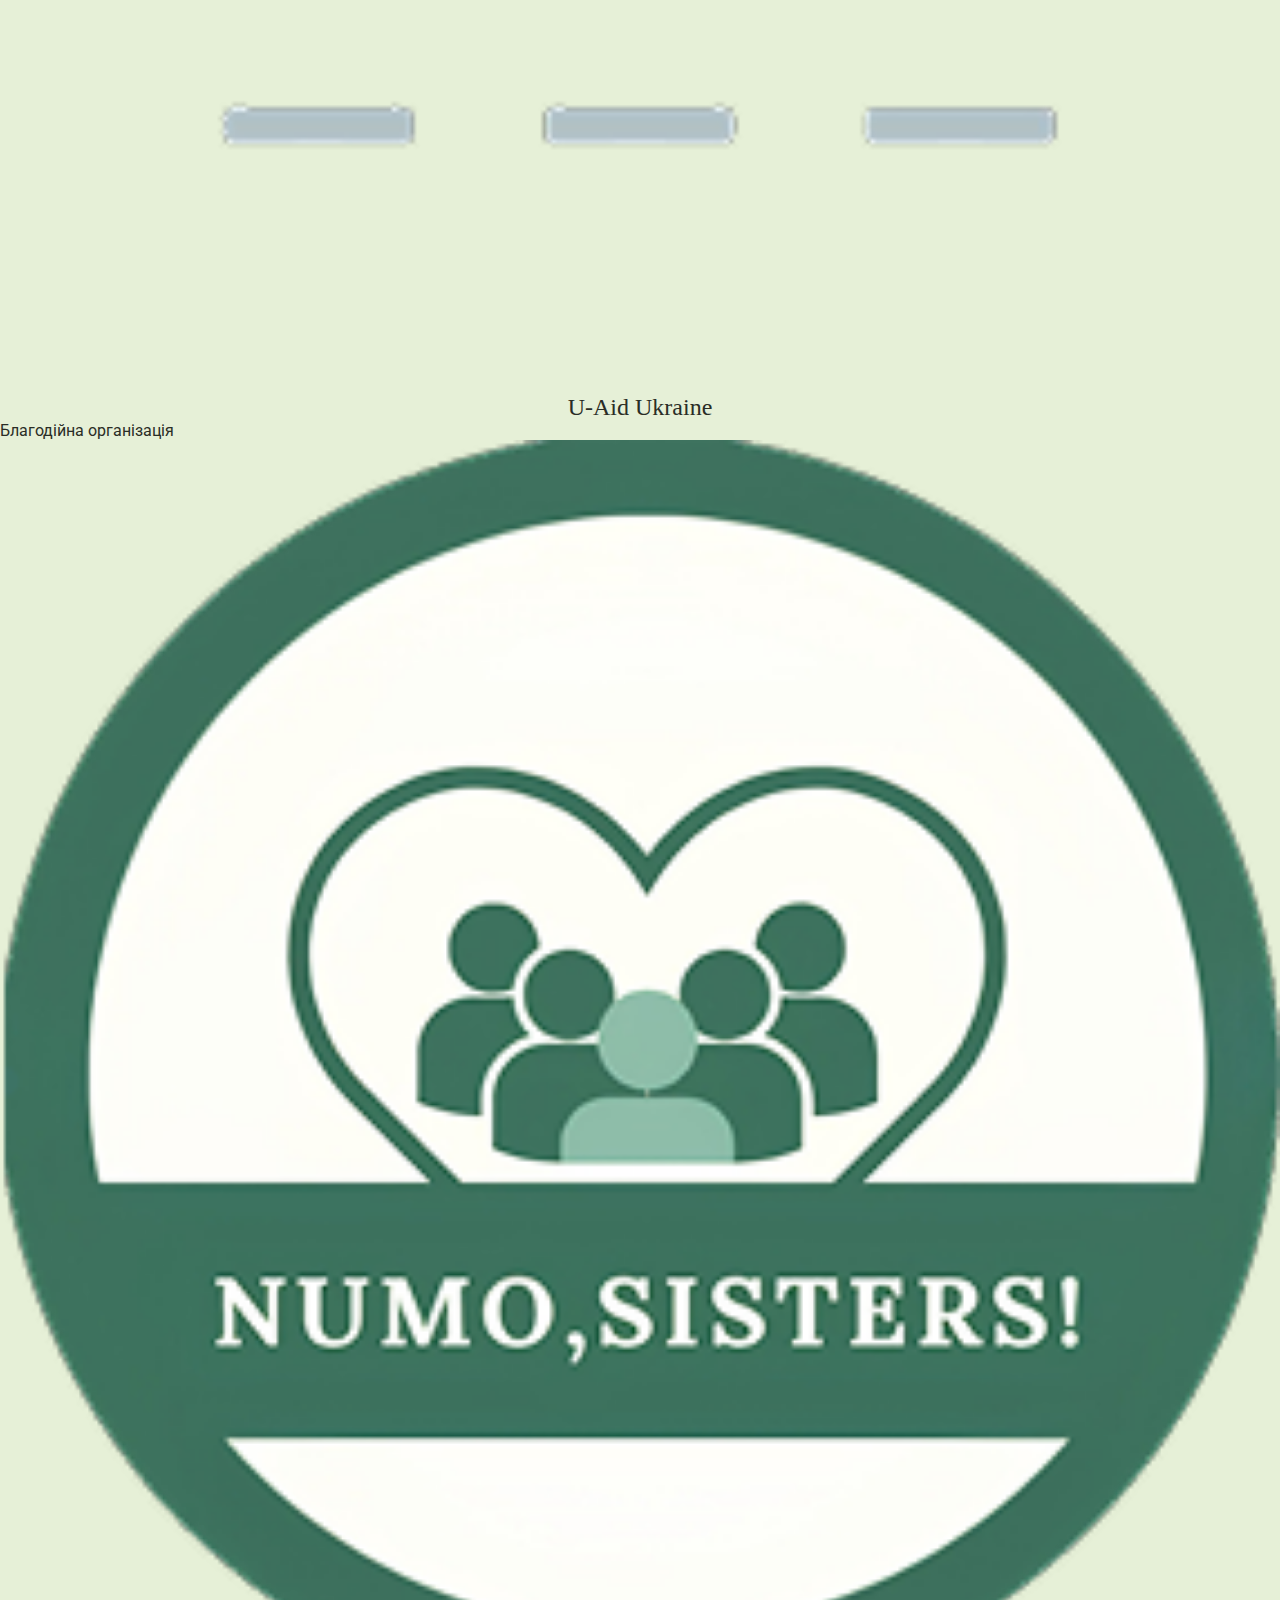
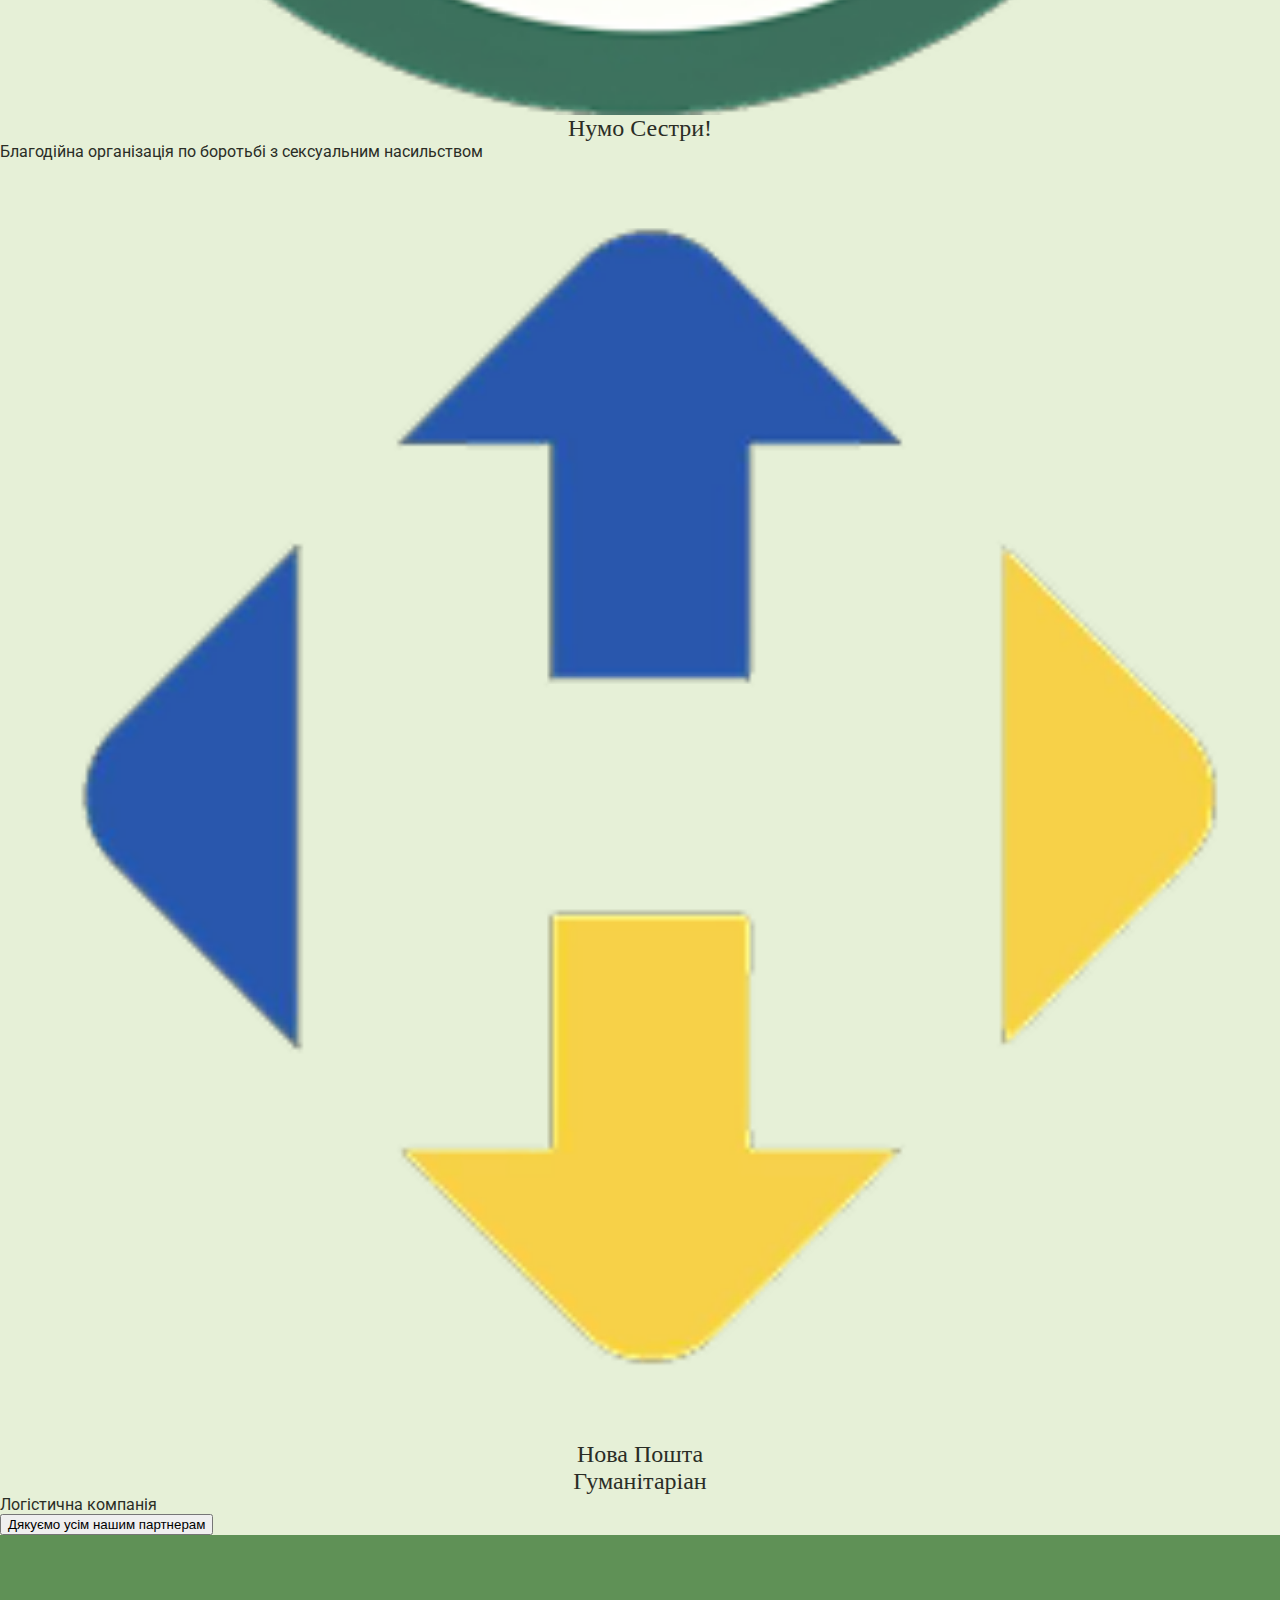
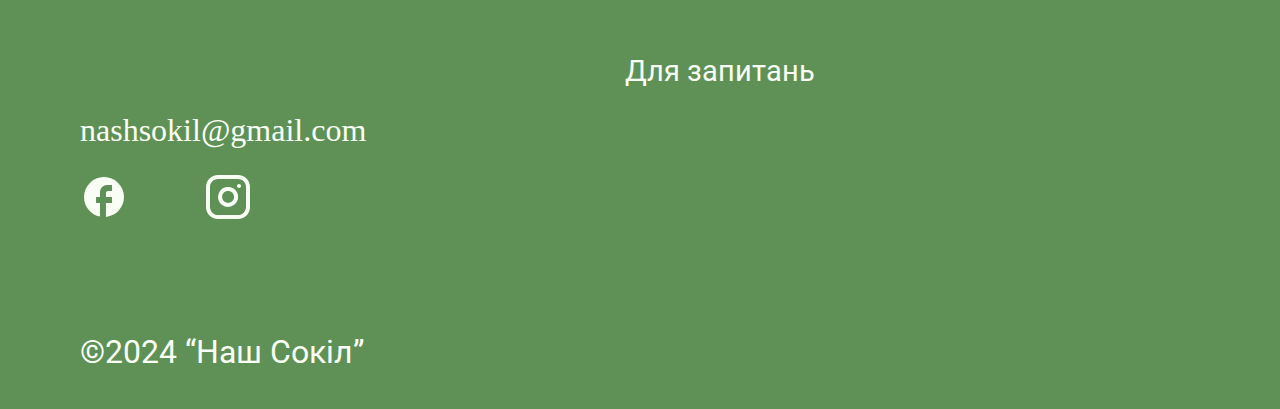
<file: partners.html>
<!DOCTYPE html>
<html lang="en">
  <head>
    <meta charset="UTF-8" />
    <meta name="viewport" content="width=device-width, initial-scale=1.0" />
    <title>Document</title>
    <link rel="preconnect" href="https://fonts.googleapis.com" />
    <link rel="preconnect" href="https://fonts.gstatic.com" crossorigin />
    <link rel="preconnect" href="https://fonts.googleapis.com" />
    <link rel="preconnect" href="https://fonts.gstatic.com" crossorigin />
    <link rel="preconnect" href="https://fonts.googleapis.com" />
    <link rel="preconnect" href="https://fonts.gstatic.com" crossorigin />
    <link rel="preconnect" href="https://fonts.googleapis.com" />
    <link rel="preconnect" href="https://fonts.gstatic.com" crossorigin />
    <link
      href="https://fonts.googleapis.com/css2?family=Cormorant+Unicase:wght@300;400;500;600;700&family=Roboto:ital,wght@0,100..900;1,100..900&family=Tinos:ital,wght@0,400;0,700;1,400;1,700&display=swap"
      rel="stylesheet"
    />
    <link rel="stylesheet" href="./css/style.css" />
  </head>
  <body class="help-body">
    <header class="header">
        <div class="container cont__header">
        <img src="./pictures/logo.png" alt="logotype" class="header__logo" href="index.html"/>
        <svg xmlns="http://www.w3.org/2000/svg" width="40" height="41" viewBox="0 0 40 41" fill="none" class="header__mobile-menu">
          <path d="M5 30.5V27.1667H35V30.5H5ZM5 22.1667V18.8333H35V22.1667H5ZM5 13.8333V10.5H35V13.8333H5Z" fill="#39763B"/>
        </svg>
        <ul class="header__list">
          <li class="header__item">
            <a class="header__text" href="index.html">Головна</a>
            <button class="header__select" id="arrow-first">
              <svg class="header__svg">
                <use href="./pictures/symbol-defs.svg#icon-arrow-down" />
              </svg>
            </button>
          </li>
          <a href="./help.html" class="header__our-help">Кому допомогаємо</a>
          <li class="header__item">
            <a class="header__text" href="./about-us.html">Про нас</a>
            <button class="header__select" id="arrow-second">
              <svg class="header__svg">
                <use href="./pictures/symbol-defs.svg#icon-arrow-down" />
              </svg>
            </button>
          </li>
          <div class="header__popout">
          <a href="./projects.html" class="header__projects" >Проєкти</a>
          <a href="./team.html" class="header__team" >Команда</a>
        </div>
          <li class="header__item">
            <a class="header__text" href="./news.html">Сокіл новини</a>
          </li>
          <li class="header__item">
            <a class="header__text" href="./partners.html">Партнери та друзі</a>
          </li>
          <li class="header__item">
            <a class="header__text" href="./contacts.html">Контакти</a>
          </li>
        </ul>
        <button class="suport__button" onclick="window.location.href='/support.html'">Підтримати</button>
        <div class="header__box">
          <img src="./pictures/ukraine.png" alt="" class="header__country" id="ukraine"/>
          <img src="./pictures/ukraine.png" alt="" class="header__country" id="place"/>
          <img src="./pictures/usa.png" alt="" class="header__country" id="usa"/>
          <button class="header__select" id="languageHeader">
            <svg class="header__svg" id="languageHeaderArrow">
              <use href="./pictures/symbol-defs.svg#icon-arrow-down" />
            </svg>
          </button>
        </div>
      </div>
      </header>
      <div class="partners">
        <div class="containre partners-containre">
            <h2 class="partners-title">Наші друзі
                <img src="./pictures/flower.png" alt="" class="partners-flower" id="flower">
                <img src="./pictures/leaf.png" alt="" class="partners-leaf" id="leaf-one">
            </h2>
            <ul class="partners-list">
                <li class="partners-item">
                    <img src="./pictures/partners-pic/partner-logo-one.png" alt="" class="partners-photo">
                    <h4 class="partners-name">Янголи</h4>
                    <p class="partners-text">Потронатна служба</p>
                </li>
                <li class="partners-item">
                    <img src="./pictures/partners-pic/partner-logo-two.png" alt="" class="partners-photo">
                    <h4 class="partners-name">U-Aid Ukraine</h4>
                    <p class="partners-text">Благодійна організація</p>
                </li>
                <li class="partners-item">
                    <img src="./pictures/partners-pic/partner-logo-three.png" alt="" class="partners-photo">
                    <h4 class="partners-name">Нумо Сестри!</h4>
                    <p class="partners-text">Благодійна організація по боротьбі з сексуальним насильством</p>
                </li>
                <li class="partners-item">
                    <img src="./pictures/partners-pic/partner-logo-four.png" alt="" class="partners-photo">
                    <h4 class="partners-name">Нова Пошта <br>Гуманітаріан</h4>
                    <p class="partners-text">Логістична компанія</p>
                </li>
            </ul>
            <button type="button" class="partners-button" onclick="window.location.href='/thanks.html'">Дякуємо усім нашим партнерам</button>
        </div>
      </div>
      <footer class="footer">
        <div class="container cont__footer">
        <h2 class="footer__answer">Для запитань</h2>
        <p class="footer__mail">nashsokil@gmail.com</p>
        <ul class="footer__list">
          <li class="footer__item">
            <svg class="footer__svg">
              <use href="./pictures/symbol-defs.svg#icon-facebook" />
            </svg>
          </li>
          <li class="footer__item">
            <svg class="footer__svg">
              <use href="./pictures/symbol-defs.svg#icon-instagram" />
            </svg>
          </li>
        </ul>

        <p class="footer__end">©2024 “Наш Сокіл”</p>
      </div>
      </footer>
      <script type="module" src="./js/header.js"></script>
  </body>
</html>
</file>
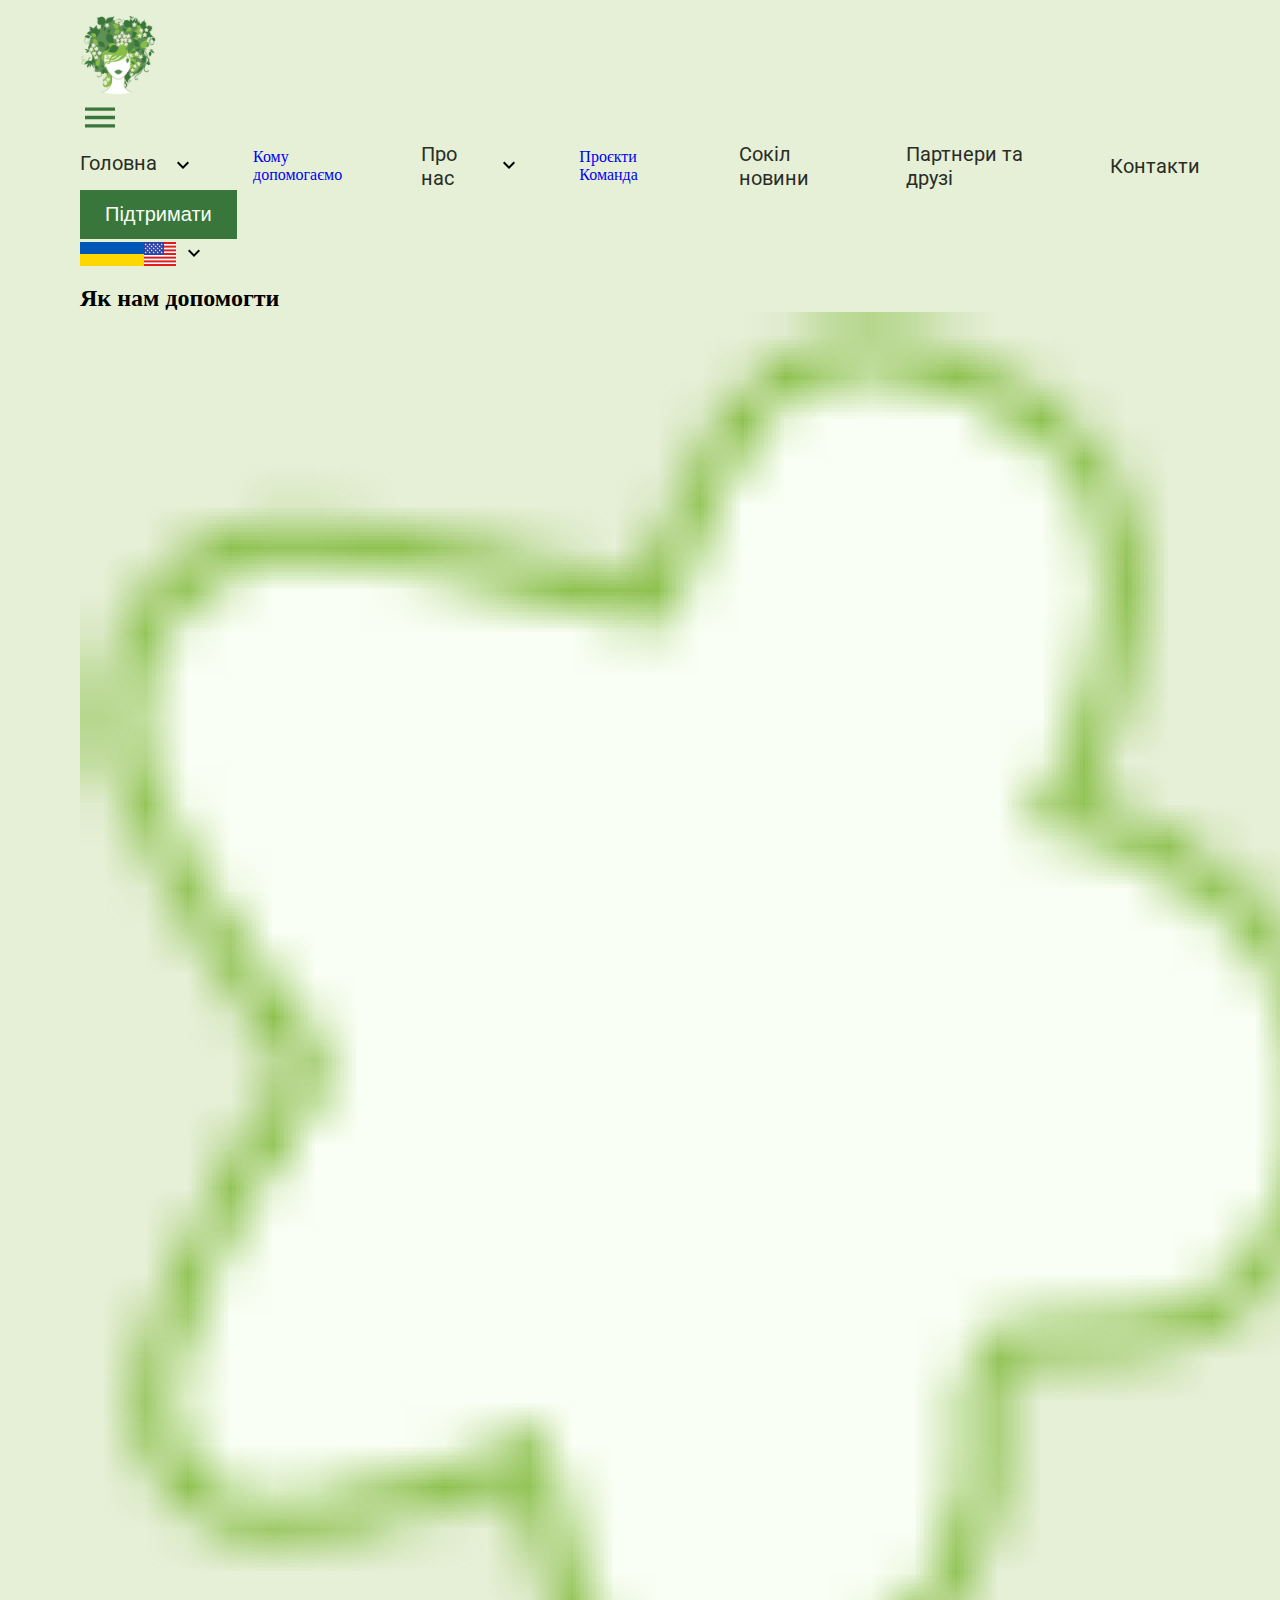
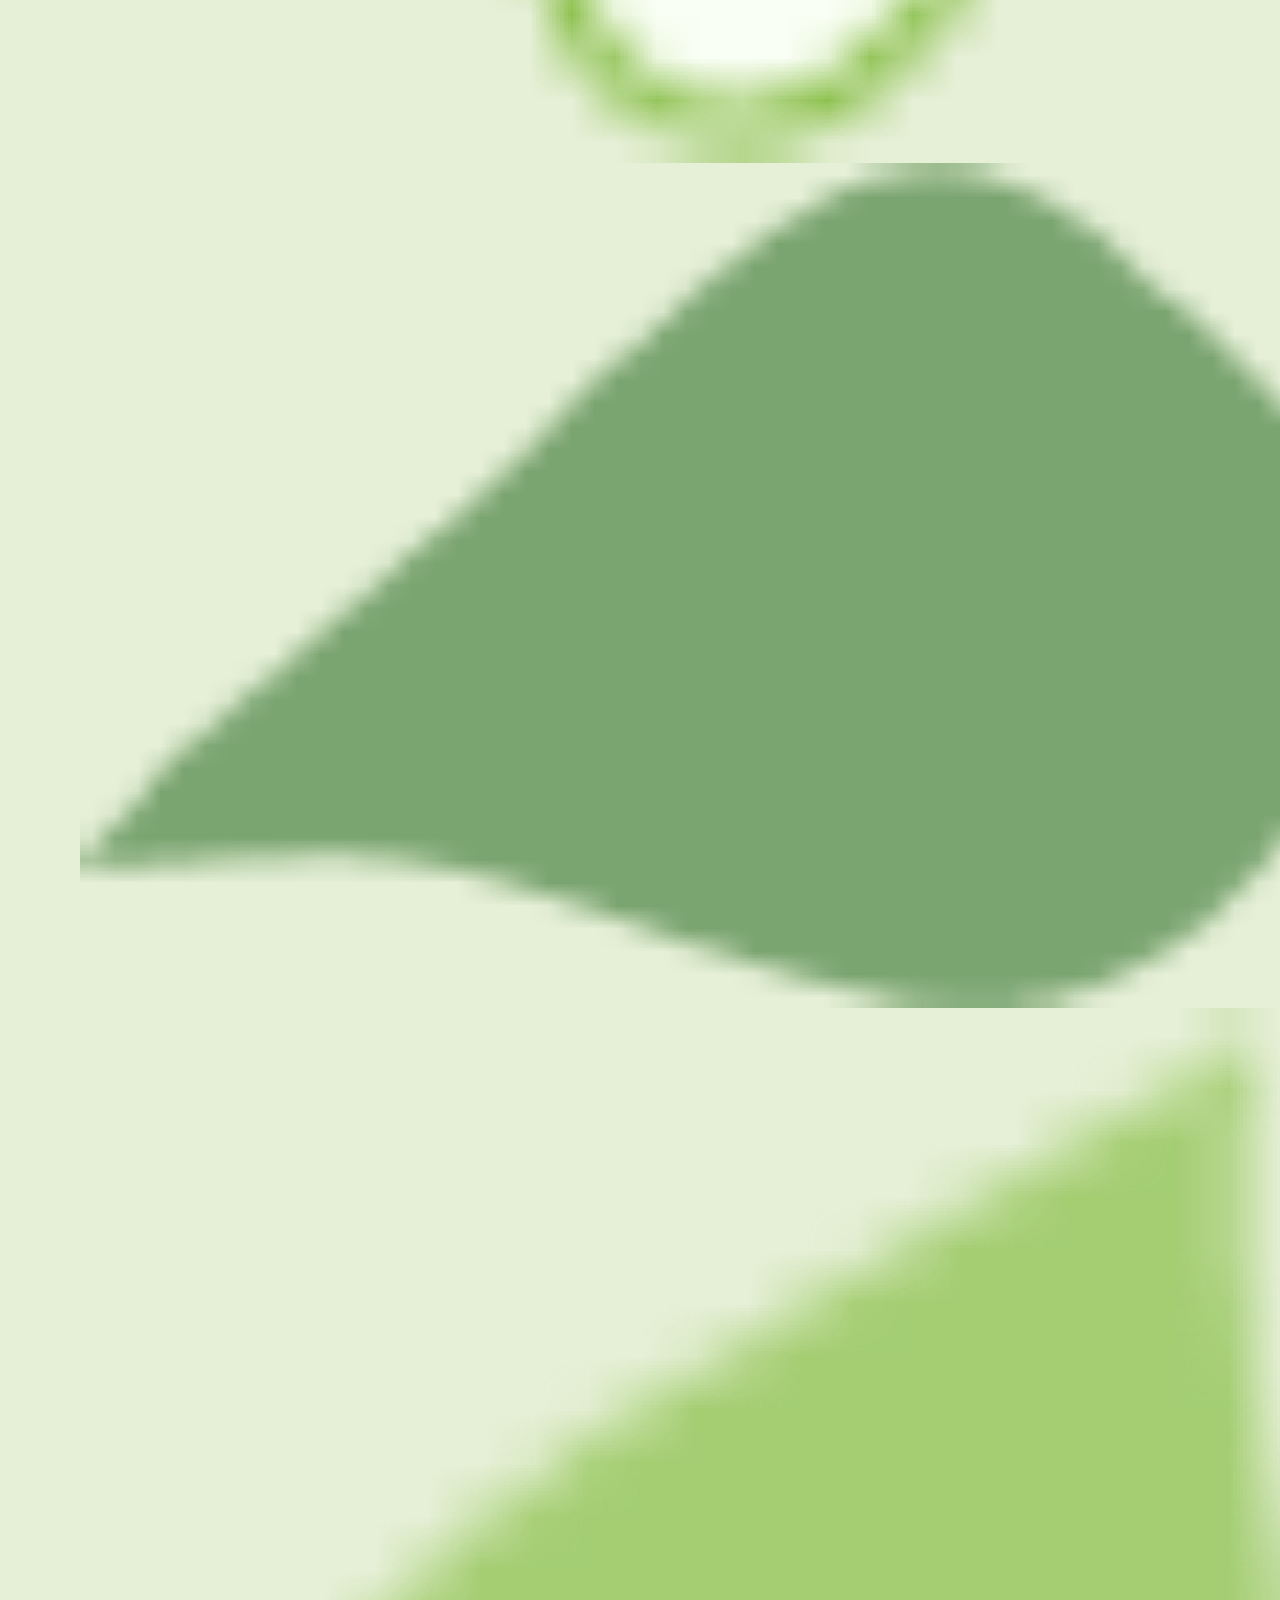
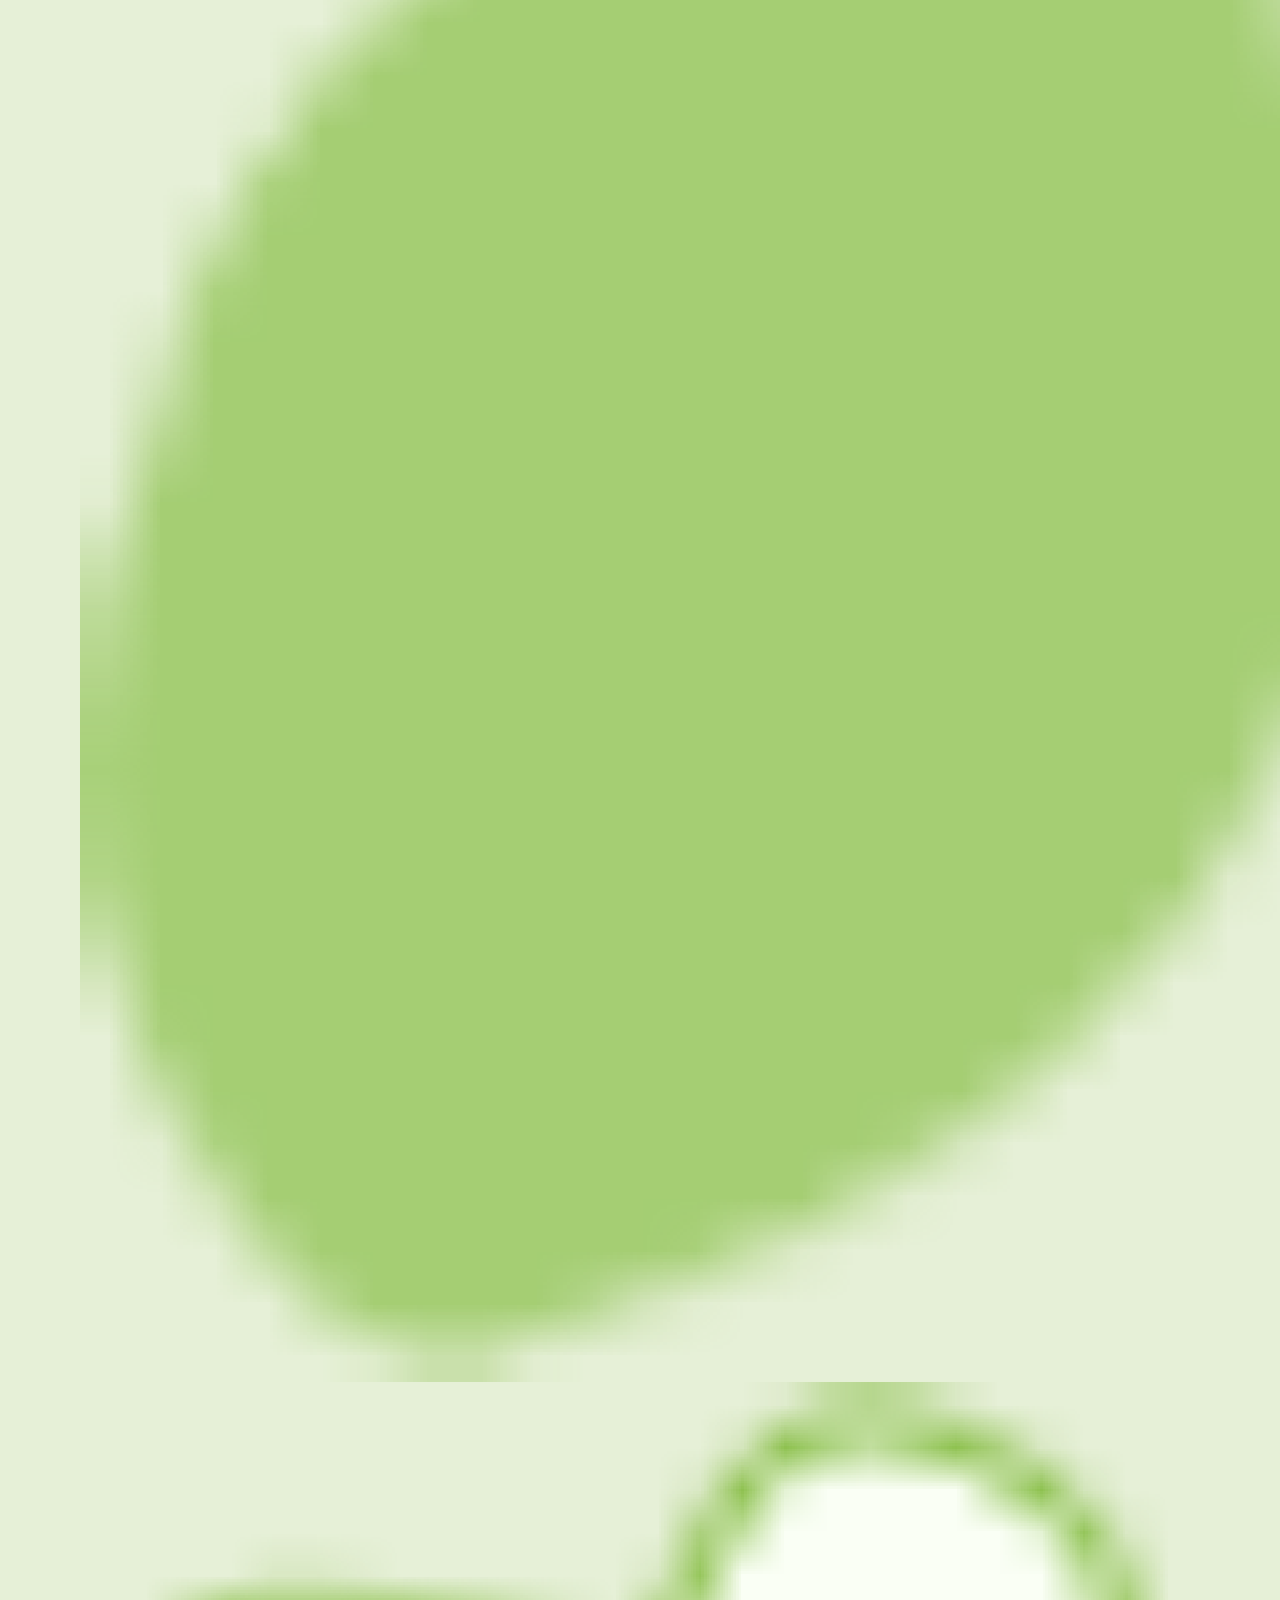
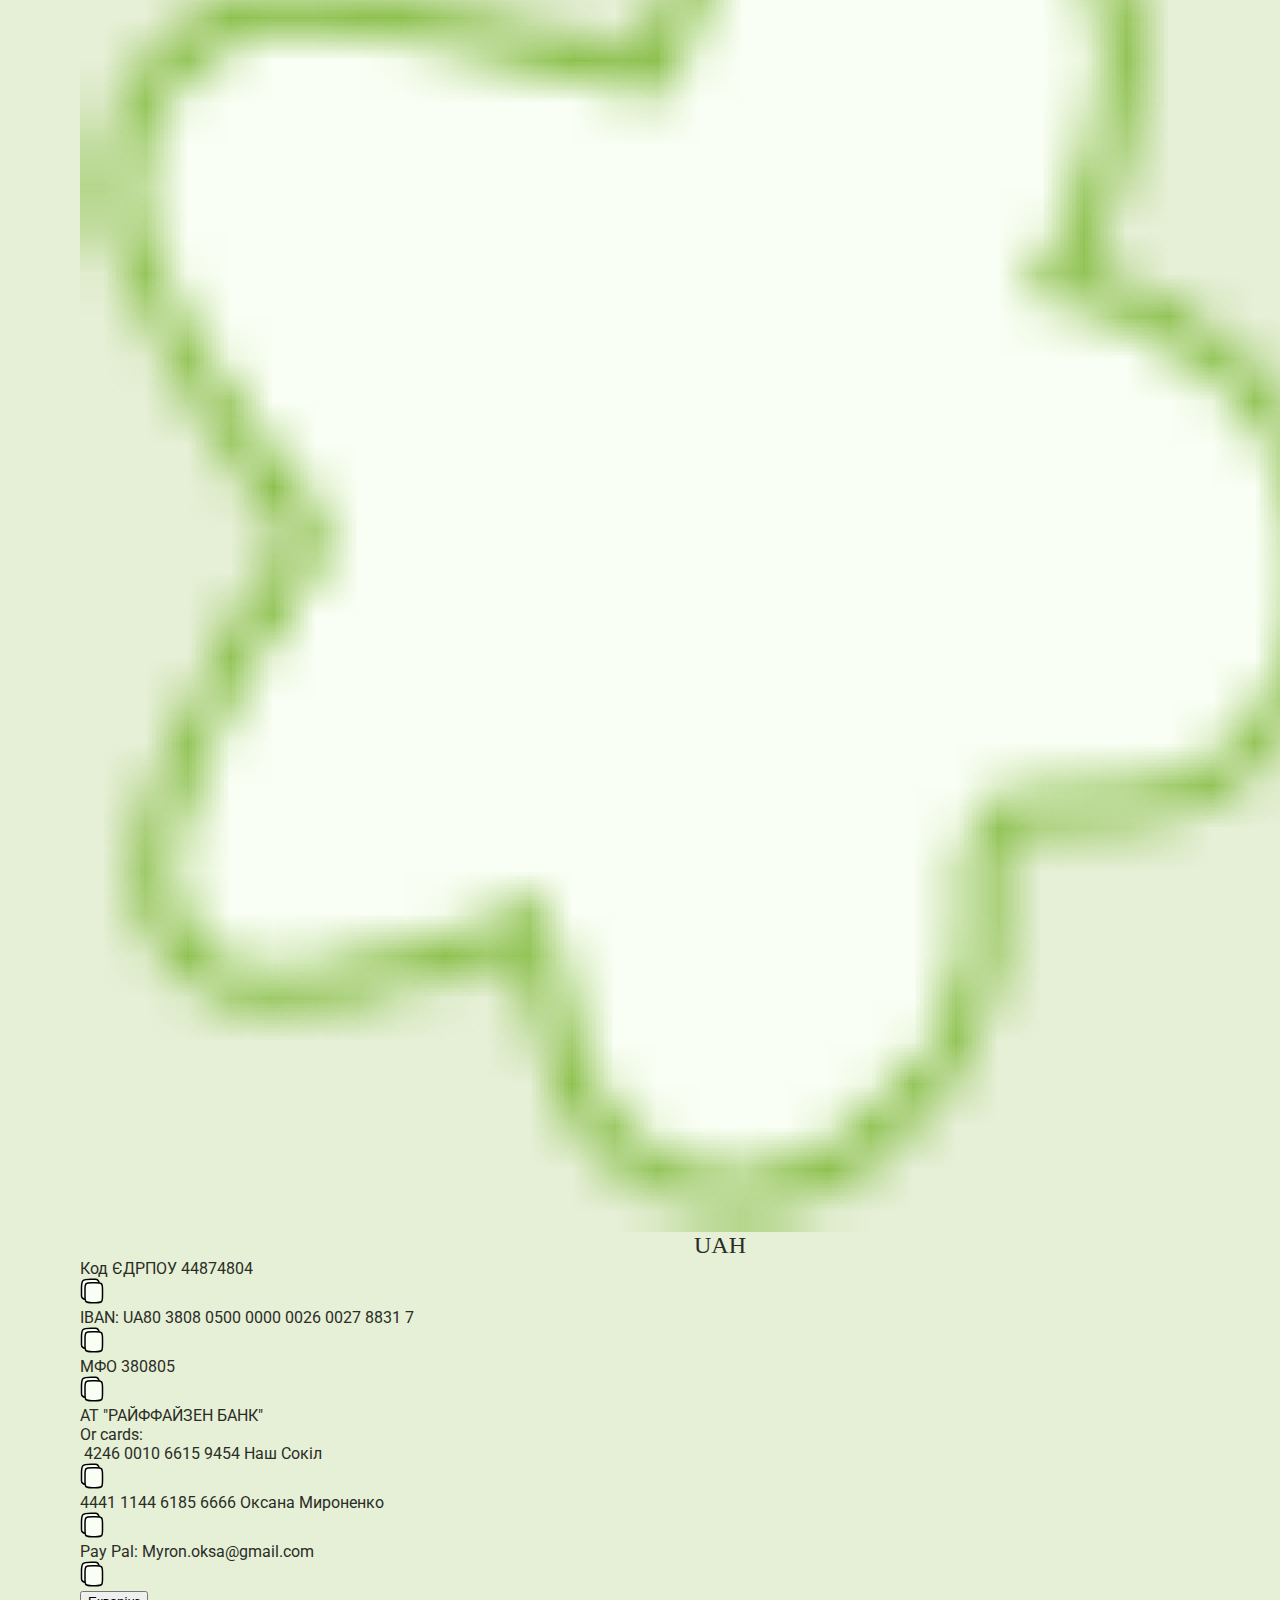
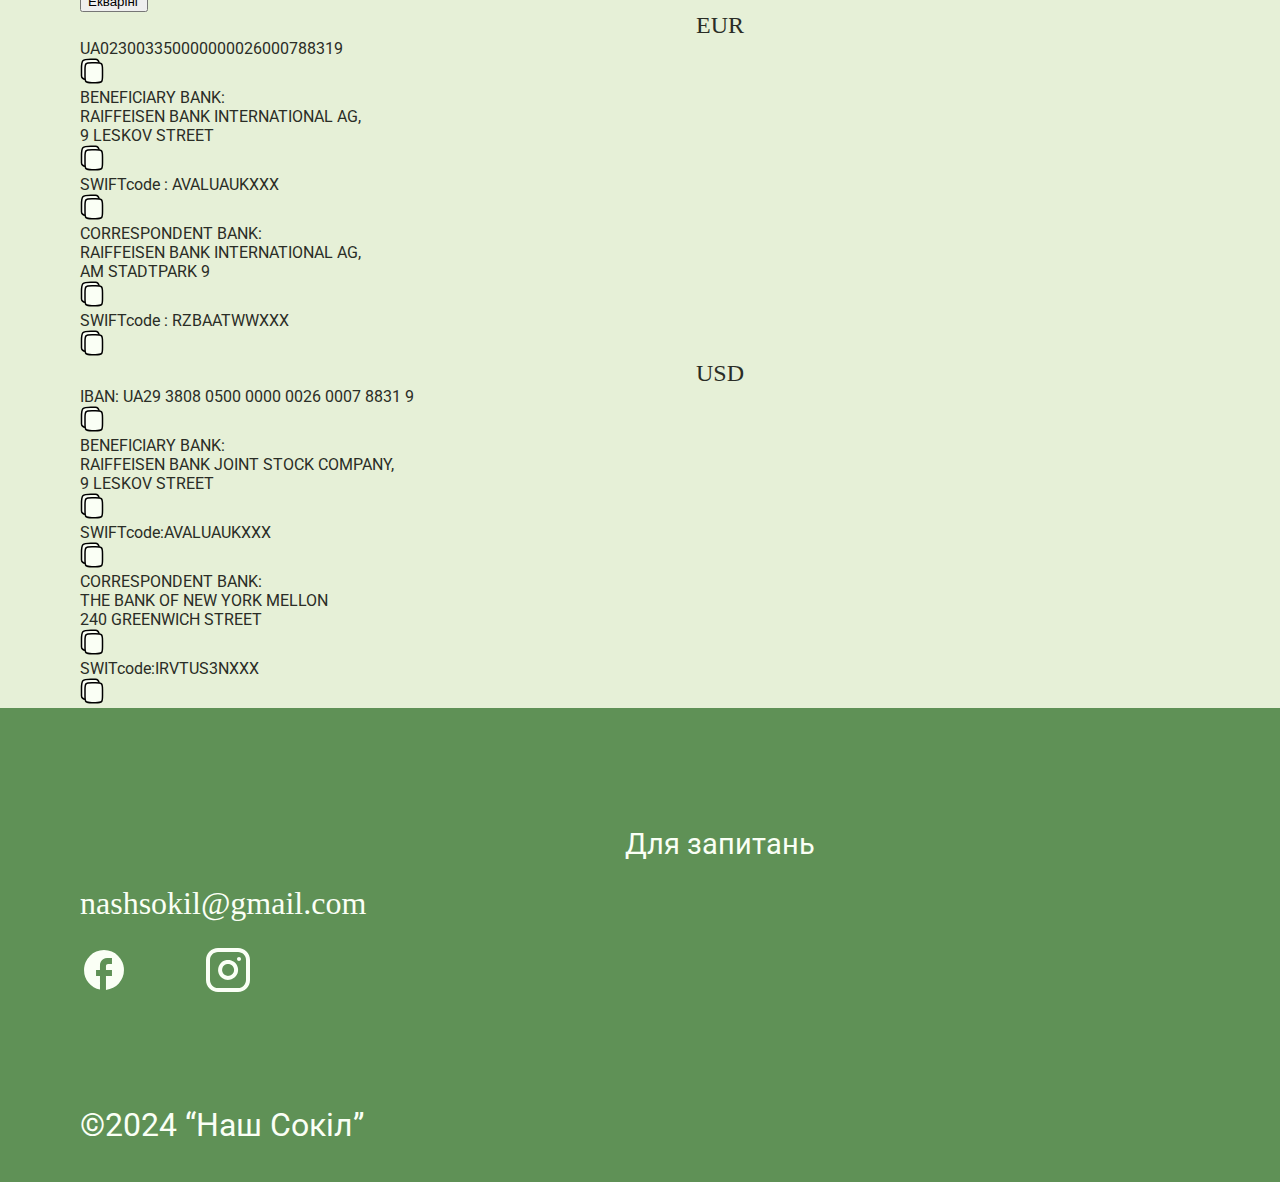
<file: support.html>
<!DOCTYPE html>
<html lang="en">
  <head>
    <meta charset="UTF-8" />
    <meta name="viewport" content="width=device-width, initial-scale=1.0" />
    <title>Document</title>
    <link rel="preconnect" href="https://fonts.googleapis.com" />
    <link rel="preconnect" href="https://fonts.gstatic.com" crossorigin />
    <link rel="preconnect" href="https://fonts.googleapis.com" />
    <link rel="preconnect" href="https://fonts.gstatic.com" crossorigin />
    <link rel="preconnect" href="https://fonts.googleapis.com" />
    <link rel="preconnect" href="https://fonts.gstatic.com" crossorigin />
    <link rel="preconnect" href="https://fonts.googleapis.com" />
    <link rel="preconnect" href="https://fonts.gstatic.com" crossorigin />
    <link
      href="https://fonts.googleapis.com/css2?family=Cormorant+Unicase:wght@300;400;500;600;700&family=Roboto:ital,wght@0,100..900;1,100..900&family=Tinos:ital,wght@0,400;0,700;1,400;1,700&display=swap"
      rel="stylesheet"
    />
    <link rel="stylesheet" href="./css/style.css" />
  </head>
  <body class="support-body">
    <header class="header">
      <div class="container cont__header">
        <img
          src="./pictures/logo.png"
          alt="logotype"
          class="header__logo"
          href="index.html"
        />
        <svg
        
          xmlns="http://www.w3.org/2000/svg"
          width="40"
          height="41"
          viewBox="0 0 40 41"
          fill="none"
          class="header__mobile-menu"
        >
          <path
            d="M5 30.5V27.1667H35V30.5H5ZM5 22.1667V18.8333H35V22.1667H5ZM5 13.8333V10.5H35V13.8333H5Z"
            fill="#39763B"
          />
        </svg>
        <ul class="header__list">
          <li class="header__item">
            <a class="header__text" href="index.html">Головна</a>
            <button class="header__select" id="arrow-first">
              <svg class="header__svg">
                <use href="./pictures/symbol-defs.svg#icon-arrow-down" />
              </svg>
            </button>
          </li>
          <a href="./help.html" class="header__our-help">Кому допомогаємо</a>
          <li class="header__item">
            <a class="header__text" href="./about-us.html">Про нас</a>
            <button class="header__select" id="arrow-second">
              <svg class="header__svg">
                <use href="./pictures/symbol-defs.svg#icon-arrow-down" />
              </svg>
            </button>
          </li>
          <div class="header__popout">
            <a href="./projects.html" class="header__projects">Проєкти</a>
            <a href="./team.html" class="header__team">Команда</a>
          </div>
          <li class="header__item">
            <a class="header__text" href="./news.html">Сокіл новини</a>
          </li>
          <li class="header__item">
            <a class="header__text" href="./partners.html">Партнери та друзі</a>
          </li>
          <li class="header__item">
            <a class="header__text" href="./contacts.html">Контакти</a>
          </li>
        </ul>
        <button
          class="suport__button"
          onclick="window.location.href='/support.html'"
        >
          Підтримати
        </button>
        <div class="header__box">
          <img
            src="./pictures/ukraine.png"
            alt=""
            class="header__country"
            id="ukraine"
          />
          <img
            src="./pictures/ukraine.png"
            alt=""
            class="header__country"
            id="place"
          />
          <img
            src="./pictures/usa.png"
            alt=""
            class="header__country"
            id="usa"
          />
          <button class="header__select" id="languageHeader">
            <svg
            
              class="header__svg"
              id="languageHeaderArrow"
            >
              <use href="./pictures/symbol-defs.svg#icon-arrow-down" />
            </svg>
          </button>
        </div>
      </div>
    </header>
    <div class="support">
      <div class="container cont-support">
        <h2 class="support-main-title">
          Як нам допомогти
          <img
            src="./pictures/flower.png"
            alt=""
            class="support-flower-one"
            id="flower"
          />
          <img
            src="./pictures/leaf.png"
            alt=""
            class="support-leaf-one"
            id="leaf-one"
          />
          <img
            src="./pictures/leaf-two.png"
            alt=""
            class="support-leaf-two"
            id="leaf-two"
          />
          <img
            src="./pictures/flower.png"
            alt=""
            class="support-flower-two"
            id="flower"
          />
        </h2>
        <div class="support-info">
          <div class="support-one">
            <div class="support-uah">
              <h4 class="support-sub-title">UAH</h4>
              <ul class="support-list">
                <li class="support-item">
                  <p class="support-text">Код ЄДРПОУ 44874804</p>
                  <svg
                  
                    xmlns="http://www.w3.org/2000/svg"
                    width="24"
                    height="26"
                    viewBox="0 0 24 26"
                    fill="none"
                    class="support-svg"
                  >
                    <path
                      d="M5 21.1666C4.07174 21.1666 3.1815 20.7979 2.52513 20.1415C1.86875 19.4851 1.5 18.5949 1.5 17.6666V10.6666C1.5 6.26715 1.5 4.06681 2.86733 2.70065C4.23467 1.33448 6.43383 1.33331 10.8333 1.33331H15.5C16.4283 1.33331 17.3185 1.70206 17.9749 2.35844C18.6313 3.01482 19 3.90506 19 4.83331"
                      fill="#FAFFF5"
                    />
                    <path
                      d="M5 21.1666C4.07174 21.1666 3.1815 20.7979 2.52513 20.1415C1.86875 19.4851 1.5 18.5949 1.5 17.6666V10.6666C1.5 6.26715 1.5 4.06681 2.86733 2.70065C4.23467 1.33448 6.43383 1.33331 10.8333 1.33331H15.5C16.4283 1.33331 17.3185 1.70206 17.9749 2.35844C18.6313 3.01482 19 3.90506 19 4.83331"
                      stroke="black"
                      stroke-width="1.5"
                    />
                    <path
                      d="M5 11.8333C5 8.53398 5 6.88315 6.0255 5.85881C7.04983 4.83331 8.70067 4.83331 12 4.83331H15.5C18.7993 4.83331 20.4502 4.83331 21.4745 5.85881C22.5 6.88315 22.5 8.53398 22.5 11.8333V17.6666C22.5 20.966 22.5 22.6168 21.4745 23.6411C20.4502 24.6666 18.7993 24.6666 15.5 24.6666H12C8.70067 24.6666 7.04983 24.6666 6.0255 23.6411C5 22.6168 5 20.966 5 17.6666V11.8333Z"
                      fill="#FAFFF5"
                      stroke="black"
                      stroke-width="1.5"
                    />
                  </svg>
                </li>
                <li class="support-item">
                  <p class="support-text">
                    IBAN: UA80 3808 0500 0000 0026 0027 8831 7
                  </p>
                  <svg
                  
                    xmlns="http://www.w3.org/2000/svg"
                    width="24"
                    height="26"
                    viewBox="0 0 24 26"
                    fill="none"
                    class="support-svg"
                  >
                    <path
                      d="M5 21.1666C4.07174 21.1666 3.1815 20.7979 2.52513 20.1415C1.86875 19.4851 1.5 18.5949 1.5 17.6666V10.6666C1.5 6.26715 1.5 4.06681 2.86733 2.70065C4.23467 1.33448 6.43383 1.33331 10.8333 1.33331H15.5C16.4283 1.33331 17.3185 1.70206 17.9749 2.35844C18.6313 3.01482 19 3.90506 19 4.83331"
                      fill="#FAFFF5"
                    />
                    <path
                      d="M5 21.1666C4.07174 21.1666 3.1815 20.7979 2.52513 20.1415C1.86875 19.4851 1.5 18.5949 1.5 17.6666V10.6666C1.5 6.26715 1.5 4.06681 2.86733 2.70065C4.23467 1.33448 6.43383 1.33331 10.8333 1.33331H15.5C16.4283 1.33331 17.3185 1.70206 17.9749 2.35844C18.6313 3.01482 19 3.90506 19 4.83331"
                      stroke="black"
                      stroke-width="1.5"
                    />
                    <path
                      d="M5 11.8333C5 8.53398 5 6.88315 6.0255 5.85881C7.04983 4.83331 8.70067 4.83331 12 4.83331H15.5C18.7993 4.83331 20.4502 4.83331 21.4745 5.85881C22.5 6.88315 22.5 8.53398 22.5 11.8333V17.6666C22.5 20.966 22.5 22.6168 21.4745 23.6411C20.4502 24.6666 18.7993 24.6666 15.5 24.6666H12C8.70067 24.6666 7.04983 24.6666 6.0255 23.6411C5 22.6168 5 20.966 5 17.6666V11.8333Z"
                      fill="#FAFFF5"
                      stroke="black"
                      stroke-width="1.5"
                    />
                  </svg>
                </li>
                <li class="support-item">
                  <p class="support-text">МФО 380805</p>
                  <svg
                  
                    xmlns="http://www.w3.org/2000/svg"
                    width="24"
                    height="26"
                    viewBox="0 0 24 26"
                    fill="none"
                    class="support-svg"
                  >
                    <path
                      d="M5 21.1666C4.07174 21.1666 3.1815 20.7979 2.52513 20.1415C1.86875 19.4851 1.5 18.5949 1.5 17.6666V10.6666C1.5 6.26715 1.5 4.06681 2.86733 2.70065C4.23467 1.33448 6.43383 1.33331 10.8333 1.33331H15.5C16.4283 1.33331 17.3185 1.70206 17.9749 2.35844C18.6313 3.01482 19 3.90506 19 4.83331"
                      fill="#FAFFF5"
                    />
                    <path
                      d="M5 21.1666C4.07174 21.1666 3.1815 20.7979 2.52513 20.1415C1.86875 19.4851 1.5 18.5949 1.5 17.6666V10.6666C1.5 6.26715 1.5 4.06681 2.86733 2.70065C4.23467 1.33448 6.43383 1.33331 10.8333 1.33331H15.5C16.4283 1.33331 17.3185 1.70206 17.9749 2.35844C18.6313 3.01482 19 3.90506 19 4.83331"
                      stroke="black"
                      stroke-width="1.5"
                    />
                    <path
                      d="M5 11.8333C5 8.53398 5 6.88315 6.0255 5.85881C7.04983 4.83331 8.70067 4.83331 12 4.83331H15.5C18.7993 4.83331 20.4502 4.83331 21.4745 5.85881C22.5 6.88315 22.5 8.53398 22.5 11.8333V17.6666C22.5 20.966 22.5 22.6168 21.4745 23.6411C20.4502 24.6666 18.7993 24.6666 15.5 24.6666H12C8.70067 24.6666 7.04983 24.6666 6.0255 23.6411C5 22.6168 5 20.966 5 17.6666V11.8333Z"
                      fill="#FAFFF5"
                      stroke="black"
                      stroke-width="1.5"
                    />
                  </svg>
                </li>
                <li class="support-item">
                  <p class="support-text">АТ "РАЙФФАЙЗЕН БАНК"</p>
                </li>
                <li class="support-item">
                  <p class="support-text">Or cards:</p>
                </li>
                <li class="support-item">
                  <p class="support-text"> 4246 0010 6615 9454 Наш Сокіл</p>
                  <svg
                  
                    xmlns="http://www.w3.org/2000/svg"
                    width="24"
                    height="26"
                    viewBox="0 0 24 26"
                    fill="none"
                    class="support-svg"
                  >
                    <path
                      d="M5 21.1666C4.07174 21.1666 3.1815 20.7979 2.52513 20.1415C1.86875 19.4851 1.5 18.5949 1.5 17.6666V10.6666C1.5 6.26715 1.5 4.06681 2.86733 2.70065C4.23467 1.33448 6.43383 1.33331 10.8333 1.33331H15.5C16.4283 1.33331 17.3185 1.70206 17.9749 2.35844C18.6313 3.01482 19 3.90506 19 4.83331"
                      fill="#FAFFF5"
                    />
                    <path
                      d="M5 21.1666C4.07174 21.1666 3.1815 20.7979 2.52513 20.1415C1.86875 19.4851 1.5 18.5949 1.5 17.6666V10.6666C1.5 6.26715 1.5 4.06681 2.86733 2.70065C4.23467 1.33448 6.43383 1.33331 10.8333 1.33331H15.5C16.4283 1.33331 17.3185 1.70206 17.9749 2.35844C18.6313 3.01482 19 3.90506 19 4.83331"
                      stroke="black"
                      stroke-width="1.5"
                    />
                    <path
                      d="M5 11.8333C5 8.53398 5 6.88315 6.0255 5.85881C7.04983 4.83331 8.70067 4.83331 12 4.83331H15.5C18.7993 4.83331 20.4502 4.83331 21.4745 5.85881C22.5 6.88315 22.5 8.53398 22.5 11.8333V17.6666C22.5 20.966 22.5 22.6168 21.4745 23.6411C20.4502 24.6666 18.7993 24.6666 15.5 24.6666H12C8.70067 24.6666 7.04983 24.6666 6.0255 23.6411C5 22.6168 5 20.966 5 17.6666V11.8333Z"
                      fill="#FAFFF5"
                      stroke="black"
                      stroke-width="1.5"
                    />
                  </svg>
                </li>
                <li class="support-item">
                  <p class="support-text">
                    4441 1144 6185 6666 Оксана Мироненко
                  </p>
                  <svg
                  
                    xmlns="http://www.w3.org/2000/svg"
                    width="24"
                    height="26"
                    viewBox="0 0 24 26"
                    fill="none"
                    class="support-svg"
                  >
                    <path
                      d="M5 21.1666C4.07174 21.1666 3.1815 20.7979 2.52513 20.1415C1.86875 19.4851 1.5 18.5949 1.5 17.6666V10.6666C1.5 6.26715 1.5 4.06681 2.86733 2.70065C4.23467 1.33448 6.43383 1.33331 10.8333 1.33331H15.5C16.4283 1.33331 17.3185 1.70206 17.9749 2.35844C18.6313 3.01482 19 3.90506 19 4.83331"
                      fill="#FAFFF5"
                    />
                    <path
                      d="M5 21.1666C4.07174 21.1666 3.1815 20.7979 2.52513 20.1415C1.86875 19.4851 1.5 18.5949 1.5 17.6666V10.6666C1.5 6.26715 1.5 4.06681 2.86733 2.70065C4.23467 1.33448 6.43383 1.33331 10.8333 1.33331H15.5C16.4283 1.33331 17.3185 1.70206 17.9749 2.35844C18.6313 3.01482 19 3.90506 19 4.83331"
                      stroke="black"
                      stroke-width="1.5"
                    />
                    <path
                      d="M5 11.8333C5 8.53398 5 6.88315 6.0255 5.85881C7.04983 4.83331 8.70067 4.83331 12 4.83331H15.5C18.7993 4.83331 20.4502 4.83331 21.4745 5.85881C22.5 6.88315 22.5 8.53398 22.5 11.8333V17.6666C22.5 20.966 22.5 22.6168 21.4745 23.6411C20.4502 24.6666 18.7993 24.6666 15.5 24.6666H12C8.70067 24.6666 7.04983 24.6666 6.0255 23.6411C5 22.6168 5 20.966 5 17.6666V11.8333Z"
                      fill="#FAFFF5"
                      stroke="black"
                      stroke-width="1.5"
                    />
                  </svg>
                </li>
                <li class="support-item">
                  <p class="support-text">Pay Pal: Myron.oksa@gmail.com</p>
                  <svg
                  
                    xmlns="http://www.w3.org/2000/svg"
                    width="24"
                    height="26"
                    viewBox="0 0 24 26"
                    fill="none"
                    class="support-svg"
                  >
                    <path
                      d="M5 21.1666C4.07174 21.1666 3.1815 20.7979 2.52513 20.1415C1.86875 19.4851 1.5 18.5949 1.5 17.6666V10.6666C1.5 6.26715 1.5 4.06681 2.86733 2.70065C4.23467 1.33448 6.43383 1.33331 10.8333 1.33331H15.5C16.4283 1.33331 17.3185 1.70206 17.9749 2.35844C18.6313 3.01482 19 3.90506 19 4.83331"
                      fill="#FAFFF5"
                    />
                    <path
                      d="M5 21.1666C4.07174 21.1666 3.1815 20.7979 2.52513 20.1415C1.86875 19.4851 1.5 18.5949 1.5 17.6666V10.6666C1.5 6.26715 1.5 4.06681 2.86733 2.70065C4.23467 1.33448 6.43383 1.33331 10.8333 1.33331H15.5C16.4283 1.33331 17.3185 1.70206 17.9749 2.35844C18.6313 3.01482 19 3.90506 19 4.83331"
                      stroke="black"
                      stroke-width="1.5"
                    />
                    <path
                      d="M5 11.8333C5 8.53398 5 6.88315 6.0255 5.85881C7.04983 4.83331 8.70067 4.83331 12 4.83331H15.5C18.7993 4.83331 20.4502 4.83331 21.4745 5.85881C22.5 6.88315 22.5 8.53398 22.5 11.8333V17.6666C22.5 20.966 22.5 22.6168 21.4745 23.6411C20.4502 24.6666 18.7993 24.6666 15.5 24.6666H12C8.70067 24.6666 7.04983 24.6666 6.0255 23.6411C5 22.6168 5 20.966 5 17.6666V11.8333Z"
                      fill="#FAFFF5"
                      stroke="black"
                      stroke-width="1.5"
                    />
                  </svg>
                </li>
              </ul>
            </div>
            <button class="support-button">Екварінг</button>
          </div>
          <div class="support-two">
            <div class="support-eur">
              <h4 class="support-sub-title">EUR</h4>
              <ul class="support-list">
                <li class="support-item">
                  <p class="support-text">UA023003350000000026000788319</p>
                  <svg
                  
                    xmlns="http://www.w3.org/2000/svg"
                    width="24"
                    height="26"
                    viewBox="0 0 24 26"
                    fill="none"
                    class="support-svg"
                  >
                    <path
                      d="M5 21.1666C4.07174 21.1666 3.1815 20.7979 2.52513 20.1415C1.86875 19.4851 1.5 18.5949 1.5 17.6666V10.6666C1.5 6.26715 1.5 4.06681 2.86733 2.70065C4.23467 1.33448 6.43383 1.33331 10.8333 1.33331H15.5C16.4283 1.33331 17.3185 1.70206 17.9749 2.35844C18.6313 3.01482 19 3.90506 19 4.83331"
                      fill="#FAFFF5"
                    />
                    <path
                      d="M5 21.1666C4.07174 21.1666 3.1815 20.7979 2.52513 20.1415C1.86875 19.4851 1.5 18.5949 1.5 17.6666V10.6666C1.5 6.26715 1.5 4.06681 2.86733 2.70065C4.23467 1.33448 6.43383 1.33331 10.8333 1.33331H15.5C16.4283 1.33331 17.3185 1.70206 17.9749 2.35844C18.6313 3.01482 19 3.90506 19 4.83331"
                      stroke="black"
                      stroke-width="1.5"
                    />
                    <path
                      d="M5 11.8333C5 8.53398 5 6.88315 6.0255 5.85881C7.04983 4.83331 8.70067 4.83331 12 4.83331H15.5C18.7993 4.83331 20.4502 4.83331 21.4745 5.85881C22.5 6.88315 22.5 8.53398 22.5 11.8333V17.6666C22.5 20.966 22.5 22.6168 21.4745 23.6411C20.4502 24.6666 18.7993 24.6666 15.5 24.6666H12C8.70067 24.6666 7.04983 24.6666 6.0255 23.6411C5 22.6168 5 20.966 5 17.6666V11.8333Z"
                      fill="#FAFFF5"
                      stroke="black"
                      stroke-width="1.5"
                    />
                  </svg>
                </li>
                <li class="support-item">
                  <p class="support-text">BENEFICIARY BANK:</p>
                </li>
                <li class="support-item">
                  <p class="support-text">RAIFFEISEN BANK INTERNATIONAL AG,</p>
                </li>
                <li class="support-item">
                  <p class="support-text">9 LESKOV STREET</p>
                  <svg
                  
                    xmlns="http://www.w3.org/2000/svg"
                    width="24"
                    height="26"
                    viewBox="0 0 24 26"
                    fill="none"
                    class="support-svg"
                  >
                    <path
                      d="M5 21.1666C4.07174 21.1666 3.1815 20.7979 2.52513 20.1415C1.86875 19.4851 1.5 18.5949 1.5 17.6666V10.6666C1.5 6.26715 1.5 4.06681 2.86733 2.70065C4.23467 1.33448 6.43383 1.33331 10.8333 1.33331H15.5C16.4283 1.33331 17.3185 1.70206 17.9749 2.35844C18.6313 3.01482 19 3.90506 19 4.83331"
                      fill="#FAFFF5"
                    />
                    <path
                      d="M5 21.1666C4.07174 21.1666 3.1815 20.7979 2.52513 20.1415C1.86875 19.4851 1.5 18.5949 1.5 17.6666V10.6666C1.5 6.26715 1.5 4.06681 2.86733 2.70065C4.23467 1.33448 6.43383 1.33331 10.8333 1.33331H15.5C16.4283 1.33331 17.3185 1.70206 17.9749 2.35844C18.6313 3.01482 19 3.90506 19 4.83331"
                      stroke="black"
                      stroke-width="1.5"
                    />
                    <path
                      d="M5 11.8333C5 8.53398 5 6.88315 6.0255 5.85881C7.04983 4.83331 8.70067 4.83331 12 4.83331H15.5C18.7993 4.83331 20.4502 4.83331 21.4745 5.85881C22.5 6.88315 22.5 8.53398 22.5 11.8333V17.6666C22.5 20.966 22.5 22.6168 21.4745 23.6411C20.4502 24.6666 18.7993 24.6666 15.5 24.6666H12C8.70067 24.6666 7.04983 24.6666 6.0255 23.6411C5 22.6168 5 20.966 5 17.6666V11.8333Z"
                      fill="#FAFFF5"
                      stroke="black"
                      stroke-width="1.5"
                    />
                  </svg>
                </li>
                <li class="support-item">
                  <p class="support-text">SWIFTcode : AVALUAUKXXX</p>
                  <svg
                  
                    xmlns="http://www.w3.org/2000/svg"
                    width="24"
                    height="26"
                    viewBox="0 0 24 26"
                    fill="none"
                    class="support-svg"
                  >
                    <path
                      d="M5 21.1666C4.07174 21.1666 3.1815 20.7979 2.52513 20.1415C1.86875 19.4851 1.5 18.5949 1.5 17.6666V10.6666C1.5 6.26715 1.5 4.06681 2.86733 2.70065C4.23467 1.33448 6.43383 1.33331 10.8333 1.33331H15.5C16.4283 1.33331 17.3185 1.70206 17.9749 2.35844C18.6313 3.01482 19 3.90506 19 4.83331"
                      fill="#FAFFF5"
                    />
                    <path
                      d="M5 21.1666C4.07174 21.1666 3.1815 20.7979 2.52513 20.1415C1.86875 19.4851 1.5 18.5949 1.5 17.6666V10.6666C1.5 6.26715 1.5 4.06681 2.86733 2.70065C4.23467 1.33448 6.43383 1.33331 10.8333 1.33331H15.5C16.4283 1.33331 17.3185 1.70206 17.9749 2.35844C18.6313 3.01482 19 3.90506 19 4.83331"
                      stroke="black"
                      stroke-width="1.5"
                    />
                    <path
                      d="M5 11.8333C5 8.53398 5 6.88315 6.0255 5.85881C7.04983 4.83331 8.70067 4.83331 12 4.83331H15.5C18.7993 4.83331 20.4502 4.83331 21.4745 5.85881C22.5 6.88315 22.5 8.53398 22.5 11.8333V17.6666C22.5 20.966 22.5 22.6168 21.4745 23.6411C20.4502 24.6666 18.7993 24.6666 15.5 24.6666H12C8.70067 24.6666 7.04983 24.6666 6.0255 23.6411C5 22.6168 5 20.966 5 17.6666V11.8333Z"
                      fill="#FAFFF5"
                      stroke="black"
                      stroke-width="1.5"
                    />
                  </svg>
                </li>
                <li class="support-item">
                  <p class="support-text">CORRESPONDENT BANK:</p>
                </li>
                <li class="support-item">
                  <p class="support-text">RAIFFEISEN BANK INTERNATIONAL AG,</p>
                </li>
                <li class="support-item">
                  <p class="support-text">AM STADTPARK 9</p>
                  <svg
                  
                    xmlns="http://www.w3.org/2000/svg"
                    width="24"
                    height="26"
                    viewBox="0 0 24 26"
                    fill="none"
                    class="support-svg"
                  >
                    <path
                      d="M5 21.1666C4.07174 21.1666 3.1815 20.7979 2.52513 20.1415C1.86875 19.4851 1.5 18.5949 1.5 17.6666V10.6666C1.5 6.26715 1.5 4.06681 2.86733 2.70065C4.23467 1.33448 6.43383 1.33331 10.8333 1.33331H15.5C16.4283 1.33331 17.3185 1.70206 17.9749 2.35844C18.6313 3.01482 19 3.90506 19 4.83331"
                      fill="#FAFFF5"
                    />
                    <path
                      d="M5 21.1666C4.07174 21.1666 3.1815 20.7979 2.52513 20.1415C1.86875 19.4851 1.5 18.5949 1.5 17.6666V10.6666C1.5 6.26715 1.5 4.06681 2.86733 2.70065C4.23467 1.33448 6.43383 1.33331 10.8333 1.33331H15.5C16.4283 1.33331 17.3185 1.70206 17.9749 2.35844C18.6313 3.01482 19 3.90506 19 4.83331"
                      stroke="black"
                      stroke-width="1.5"
                    />
                    <path
                      d="M5 11.8333C5 8.53398 5 6.88315 6.0255 5.85881C7.04983 4.83331 8.70067 4.83331 12 4.83331H15.5C18.7993 4.83331 20.4502 4.83331 21.4745 5.85881C22.5 6.88315 22.5 8.53398 22.5 11.8333V17.6666C22.5 20.966 22.5 22.6168 21.4745 23.6411C20.4502 24.6666 18.7993 24.6666 15.5 24.6666H12C8.70067 24.6666 7.04983 24.6666 6.0255 23.6411C5 22.6168 5 20.966 5 17.6666V11.8333Z"
                      fill="#FAFFF5"
                      stroke="black"
                      stroke-width="1.5"
                    />
                  </svg>
                </li>
                <li class="support-item">
                  <p class="support-text">SWIFTcode : RZBAATWWXXX</p>
                  <svg
                  
                    xmlns="http://www.w3.org/2000/svg"
                    width="24"
                    height="26"
                    viewBox="0 0 24 26"
                    fill="none"
                    class="support-svg"
                  >
                    <path
                      d="M5 21.1666C4.07174 21.1666 3.1815 20.7979 2.52513 20.1415C1.86875 19.4851 1.5 18.5949 1.5 17.6666V10.6666C1.5 6.26715 1.5 4.06681 2.86733 2.70065C4.23467 1.33448 6.43383 1.33331 10.8333 1.33331H15.5C16.4283 1.33331 17.3185 1.70206 17.9749 2.35844C18.6313 3.01482 19 3.90506 19 4.83331"
                      fill="#FAFFF5"
                    />
                    <path
                      d="M5 21.1666C4.07174 21.1666 3.1815 20.7979 2.52513 20.1415C1.86875 19.4851 1.5 18.5949 1.5 17.6666V10.6666C1.5 6.26715 1.5 4.06681 2.86733 2.70065C4.23467 1.33448 6.43383 1.33331 10.8333 1.33331H15.5C16.4283 1.33331 17.3185 1.70206 17.9749 2.35844C18.6313 3.01482 19 3.90506 19 4.83331"
                      stroke="black"
                      stroke-width="1.5"
                    />
                    <path
                      d="M5 11.8333C5 8.53398 5 6.88315 6.0255 5.85881C7.04983 4.83331 8.70067 4.83331 12 4.83331H15.5C18.7993 4.83331 20.4502 4.83331 21.4745 5.85881C22.5 6.88315 22.5 8.53398 22.5 11.8333V17.6666C22.5 20.966 22.5 22.6168 21.4745 23.6411C20.4502 24.6666 18.7993 24.6666 15.5 24.6666H12C8.70067 24.6666 7.04983 24.6666 6.0255 23.6411C5 22.6168 5 20.966 5 17.6666V11.8333Z"
                      fill="#FAFFF5"
                      stroke="black"
                      stroke-width="1.5"
                    />
                  </svg>
                </li>
              </ul>
            </div>
            <div class="support-usd">
              <h4 class="support-sub-title">USD</h4>
              <ul class="support-list">
                <li class="support-item">
                  <p class="support-text">
                    IBAN: UA29 3808 0500 0000 0026 0007 8831 9
                  </p>
                  <svg
                  
                    xmlns="http://www.w3.org/2000/svg"
                    width="24"
                    height="26"
                    viewBox="0 0 24 26"
                    fill="none"
                    class="support-svg"
                  >
                    <path
                      d="M5 21.1666C4.07174 21.1666 3.1815 20.7979 2.52513 20.1415C1.86875 19.4851 1.5 18.5949 1.5 17.6666V10.6666C1.5 6.26715 1.5 4.06681 2.86733 2.70065C4.23467 1.33448 6.43383 1.33331 10.8333 1.33331H15.5C16.4283 1.33331 17.3185 1.70206 17.9749 2.35844C18.6313 3.01482 19 3.90506 19 4.83331"
                      fill="#FAFFF5"
                    />
                    <path
                      d="M5 21.1666C4.07174 21.1666 3.1815 20.7979 2.52513 20.1415C1.86875 19.4851 1.5 18.5949 1.5 17.6666V10.6666C1.5 6.26715 1.5 4.06681 2.86733 2.70065C4.23467 1.33448 6.43383 1.33331 10.8333 1.33331H15.5C16.4283 1.33331 17.3185 1.70206 17.9749 2.35844C18.6313 3.01482 19 3.90506 19 4.83331"
                      stroke="black"
                      stroke-width="1.5"
                    />
                    <path
                      d="M5 11.8333C5 8.53398 5 6.88315 6.0255 5.85881C7.04983 4.83331 8.70067 4.83331 12 4.83331H15.5C18.7993 4.83331 20.4502 4.83331 21.4745 5.85881C22.5 6.88315 22.5 8.53398 22.5 11.8333V17.6666C22.5 20.966 22.5 22.6168 21.4745 23.6411C20.4502 24.6666 18.7993 24.6666 15.5 24.6666H12C8.70067 24.6666 7.04983 24.6666 6.0255 23.6411C5 22.6168 5 20.966 5 17.6666V11.8333Z"
                      fill="#FAFFF5"
                      stroke="black"
                      stroke-width="1.5"
                    />
                  </svg>
                </li>
                <li class="support-item">
                  <p class="support-text">BENEFICIARY BANK:</p>
                </li>
                <li class="support-item">
                  <p class="support-text">
                    RAIFFEISEN BANK JOINT STOCK COMPANY,
                  </p>
                </li>
                <li class="support-item">
                  <p class="support-text">9 LESKOV STREET</p>
                  <svg
                  
                    xmlns="http://www.w3.org/2000/svg"
                    width="24"
                    height="26"
                    viewBox="0 0 24 26"
                    fill="none"
                    class="support-svg"
                  >
                    <path
                      d="M5 21.1666C4.07174 21.1666 3.1815 20.7979 2.52513 20.1415C1.86875 19.4851 1.5 18.5949 1.5 17.6666V10.6666C1.5 6.26715 1.5 4.06681 2.86733 2.70065C4.23467 1.33448 6.43383 1.33331 10.8333 1.33331H15.5C16.4283 1.33331 17.3185 1.70206 17.9749 2.35844C18.6313 3.01482 19 3.90506 19 4.83331"
                      fill="#FAFFF5"
                    />
                    <path
                      d="M5 21.1666C4.07174 21.1666 3.1815 20.7979 2.52513 20.1415C1.86875 19.4851 1.5 18.5949 1.5 17.6666V10.6666C1.5 6.26715 1.5 4.06681 2.86733 2.70065C4.23467 1.33448 6.43383 1.33331 10.8333 1.33331H15.5C16.4283 1.33331 17.3185 1.70206 17.9749 2.35844C18.6313 3.01482 19 3.90506 19 4.83331"
                      stroke="black"
                      stroke-width="1.5"
                    />
                    <path
                      d="M5 11.8333C5 8.53398 5 6.88315 6.0255 5.85881C7.04983 4.83331 8.70067 4.83331 12 4.83331H15.5C18.7993 4.83331 20.4502 4.83331 21.4745 5.85881C22.5 6.88315 22.5 8.53398 22.5 11.8333V17.6666C22.5 20.966 22.5 22.6168 21.4745 23.6411C20.4502 24.6666 18.7993 24.6666 15.5 24.6666H12C8.70067 24.6666 7.04983 24.6666 6.0255 23.6411C5 22.6168 5 20.966 5 17.6666V11.8333Z"
                      fill="#FAFFF5"
                      stroke="black"
                      stroke-width="1.5"
                    />
                  </svg>
                </li>
                <li class="support-item">
                  <p class="support-text">SWIFTcode:AVALUAUKXXX</p>
                  <svg
                  
                    xmlns="http://www.w3.org/2000/svg"
                    width="24"
                    height="26"
                    viewBox="0 0 24 26"
                    fill="none"
                    class="support-svg"
                  >
                    <path
                      d="M5 21.1666C4.07174 21.1666 3.1815 20.7979 2.52513 20.1415C1.86875 19.4851 1.5 18.5949 1.5 17.6666V10.6666C1.5 6.26715 1.5 4.06681 2.86733 2.70065C4.23467 1.33448 6.43383 1.33331 10.8333 1.33331H15.5C16.4283 1.33331 17.3185 1.70206 17.9749 2.35844C18.6313 3.01482 19 3.90506 19 4.83331"
                      fill="#FAFFF5"
                    />
                    <path
                      d="M5 21.1666C4.07174 21.1666 3.1815 20.7979 2.52513 20.1415C1.86875 19.4851 1.5 18.5949 1.5 17.6666V10.6666C1.5 6.26715 1.5 4.06681 2.86733 2.70065C4.23467 1.33448 6.43383 1.33331 10.8333 1.33331H15.5C16.4283 1.33331 17.3185 1.70206 17.9749 2.35844C18.6313 3.01482 19 3.90506 19 4.83331"
                      stroke="black"
                      stroke-width="1.5"
                    />
                    <path
                      d="M5 11.8333C5 8.53398 5 6.88315 6.0255 5.85881C7.04983 4.83331 8.70067 4.83331 12 4.83331H15.5C18.7993 4.83331 20.4502 4.83331 21.4745 5.85881C22.5 6.88315 22.5 8.53398 22.5 11.8333V17.6666C22.5 20.966 22.5 22.6168 21.4745 23.6411C20.4502 24.6666 18.7993 24.6666 15.5 24.6666H12C8.70067 24.6666 7.04983 24.6666 6.0255 23.6411C5 22.6168 5 20.966 5 17.6666V11.8333Z"
                      fill="#FAFFF5"
                      stroke="black"
                      stroke-width="1.5"
                    />
                  </svg>
                </li>
                <li class="support-item">
                  <p class="support-text">CORRESPONDENT BANK:</p>
                </li>
                <li class="support-item">
                  <p class="support-text">THE BANK OF NEW YORK MELLON</p>
                </li>
                <li class="support-item">
                  <p class="support-text">240 GREENWICH STREET</p>
                  <svg
                  
                    xmlns="http://www.w3.org/2000/svg"
                    width="24"
                    height="26"
                    viewBox="0 0 24 26"
                    fill="none"
                    class="support-svg"
                  >
                    <path
                      d="M5 21.1666C4.07174 21.1666 3.1815 20.7979 2.52513 20.1415C1.86875 19.4851 1.5 18.5949 1.5 17.6666V10.6666C1.5 6.26715 1.5 4.06681 2.86733 2.70065C4.23467 1.33448 6.43383 1.33331 10.8333 1.33331H15.5C16.4283 1.33331 17.3185 1.70206 17.9749 2.35844C18.6313 3.01482 19 3.90506 19 4.83331"
                      fill="#FAFFF5"
                    />
                    <path
                      d="M5 21.1666C4.07174 21.1666 3.1815 20.7979 2.52513 20.1415C1.86875 19.4851 1.5 18.5949 1.5 17.6666V10.6666C1.5 6.26715 1.5 4.06681 2.86733 2.70065C4.23467 1.33448 6.43383 1.33331 10.8333 1.33331H15.5C16.4283 1.33331 17.3185 1.70206 17.9749 2.35844C18.6313 3.01482 19 3.90506 19 4.83331"
                      stroke="black"
                      stroke-width="1.5"
                    />
                    <path
                      d="M5 11.8333C5 8.53398 5 6.88315 6.0255 5.85881C7.04983 4.83331 8.70067 4.83331 12 4.83331H15.5C18.7993 4.83331 20.4502 4.83331 21.4745 5.85881C22.5 6.88315 22.5 8.53398 22.5 11.8333V17.6666C22.5 20.966 22.5 22.6168 21.4745 23.6411C20.4502 24.6666 18.7993 24.6666 15.5 24.6666H12C8.70067 24.6666 7.04983 24.6666 6.0255 23.6411C5 22.6168 5 20.966 5 17.6666V11.8333Z"
                      fill="#FAFFF5"
                      stroke="black"
                      stroke-width="1.5"
                    />
                  </svg>
                </li>
                <li class="support-item">
                  <p class="support-text">SWITcode:IRVTUS3NXXX</p>
                  <svg
                  
                    xmlns="http://www.w3.org/2000/svg"
                    width="24"
                    height="26"
                    viewBox="0 0 24 26"
                    fill="none"
                    class="support-svg"
                  >
                    <path
                      d="M5 21.1666C4.07174 21.1666 3.1815 20.7979 2.52513 20.1415C1.86875 19.4851 1.5 18.5949 1.5 17.6666V10.6666C1.5 6.26715 1.5 4.06681 2.86733 2.70065C4.23467 1.33448 6.43383 1.33331 10.8333 1.33331H15.5C16.4283 1.33331 17.3185 1.70206 17.9749 2.35844C18.6313 3.01482 19 3.90506 19 4.83331"
                      fill="#FAFFF5"
                    />
                    <path
                      d="M5 21.1666C4.07174 21.1666 3.1815 20.7979 2.52513 20.1415C1.86875 19.4851 1.5 18.5949 1.5 17.6666V10.6666C1.5 6.26715 1.5 4.06681 2.86733 2.70065C4.23467 1.33448 6.43383 1.33331 10.8333 1.33331H15.5C16.4283 1.33331 17.3185 1.70206 17.9749 2.35844C18.6313 3.01482 19 3.90506 19 4.83331"
                      stroke="black"
                      stroke-width="1.5"
                    />
                    <path
                      d="M5 11.8333C5 8.53398 5 6.88315 6.0255 5.85881C7.04983 4.83331 8.70067 4.83331 12 4.83331H15.5C18.7993 4.83331 20.4502 4.83331 21.4745 5.85881C22.5 6.88315 22.5 8.53398 22.5 11.8333V17.6666C22.5 20.966 22.5 22.6168 21.4745 23.6411C20.4502 24.6666 18.7993 24.6666 15.5 24.6666H12C8.70067 24.6666 7.04983 24.6666 6.0255 23.6411C5 22.6168 5 20.966 5 17.6666V11.8333Z"
                      fill="#FAFFF5"
                      stroke="black"
                      stroke-width="1.5"
                    />
                  </svg>
                </li>
              </ul>
            </div>
          </div>
        </div>
      </div>
    </div>
    <footer class="footer">
      <div class="container cont__footer">
        <h2 class="footer__answer">Для запитань</h2>
        <p class="footer__mail">nashsokil@gmail.com</p>
        <ul class="footer__list">
          <li class="footer__item">
            <svg class="footer__svg">
              <use href="./pictures/symbol-defs.svg#icon-facebook" />
            </svg>
          </li>
          <li class="footer__item">
            <svg class="footer__svg">
              <use href="./pictures/symbol-defs.svg#icon-instagram" />
            </svg>
          </li>
        </ul>

        <p class="footer__end">©2024 “Наш Сокіл”</p>
      </div>
    </footer>
    <script type="module" src="./js/header.js"></script>
    <script type="module" src="./js/copy.js"></script>
  </body>
</html>
</file>
<file: css/style.css>
@import"./base/reset.css";
@import"./base/common.css";
@import"./components/main-page.css";
</file>
